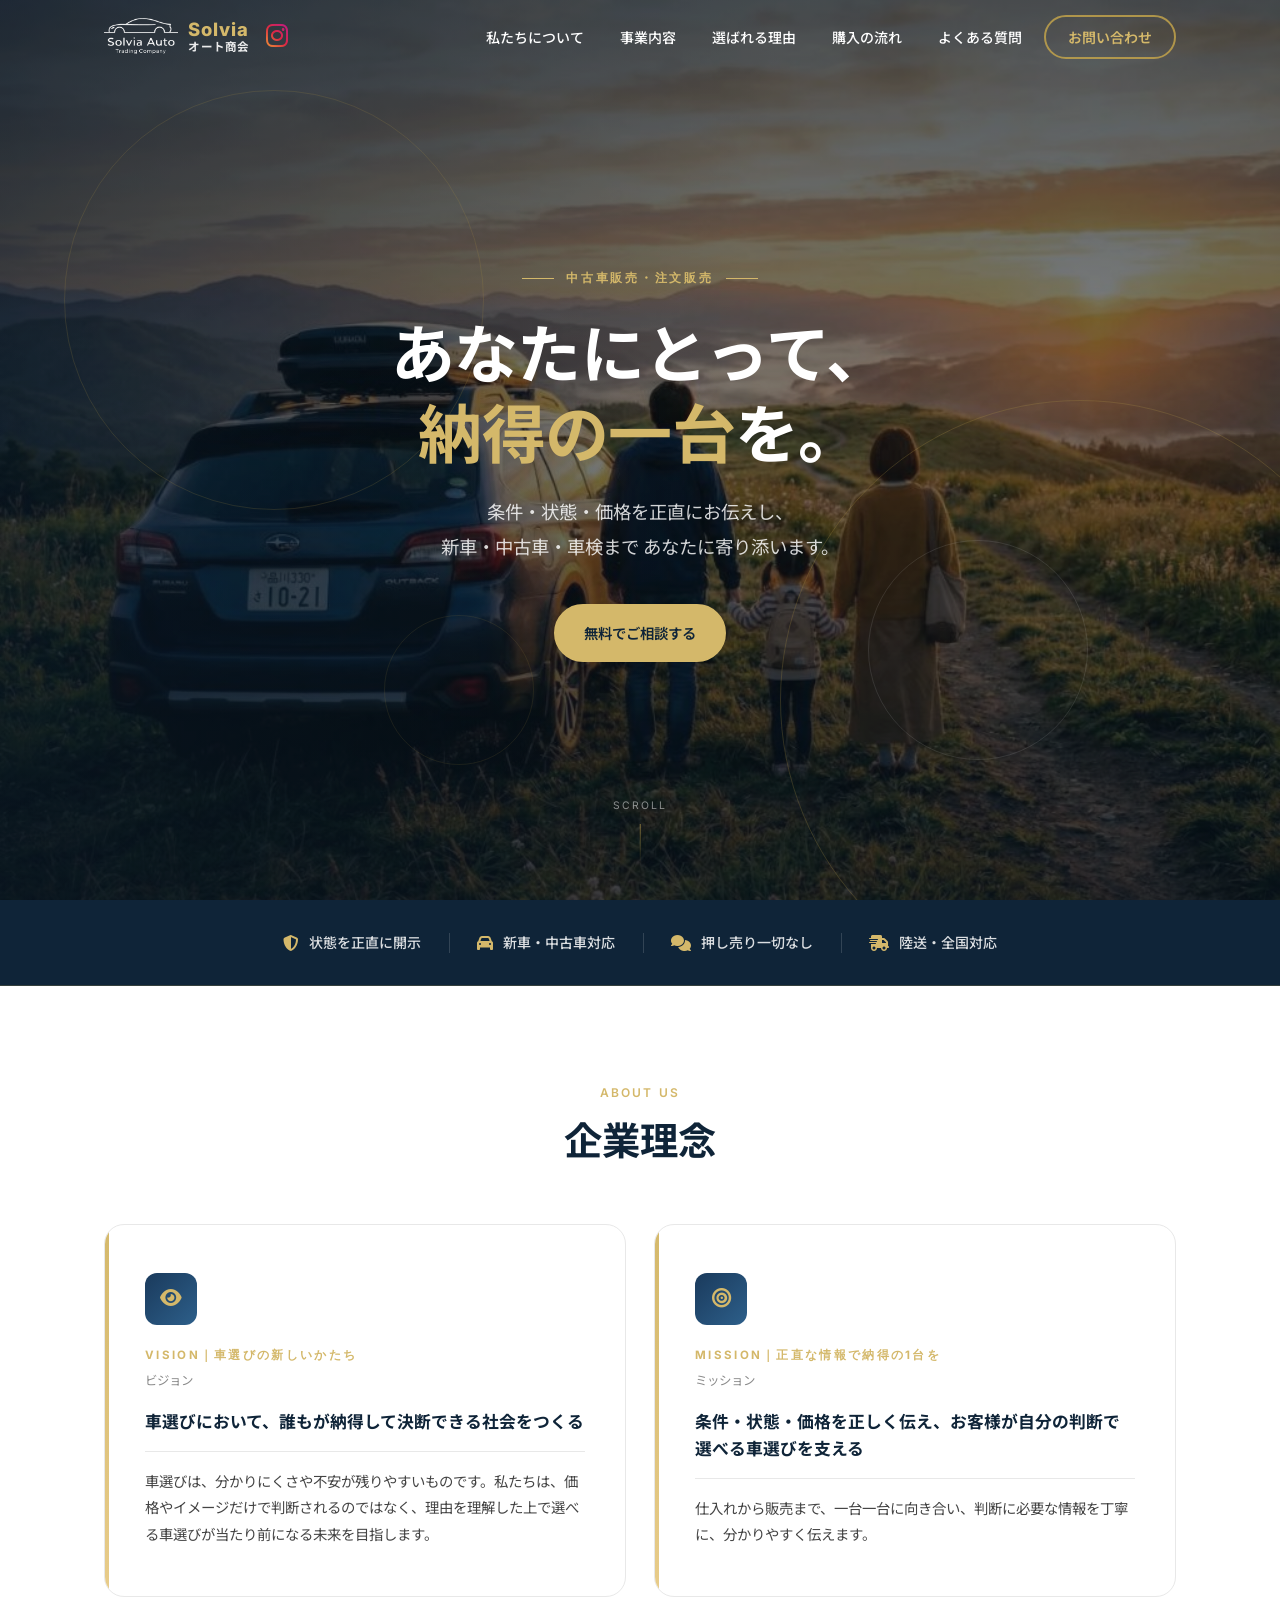
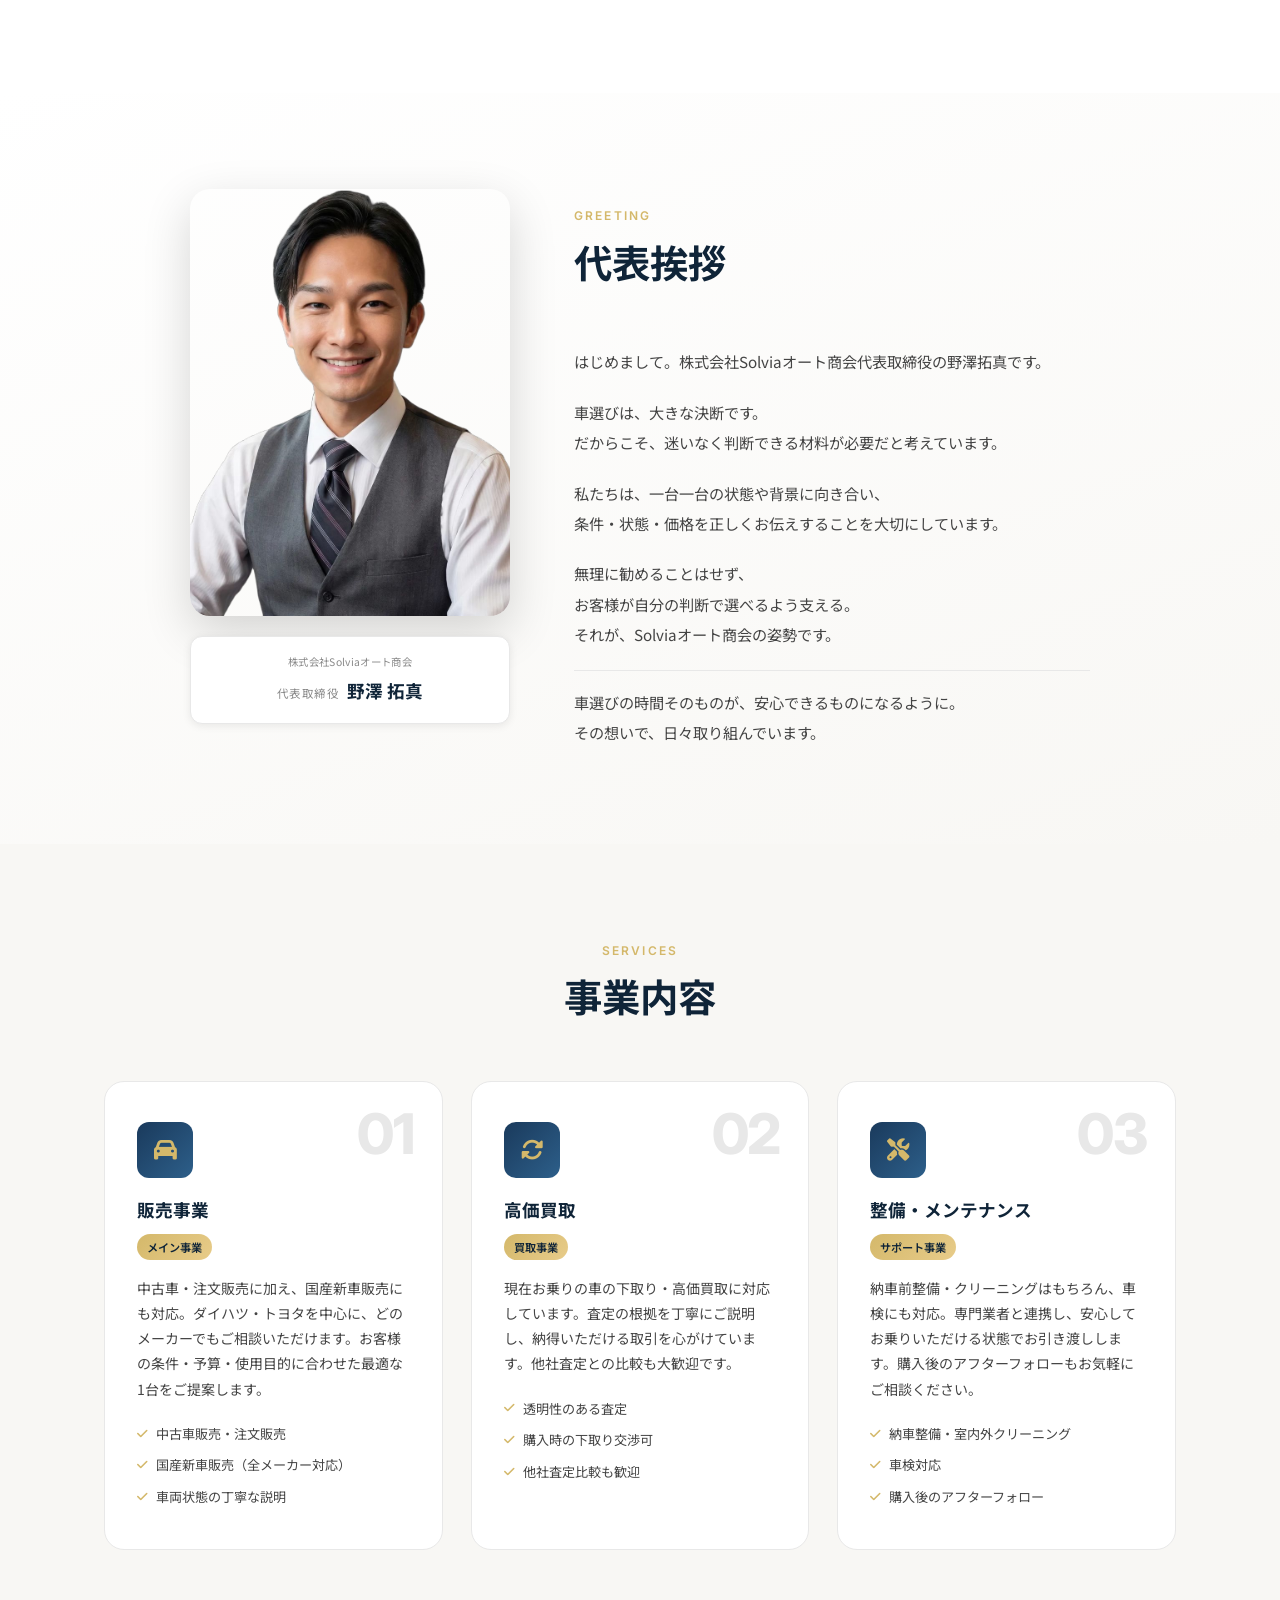
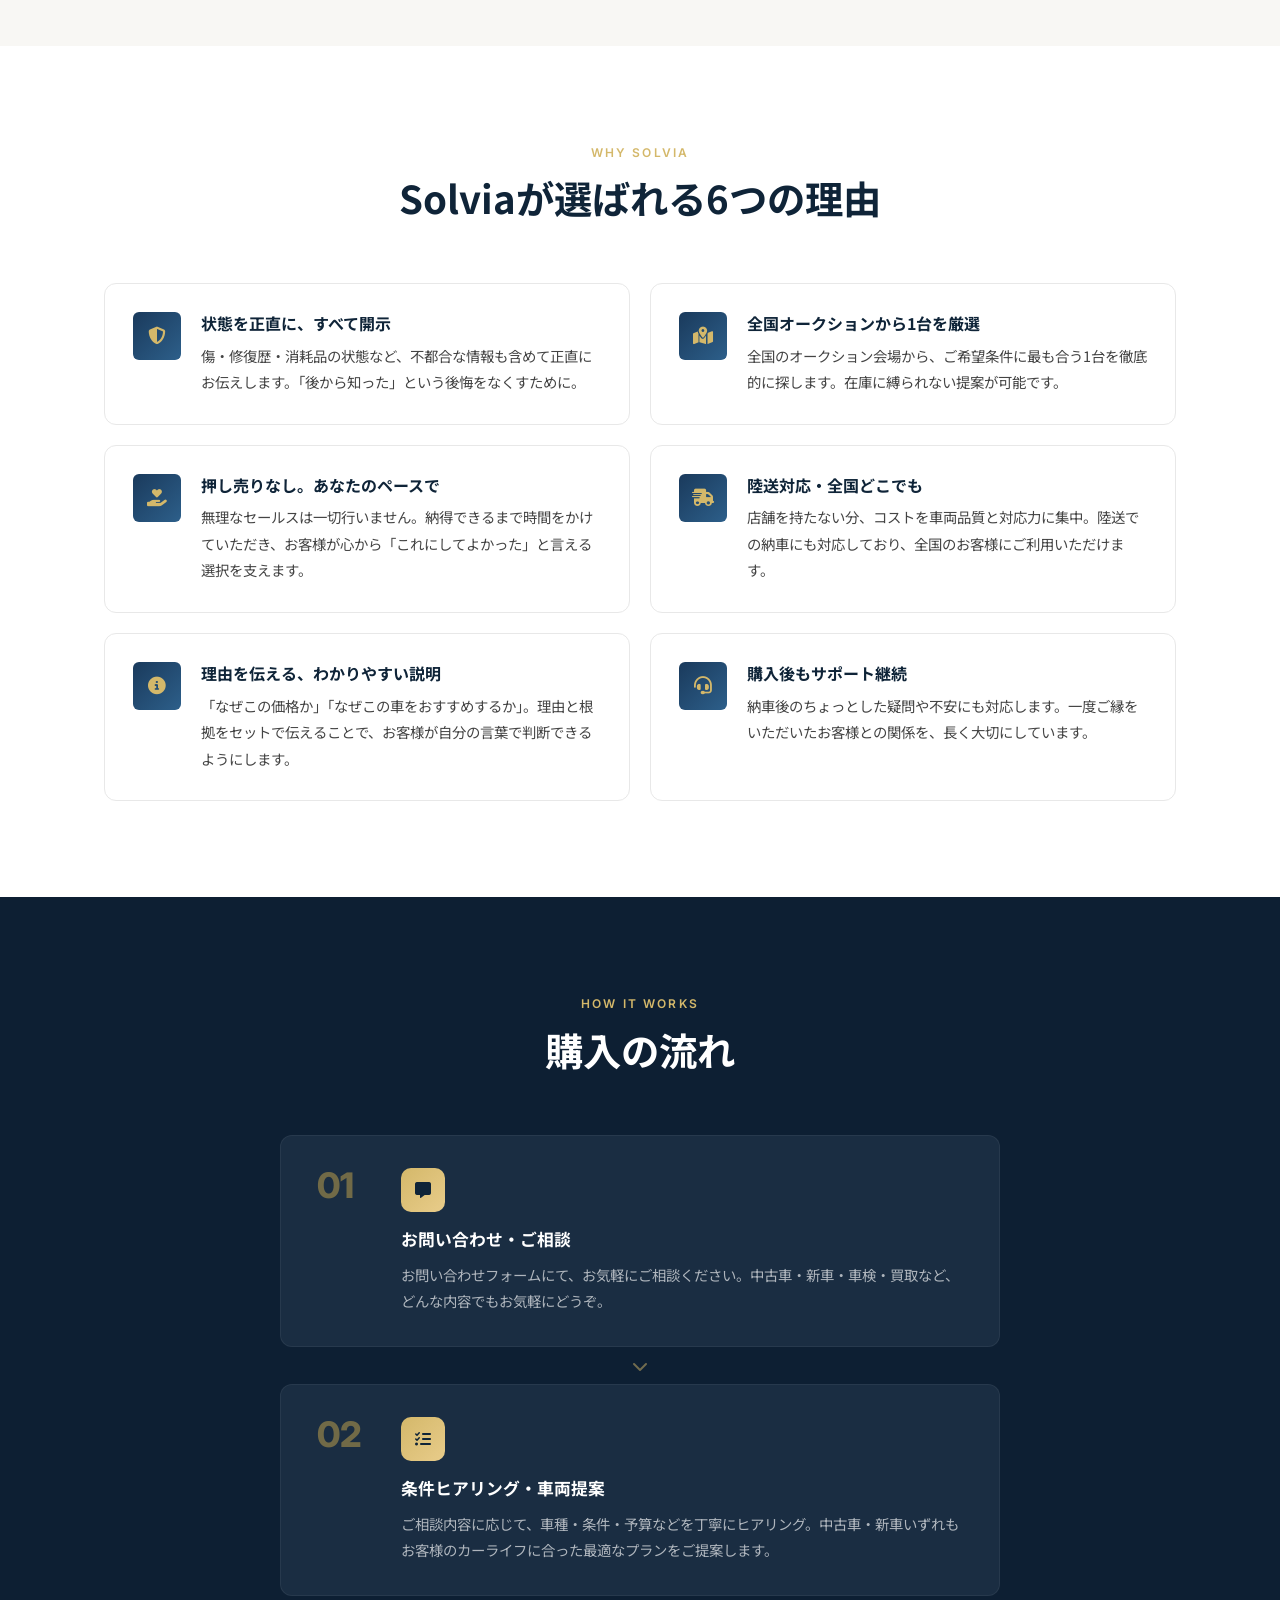
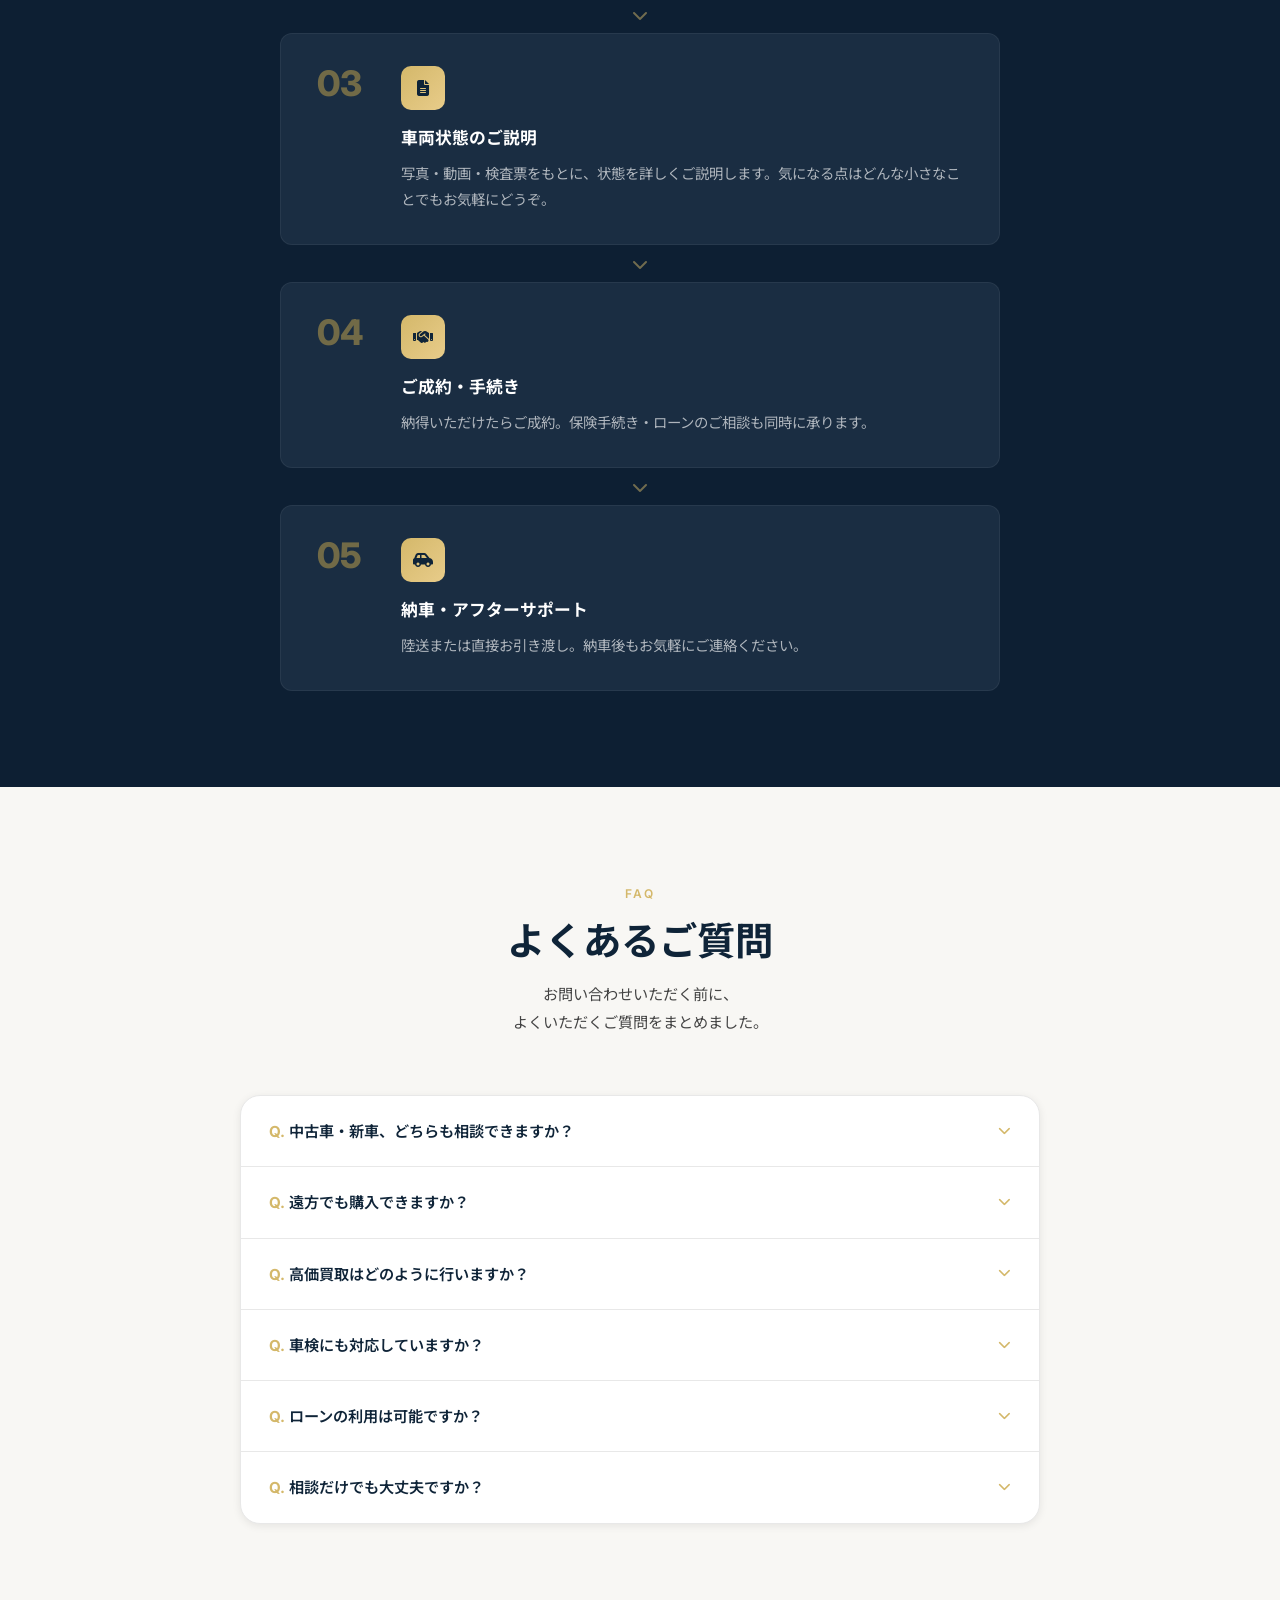
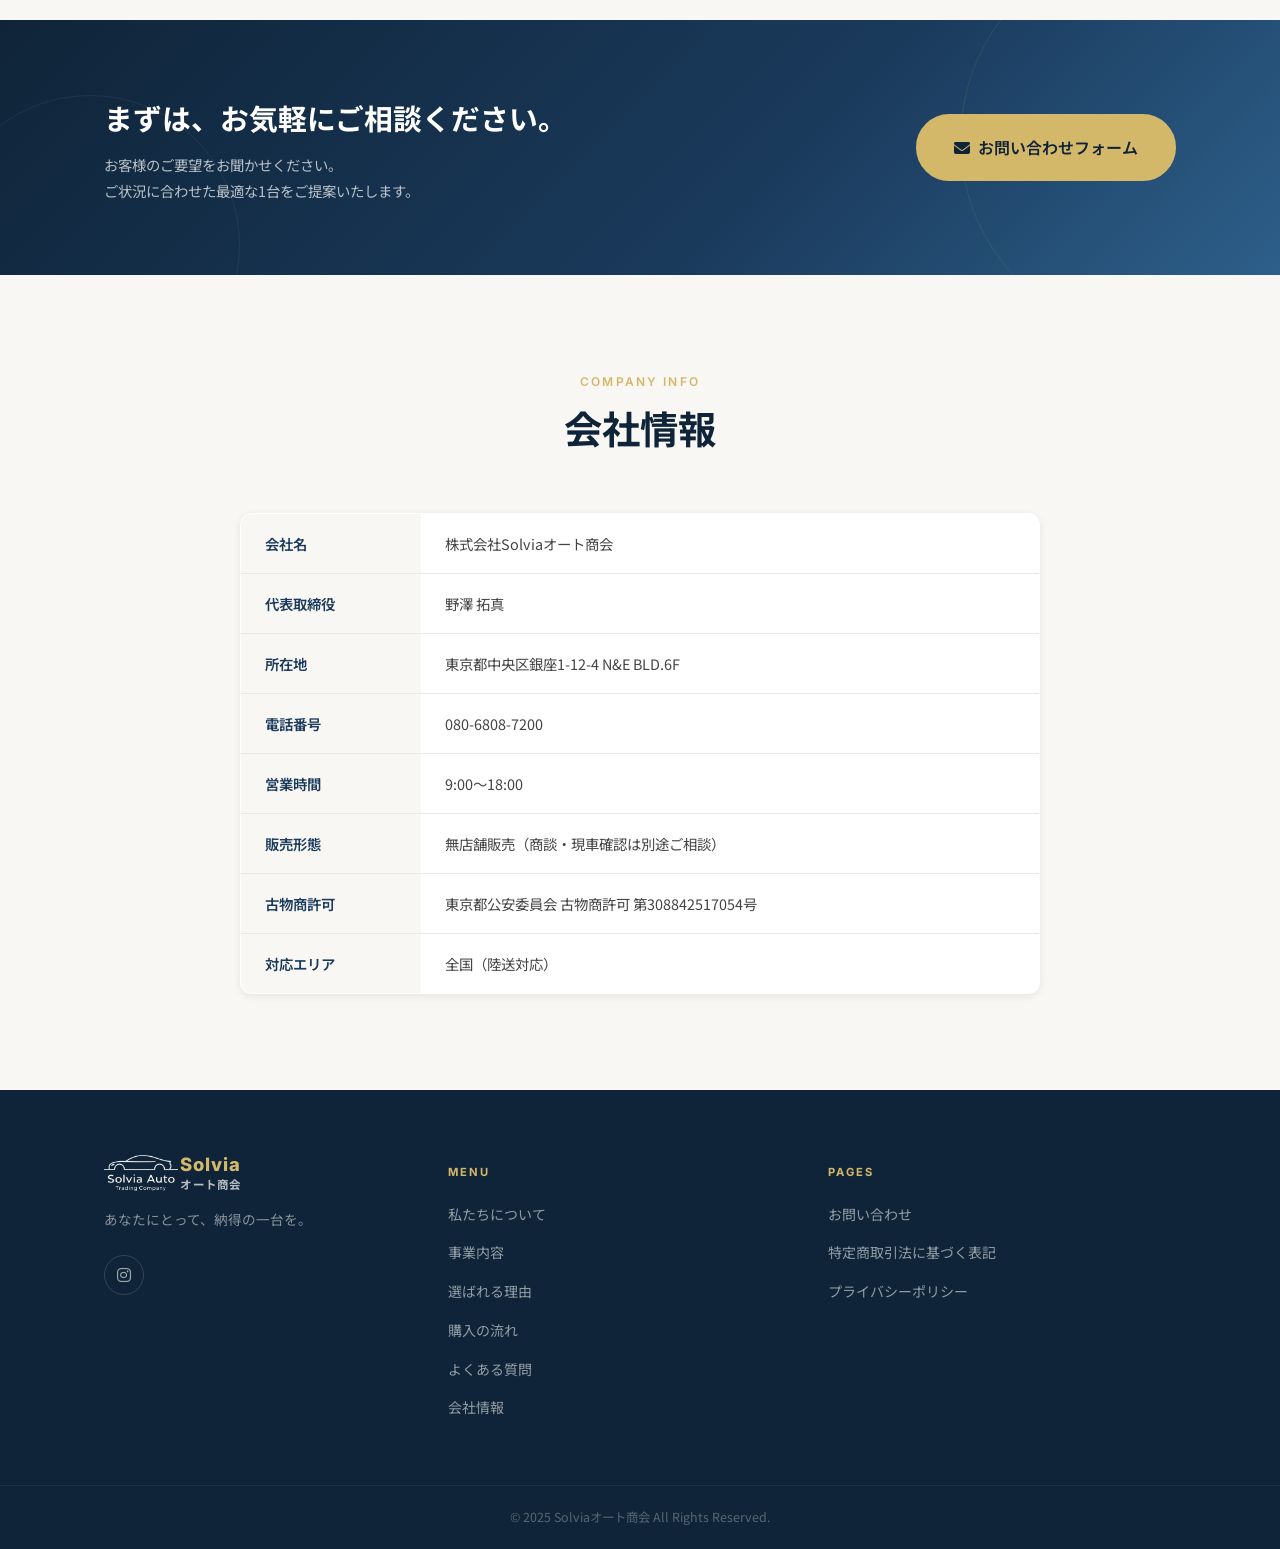
<file: index.html>
<!DOCTYPE html>
<html lang="ja">
<head>
  <meta charset="UTF-8" />
  <meta name="viewport" content="width=device-width, initial-scale=1.0" />
  <!-- Google tag (gtag.js) -->
  <script async src="https://www.googletagmanager.com/gtag/js?id=G-XW64LCCB7M"></script>
  <script>
    window.dataLayer = window.dataLayer || [];
    function gtag(){dataLayer.push(arguments);}
    gtag('js', new Date());
    gtag('config', 'G-XW64LCCB7M');
  </script>
  <title>中古車・新車販売・車検・高価買取｜株式会社Solviaオート商会【東京・全国対応】</title>
  <meta name="description" content="東京発、全国対応の自動車販売店。中古車・国産新車の販売、高価買取、車検まで幅広く対応。押し売りなし・正直な情報開示で、納得できる1台をご提案します。" />

  <!-- ▼ canonical -->
  <link rel="canonical" href="https://www.solviainfo.jp/index.html" />

  <!-- ▼ OGP（SNS・LINEシェア用） -->
  <meta property="og:type" content="website" />
  <meta property="og:site_name" content="株式会社Solviaオート商会" />
  <meta property="og:title" content="中古車・新車販売・車検・高価買取｜株式会社Solviaオート商会【東京・全国対応】" />
  <meta property="og:description" content="東京発、全国対応の自動車販売店。中古車・国産新車の販売、高価買取、車検まで幅広く対応。押し売りなし・正直な情報開示で、納得できる1台をご提案します。" />
  <meta property="og:url" content="https://www.solviainfo.jp/index.html" />
  <meta property="og:image" content="https://www.solviainfo.jp/images/ogp.png" />
  <meta property="og:locale" content="ja_JP" />

  <!-- ▼ Twitterカード -->
  <meta name="twitter:card" content="summary_large_image" />
  <meta name="twitter:title" content="中古車・新車販売・車検・高価買取｜株式会社Solviaオート商会【東京・全国対応】" />
  <meta name="twitter:description" content="東京発、全国対応の自動車販売店。中古車・国産新車の販売、高価買取、車検まで幅広く対応。押し売りなし・正直な情報開示で、納得できる1台をご提案します。" />
  <meta name="twitter:image" content="https://www.solviainfo.jp/images/ogp.png" />

  <!-- ▼ 構造化データ（JSON-LD / LocalBusiness） -->
  <script type="application/ld+json">
  {
    "@context": "https://schema.org",
    "@type": "AutoDealer",
    "name": "株式会社Solviaオート商会",
    "alternateName": "Solviaオート商会",
    "url": "https://www.solviainfo.jp/",
    "logo": "https://www.solviainfo.jp/images/logo-black.png",
    "image": "https://www.solviainfo.jp/images/hero-bg-pc.webp",
    "description": "東京発、全国対応の自動車販売店。中古車・国産新車の販売、高価買取、車検まで幅広く対応。押し売りなし・正直な情報開示で、納得できる1台をご提案します。",
    "address": {
      "@type": "PostalAddress",
      "streetAddress": "銀座1-12-4 N&E BLD.6F",
      "addressLocality": "中央区",
      "addressRegion": "東京都",
      "postalCode": "104-0061",
      "addressCountry": "JP"
    },
    "geo": {
      "@type": "GeoCoordinates",
      "latitude": 35.6716,
      "longitude": 139.7660
    },
    "sameAs": [
      "https://www.instagram.com/solviaauto.official/"
    ],
    "priceRange": "¥¥",
    "currenciesAccepted": "JPY",
    "paymentAccepted": "現金, 銀行振込",
    "areaServed": [
      { "@type": "Place", "name": "東京都" },
      { "@type": "Place", "name": "神奈川県" },
      { "@type": "Place", "name": "埼玉県" },
      { "@type": "Place", "name": "千葉県" },
      { "@type": "Place", "name": "全国（陸送対応）" }
    ],
    "hasOfferCatalog": {
      "@type": "OfferCatalog",
      "name": "サービス一覧",
      "itemListElement": [
        { "@type": "Offer", "itemOffered": { "@type": "Service", "name": "中古車販売" } },
        { "@type": "Offer", "itemOffered": { "@type": "Service", "name": "注文販売" } },
        { "@type": "Offer", "itemOffered": { "@type": "Service", "name": "国産新車販売" } },
        { "@type": "Offer", "itemOffered": { "@type": "Service", "name": "高価買取" } },
        { "@type": "Offer", "itemOffered": { "@type": "Service", "name": "車検" } }
      ]
    }
  }
  </script>

  <!-- ▼ 構造化データ（JSON-LD / FAQPage） -->
  <script type="application/ld+json">
  {
    "@context": "https://schema.org",
    "@type": "FAQPage",
    "mainEntity": [
      {
        "@type": "Question",
        "name": "中古車・新車、どちらも相談できますか？",
        "acceptedAnswer": {
          "@type": "Answer",
          "text": "はい、どちらもご相談いただけます。中古車は全国オークションから条件に合う1台をご提案し、新車はダイハツ・トヨタを中心に全メーカーに対応しています。まずはご希望の車種・予算・使用目的などをお聞かせください。"
        }
      },
      {
        "@type": "Question",
        "name": "遠方でも購入できますか？",
        "acceptedAnswer": {
          "@type": "Answer",
          "text": "はい、全国どこでも陸送での納車に対応しています。陸送費用は距離によって異なりますので、ご相談の際に別途お見積もりをご案内します。"
        }
      },
      {
        "@type": "Question",
        "name": "高価買取はどのように行いますか？",
        "acceptedAnswer": {
          "@type": "Answer",
          "text": "現在お乗りの車の状態・年式・走行距離などをお聞きし、丁寧に査定いたします。査定の根拠も明確にご説明しますので、他社との比較も大歓迎です。新しい車のご購入と合わせてご相談いただくことも可能です。"
        }
      },
      {
        "@type": "Question",
        "name": "車検にも対応していますか？",
        "acceptedAnswer": {
          "@type": "Answer",
          "text": "はい、対応しております。提携の整備業者と連携し、車検をご依頼いただけます。購入した車はもちろん、現在お乗りの車の車検もお気軽にご相談ください。費用や期間については、お問い合わせ時に詳しくご案内します。"
        }
      },
      {
        "@type": "Question",
        "name": "ローンの利用は可能ですか？",
        "acceptedAnswer": {
          "@type": "Answer",
          "text": "現在、当社でのローンのお取り扱いはございません。お支払いは現金またはお客様ご自身でご用意いただいたローンにてお願いしております。資金計画についてもお気軽にご相談ください。"
        }
      },
      {
        "@type": "Question",
        "name": "相談だけでも大丈夫ですか？",
        "acceptedAnswer": {
          "@type": "Answer",
          "text": "もちろんです。「まだ購入を決めていない」「どんな車が合うかわからない」という段階でも大歓迎です。無理な売り込みは一切しませんので、お気軽にご相談ください。"
        }
      }
    ]
  }
  </script>

  <link rel="stylesheet" href="css/style.css" />
  <link rel="preconnect" href="https://fonts.googleapis.com" />
  <link rel="preconnect" href="https://fonts.gstatic.com" crossorigin />
  <link href="https://fonts.googleapis.com/css2?family=Noto+Sans+JP:wght@300;400;500;700&family=Inter:wght@300;400;500;600;700;800&display=swap" rel="stylesheet" />
  <link rel="stylesheet" href="https://cdn.jsdelivr.net/npm/@fortawesome/fontawesome-free@6.4.0/css/all.min.css" />
</head>
<body>

  <!-- ========== HEADER / NAV ========== -->
  <header class="header" id="header">
    <div class="header__inner">
      <div class="header__left">
        <a href="index.html" class="header__logo">
          <img src="images/logo-white.png" class="logo-img logo-img--white" alt="株式会社Solviaオート商会｜中古車販売・注文販売">
          <img src="images/logo-black.png" class="logo-img logo-img--black" alt="株式会社Solviaオート商会｜中古車販売・注文販売">
          <span class="logo-text">
            <span class="logo-solvia">Solvia</span>
            <span class="logo-auto">オート商会</span>
          </span>
        </a>
        <a href="https://www.instagram.com/solviaauto.official/" class="header__sns" target="_blank" rel="noopener noreferrer" aria-label="Instagram">
          <i class="fab fa-instagram"></i>
        </a>
      </div>
      <nav class="header__nav" id="nav">
        <ul class="nav__list">
          <li><a href="#about" class="nav__link">私たちについて</a></li>
          <li><a href="#services" class="nav__link">事業内容</a></li>
          <li><a href="#features" class="nav__link">選ばれる理由</a></li>
          <li><a href="#flow" class="nav__link">購入の流れ</a></li>
          <li><a href="#faq" class="nav__link">よくある質問</a></li>
          <li><a href="contact.html" class="nav__btn">お問い合わせ</a></li>
        </ul>
      </nav>
      <button class="hamburger" id="hamburger" aria-label="メニューを開く">
        <span></span><span></span><span></span>
      </button>
    </div>
  </header>

  <!-- ========== HERO ========== -->
  <section class="hero" id="top">
    <div class="hero__bg">
      <img src="images/hero-bg-pc.webp" alt="納得の1台を家族と選ぶ｜株式会社Solviaオート商会" class="hero__bg-img" id="heroBgImg" />
      <div class="hero__overlay"></div>
    </div>
    <!-- シャボン玉リング -->
    <div class="hero__bubble hero__bubble--1"></div>
    <div class="hero__bubble hero__bubble--2"></div>
    <div class="hero__bubble hero__bubble--3"></div>
    <div class="hero__content">
      <p class="hero__eyebrow" data-aos="fade-up">中古車販売・注文販売</p>
      <h1 class="hero__title" data-aos="fade-up" data-aos-delay="100">
        あなたにとって、<br /><span class="hero__title--accent">納得の一台</span>を。
      </h1>
      <p class="hero__sub" data-aos="fade-up" data-aos-delay="200">
        条件・状態・価格を正直にお伝えし、<br class="br-sp" />
        新車・中古車・車検まで あなたに寄り添います。
      </p>
      <div class="hero__cta" data-aos="fade-up" data-aos-delay="300">
        <a href="contact.html" class="btn btn--primary">無料でご相談する</a>
      </div>
    </div>
    <div class="hero__scroll">
      <span>SCROLL</span>
      <div class="hero__scroll-line"></div>
    </div>
  </section>

  <!-- ========== TRUST BAR ========== -->
  <section class="trustbar">
    <div class="container">
      <ul class="trustbar__list">
        <li class="trustbar__item">
          <i class="fa-solid fa-shield-halved"></i>
          <span>状態を正直に開示</span>
        </li>
        <li class="trustbar__item">
          <i class="fa-solid fa-car"></i>
          <span>新車・中古車対応</span>
        </li>
        <li class="trustbar__item">
          <i class="fa-solid fa-comments"></i>
          <span>押し売り一切なし</span>
        </li>
        <li class="trustbar__item">
          <i class="fa-solid fa-truck-fast"></i>
          <span>陸送・全国対応</span>
        </li>
      </ul>
    </div>
  </section>

  <!-- ========== ABOUT / PHILOSOPHY ========== -->
  <section class="about section" id="about">
    <div class="container">
      <div class="section__header" data-aos="fade-up">
        <p class="section__label">ABOUT US</p>
        <h2 class="section__title">企業理念</h2>
      </div>
      <div class="philosophy">
        <div class="philosophy__card" data-aos="fade-up" data-aos-delay="0">
          <div class="philosophy__icon"><i class="fa-solid fa-eye"></i></div>
          <h3 class="philosophy__head">VISION｜車選びの新しいかたち</h3>
          <p class="philosophy__sub">ビジョン</p>
          <p class="philosophy__text">
            車選びにおいて、誰もが納得して決断できる社会をつくる
          </p>
          <p class="philosophy__desc">
            車選びは、分かりにくさや不安が残りやすいものです。私たちは、価格やイメージだけで判断されるのではなく、理由を理解した上で選べる車選びが当たり前になる未来を目指します。
          </p>
        </div>
        <div class="philosophy__card" data-aos="fade-up" data-aos-delay="100">
          <div class="philosophy__icon"><i class="fa-solid fa-bullseye"></i></div>
          <h3 class="philosophy__head">MISSION｜正直な情報で納得の1台を</h3>
          <p class="philosophy__sub">ミッション</p>
          <p class="philosophy__text">
            条件・状態・価格を正しく伝え、お客様が自分の判断で選べる車選びを支える
          </p>
          <p class="philosophy__desc">
            仕入れから販売まで、一台一台に向き合い、判断に必要な情報を丁寧に、分かりやすく伝えます。
          </p>
        </div>
      </div>
    </div>
  </section>

  <!-- ========== GREETING ========== -->
  <section class="greeting section" id="greeting">
    <div class="container">
      <div class="greeting__inner">
        <div class="greeting__image" data-aos="fade-right">
          <img src="images/ceo-nozawa-v2.png" alt="代表取締役 野澤拓真｜株式会社Solviaオート商会" class="greeting__photo">
          <div class="greeting__name-card">
            <p class="greeting__company">株式会社Solviaオート商会</p>
            <p class="greeting__name"><span class="greeting__role">代表取締役</span> 野澤 拓真</p>
          </div>
        </div>
        <div class="greeting__body" data-aos="fade-left" data-aos-delay="100">
          <div class="section__header section__header--left">
            <p class="section__label">GREETING</p>
            <h2 class="section__title">代表挨拶</h2>
          </div>
          <p class="greeting__text">
            はじめまして。株式会社Solviaオート商会代表取締役の野澤拓真です。
          </p>
          <p class="greeting__text">
            車選びは、大きな決断です。<br />
            だからこそ、迷いなく判断できる材料が必要だと考えています。
          </p>
          <p class="greeting__text">
            私たちは、一台一台の状態や背景に向き合い、<br />
            条件・状態・価格を正しくお伝えすることを大切にしています。
          </p>
          <p class="greeting__text">
            無理に勧めることはせず、<br />
            お客様が自分の判断で選べるよう支える。<br />
            それが、Solviaオート商会の姿勢です。
          </p>
          <p class="greeting__text greeting__text--last">
            車選びの時間そのものが、安心できるものになるように。<br />
            その想いで、日々取り組んでいます。
          </p>
        </div>
      </div>
    </div>
  </section>

  <!-- ========== SERVICES ========== -->
  <section class="services section section--gray" id="services">
    <div class="container">
      <div class="section__header" data-aos="fade-up">
        <p class="section__label">SERVICES</p>
        <h2 class="section__title">事業内容</h2>
      </div>
      <div class="services__grid">

        <div class="service-card" data-aos="fade-up" data-aos-delay="0">
          <div class="service-card__num">01</div>
          <div class="service-card__icon"><i class="fa-solid fa-car"></i></div>
          <h3 class="service-card__title">販売事業</h3>
          <p class="service-card__badge">メイン事業</p>
          <p class="service-card__text">
            中古車・注文販売に加え、国産新車販売にも対応。ダイハツ・トヨタを中心に、どのメーカーでもご相談いただけます。お客様の条件・予算・使用目的に合わせた最適な1台をご提案します。
          </p>
          <ul class="service-card__list">
            <li><i class="fa-solid fa-check"></i> 中古車販売・注文販売</li>
            <li><i class="fa-solid fa-check"></i> 国産新車販売（全メーカー対応）</li>
            <li><i class="fa-solid fa-check"></i> 車両状態の丁寧な説明</li>
          </ul>
        </div>

        <div class="service-card" data-aos="fade-up" data-aos-delay="100">
          <div class="service-card__num">02</div>
          <div class="service-card__icon"><i class="fa-solid fa-rotate"></i></div>
          <h3 class="service-card__title">高価買取</h3>
          <p class="service-card__badge">買取事業</p>
          <p class="service-card__text">
            現在お乗りの車の下取り・高価買取に対応しています。査定の根拠を丁寧にご説明し、納得いただける取引を心がけています。他社査定との比較も大歓迎です。
          </p>
          <ul class="service-card__list">
            <li><i class="fa-solid fa-check"></i> 透明性のある査定</li>
            <li><i class="fa-solid fa-check"></i> 購入時の下取り交渉可</li>
            <li><i class="fa-solid fa-check"></i> 他社査定比較も歓迎</li>
          </ul>
        </div>

        <div class="service-card" data-aos="fade-up" data-aos-delay="200">
          <div class="service-card__num">03</div>
          <div class="service-card__icon"><i class="fa-solid fa-screwdriver-wrench"></i></div>
          <h3 class="service-card__title">整備・メンテナンス</h3>
          <p class="service-card__badge">サポート事業</p>
          <p class="service-card__text">
            納車前整備・クリーニングはもちろん、車検にも対応。専門業者と連携し、安心してお乗りいただける状態でお引き渡しします。購入後のアフターフォローもお気軽にご相談ください。
          </p>
          <ul class="service-card__list">
            <li><i class="fa-solid fa-check"></i> 納車整備・室内外クリーニング</li>
            <li><i class="fa-solid fa-check"></i> 車検対応</li>
            <li><i class="fa-solid fa-check"></i> 購入後のアフターフォロー</li>
          </ul>
        </div>

      </div>
    </div>
  </section>

  <!-- ========== FEATURES / USP ========== -->
  <section class="features section" id="features">
    <div class="container">
      <div class="section__header" data-aos="fade-up">
        <p class="section__label">WHY SOLVIA</p>
        <h2 class="section__title">Solviaが選ばれる<br class="sp-only">6つの理由</h2>
      </div>
      <div class="features__grid">

        <div class="feature-item" data-aos="fade-up" data-aos-delay="0">
          <div class="feature-item__icon-wrap">
            <i class="fa-solid fa-shield-halved"></i>
          </div>
          <div class="feature-item__body">
            <h3 class="feature-item__title">状態を正直に、すべて開示</h3>
            <p class="feature-item__text">
              傷・修復歴・消耗品の状態など、不都合な情報も含めて正直にお伝えします。「後から知った」という後悔をなくすために。
            </p>
          </div>
        </div>

        <div class="feature-item" data-aos="fade-up" data-aos-delay="100">
          <div class="feature-item__icon-wrap">
            <i class="fa-solid fa-map-location-dot"></i>
          </div>
          <div class="feature-item__body">
            <h3 class="feature-item__title">全国オークションから1台を厳選</h3>
            <p class="feature-item__text">
              全国のオークション会場から、ご希望条件に最も合う1台を徹底的に探します。在庫に縛られない提案が可能です。
            </p>
          </div>
        </div>

        <div class="feature-item" data-aos="fade-up" data-aos-delay="200">
          <div class="feature-item__icon-wrap">
            <i class="fa-solid fa-hand-holding-heart"></i>
          </div>
          <div class="feature-item__body">
            <h3 class="feature-item__title">押し売りなし。あなたのペースで</h3>
            <p class="feature-item__text">
              無理なセールスは一切行いません。納得できるまで時間をかけていただき、お客様が心から「これにしてよかった」と言える選択を支えます。
            </p>
          </div>
        </div>

        <div class="feature-item" data-aos="fade-up" data-aos-delay="300">
          <div class="feature-item__icon-wrap">
            <i class="fa-solid fa-truck-fast"></i>
          </div>
          <div class="feature-item__body">
            <h3 class="feature-item__title">陸送対応・全国どこでも</h3>
            <p class="feature-item__text">
              店舗を持たない分、コストを車両品質と対応力に集中。陸送での納車にも対応しており、全国のお客様にご利用いただけます。
            </p>
          </div>
        </div>

        <div class="feature-item" data-aos="fade-up" data-aos-delay="0">
          <div class="feature-item__icon-wrap">
            <i class="fa-solid fa-circle-info"></i>
          </div>
          <div class="feature-item__body">
            <h3 class="feature-item__title">理由を伝える、わかりやすい説明</h3>
            <p class="feature-item__text">
              「なぜこの価格か」「なぜこの車をおすすめするか」。理由と根拠をセットで伝えることで、お客様が自分の言葉で判断できるようにします。
            </p>
          </div>
        </div>

        <div class="feature-item" data-aos="fade-up" data-aos-delay="100">
          <div class="feature-item__icon-wrap">
            <i class="fa-solid fa-headset"></i>
          </div>
          <div class="feature-item__body">
            <h3 class="feature-item__title">購入後もサポート継続</h3>
            <p class="feature-item__text">
              納車後のちょっとした疑問や不安にも対応します。一度ご縁をいただいたお客様との関係を、長く大切にしています。
            </p>
          </div>
        </div>

      </div>
    </div>
  </section>

  <!-- ========== FLOW ========== -->
  <section class="flow section section--dark" id="flow">
    <div class="container">
      <div class="section__header" data-aos="fade-up">
        <p class="section__label">HOW IT WORKS</p>
        <h2 class="section__title section__title--light">購入の流れ</h2>
      </div>
      <div class="flow__steps">

        <div class="flow__step" data-aos="fade-up" data-aos-delay="0">
          <div class="flow__step-num">01</div>
          <div class="flow__step-body">
            <div class="flow__step-icon"><i class="fa-solid fa-message"></i></div>
            <h3 class="flow__step-title">お問い合わせ・ご相談</h3>
            <p class="flow__step-text">お問い合わせフォームにて、お気軽にご相談ください。中古車・新車・車検・買取など、どんな内容でもお気軽にどうぞ。</p>
          </div>
        </div>

        <div class="flow__connector"><i class="fa-solid fa-chevron-down"></i></div>

        <div class="flow__step" data-aos="fade-up" data-aos-delay="100">
          <div class="flow__step-num">02</div>
          <div class="flow__step-body">
            <div class="flow__step-icon"><i class="fa-solid fa-list-check"></i></div>
            <h3 class="flow__step-title">条件ヒアリング・車両提案</h3>
            <p class="flow__step-text">ご相談内容に応じて、車種・条件・予算などを丁寧にヒアリング。中古車・新車いずれもお客様のカーライフに合った最適なプランをご提案します。</p>
          </div>
        </div>

        <div class="flow__connector"><i class="fa-solid fa-chevron-down"></i></div>

        <div class="flow__step" data-aos="fade-up" data-aos-delay="200">
          <div class="flow__step-num">03</div>
          <div class="flow__step-body">
            <div class="flow__step-icon"><i class="fa-solid fa-file-lines"></i></div>
            <h3 class="flow__step-title">車両状態のご説明</h3>
            <p class="flow__step-text">写真・動画・検査票をもとに、状態を詳しくご説明します。気になる点はどんな小さなことでもお気軽にどうぞ。</p>
          </div>
        </div>

        <div class="flow__connector"><i class="fa-solid fa-chevron-down"></i></div>

        <div class="flow__step" data-aos="fade-up" data-aos-delay="300">
          <div class="flow__step-num">04</div>
          <div class="flow__step-body">
            <div class="flow__step-icon"><i class="fa-solid fa-handshake"></i></div>
            <h3 class="flow__step-title">ご成約・手続き</h3>
            <p class="flow__step-text">納得いただけたらご成約。保険手続き・ローンのご相談も同時に承ります。</p>
          </div>
        </div>

        <div class="flow__connector"><i class="fa-solid fa-chevron-down"></i></div>

        <div class="flow__step" data-aos="fade-up" data-aos-delay="400">
          <div class="flow__step-num">05</div>
          <div class="flow__step-body">
            <div class="flow__step-icon"><i class="fa-solid fa-car-side"></i></div>
            <h3 class="flow__step-title">納車・アフターサポート</h3>
            <p class="flow__step-text">陸送または直接お引き渡し。納車後もお気軽にご連絡ください。</p>
          </div>
        </div>

      </div>
    </div>
  </section>

  <!-- ========== FAQ ========== -->
  <section class="faq section section--gray" id="faq">
    <div class="container">
      <div class="section__header" data-aos="fade-up">
        <p class="section__label">FAQ</p>
        <h2 class="section__title">よくあるご質問</h2>
        <p class="section__desc">お問い合わせいただく前に、<br>よくいただくご質問をまとめました。</p>
      </div>
      <div class="faq__list" data-aos="fade-up">

        <div class="faq__item">
          <button class="faq__question" aria-expanded="false">
            <span>中古車・新車、どちらも相談できますか？</span>
            <i class="fa-solid fa-chevron-down faq__icon"></i>
          </button>
          <div class="faq__answer">
            <p>はい、どちらもご相談いただけます。中古車は全国オークションから条件に合う1台をご提案し、新車はダイハツ・トヨタを中心に全メーカーに対応しています。まずはご希望の車種・予算・使用目的などをお聞かせください。</p>
          </div>
        </div>

        <div class="faq__item">
          <button class="faq__question" aria-expanded="false">
            <span>遠方でも購入できますか？</span>
            <i class="fa-solid fa-chevron-down faq__icon"></i>
          </button>
          <div class="faq__answer">
            <p>はい、全国どこでも陸送での納車に対応しています。陸送費用は距離によって異なりますので、ご相談の際に別途お見積もりをご案内します。</p>
          </div>
        </div>

        <div class="faq__item">
          <button class="faq__question" aria-expanded="false">
            <span>高価買取はどのように行いますか？</span>
            <i class="fa-solid fa-chevron-down faq__icon"></i>
          </button>
          <div class="faq__answer">
            <p>現在お乗りの車の状態・年式・走行距離などをお聞きし、丁寧に査定いたします。査定の根拠も明確にご説明しますので、他社との比較も大歓迎です。新しい車のご購入と合わせてご相談いただくことも可能です。</p>
          </div>
        </div>

        <div class="faq__item">
          <button class="faq__question" aria-expanded="false">
            <span>車検にも対応していますか？</span>
            <i class="fa-solid fa-chevron-down faq__icon"></i>
          </button>
          <div class="faq__answer">
            <p>はい、対応しております。提携の整備業者と連携し、車検をご依頼いただけます。購入した車はもちろん、現在お乗りの車の車検もお気軽にご相談ください。費用や期間については、お問い合わせ時に詳しくご案内します。</p>
          </div>
        </div>

        <div class="faq__item">
          <button class="faq__question" aria-expanded="false">
            <span>ローンの利用は可能ですか？</span>
            <i class="fa-solid fa-chevron-down faq__icon"></i>
          </button>
          <div class="faq__answer">
            <p>現在、当社でのローンのお取り扱いはございません。お支払いは現金またはお客様ご自身でご用意いただいたローンにてお願いしております。資金計画についてもお気軽にご相談ください。</p>
          </div>
        </div>

        <div class="faq__item">
          <button class="faq__question" aria-expanded="false">
            <span>相談だけでも大丈夫ですか？</span>
            <i class="fa-solid fa-chevron-down faq__icon"></i>
          </button>
          <div class="faq__answer">
            <p>もちろんです。「まだ購入を決めていない」「どんな車が合うかわからない」という段階でも大歓迎です。無理な売り込みは一切しませんので、お気軽にご相談ください。</p>
          </div>
        </div>

      </div>
    </div>
  </section>

  <!-- ========== CTA BANNER ========== -->
  <section class="cta-banner" data-aos="fade-up">
    <div class="container">
      <div class="cta-banner__inner">
        <div class="cta-banner__text">
          <h2 class="cta-banner__title">まずは、お気軽にご相談ください。</h2>
          <p class="cta-banner__sub">お客様のご要望をお聞かせください。<br>ご状況に合わせた最適な1台をご提案いたします。</p>
        </div>
        <div class="cta-banner__btns">
          <a href="contact.html" class="btn btn--primary btn--lg">
            <i class="fa-solid fa-envelope"></i> お問い合わせフォーム
          </a>
        </div>
      </div>
    </div>
  </section>

  <!-- ========== INFO / COMPANY ========== -->
  <section class="company section section--gray" id="company">
    <div class="container">
      <div class="section__header" data-aos="fade-up">
        <p class="section__label">COMPANY INFO</p>
        <h2 class="section__title">会社情報</h2>
      </div>
      <div class="company__inner">
        <table class="company__table" data-aos="fade-up">
          <tbody>
            <tr>
              <th>会社名</th>
              <td>株式会社Solviaオート商会</td>
            </tr>
            <tr>
              <th>代表取締役</th>
              <td>野澤 拓真</td>
            </tr>
            <tr>
              <th>所在地</th>
              <td>東京都中央区銀座1-12-4 N&amp;E BLD.6F</td>
            </tr>
            <tr>
              <th>電話番号</th>
              <td><a href="tel:08068087200" style="color:inherit;">080-6808-7200</a></td>
            </tr>
            <tr>
              <th>営業時間</th>
              <td>9:00〜18:00</td>
            </tr>
            <tr>
              <th>販売形態</th>
              <td>無店舗販売（商談・現車確認は別途ご相談）</td>
            </tr>
            <tr>
              <th>古物商許可</th>
              <td>東京都公安委員会 古物商許可 第308842517054号</td>
            </tr>
            <tr>
              <th>対応エリア</th>
              <td>全国（陸送対応）</td>
            </tr>
          </tbody>
        </table>
      </div>
    </div>
  </section>

  <!-- ========== FOOTER ========== -->
  <footer class="footer">
    <div class="footer__top">
      <div class="container">
        <div class="footer__inner">
          <div class="footer__brand">
            <a href="index.html" class="footer__logo">
              <img src="images/logo-white.png" class="logo-img" alt="株式会社Solviaオート商会｜中古車販売・注文販売">
              <span class="logo-text">
                <span class="logo-solvia">Solvia</span>
                <span class="logo-auto">オート商会</span>
              </span>
            </a>
            <p class="footer__tagline">あなたにとって、納得の一台を。</p>
            <div class="footer__sns">
              <a href="https://www.instagram.com/solviaauto.official/" class="footer__sns-link" aria-label="Instagram" target="_blank" rel="noopener"><i class="fa-brands fa-instagram"></i></a>
            </div>
          </div>
          <nav class="footer__nav">
            <div class="footer__nav-col">
              <p class="footer__nav-head">MENU</p>
              <ul>
                <li><a href="#about">私たちについて</a></li>
                <li><a href="#services">事業内容</a></li>
                <li><a href="#features">選ばれる理由</a></li>
                <li><a href="#flow">購入の流れ</a></li>
                <li><a href="#faq">よくある質問</a></li>
                <li><a href="#company">会社情報</a></li>
              </ul>
            </div>
            <div class="footer__nav-col">
              <p class="footer__nav-head">PAGES</p>
              <ul>
                <li><a href="contact.html">お問い合わせ</a></li>
                <li><a href="tokushoho.html">特定商取引法に基づく表記</a></li>
                <li><a href="privacy.html">プライバシーポリシー</a></li>
              </ul>
            </div>
          </nav>
        </div>
      </div>
    </div>
    <div class="footer__bottom">
      <div class="container">
        <p class="footer__copy">&copy; 2025 Solviaオート商会 All Rights Reserved.</p>
      </div>
    </div>
  </footer>

  <!-- ========== SCROLL TO TOP ========== -->
  <button class="scroll-top" id="scrollTop" aria-label="ページトップへ">
    <i class="fa-solid fa-chevron-up"></i>
  </button>

  <script src="js/main.js"></script>
</body>
</html>
</file>
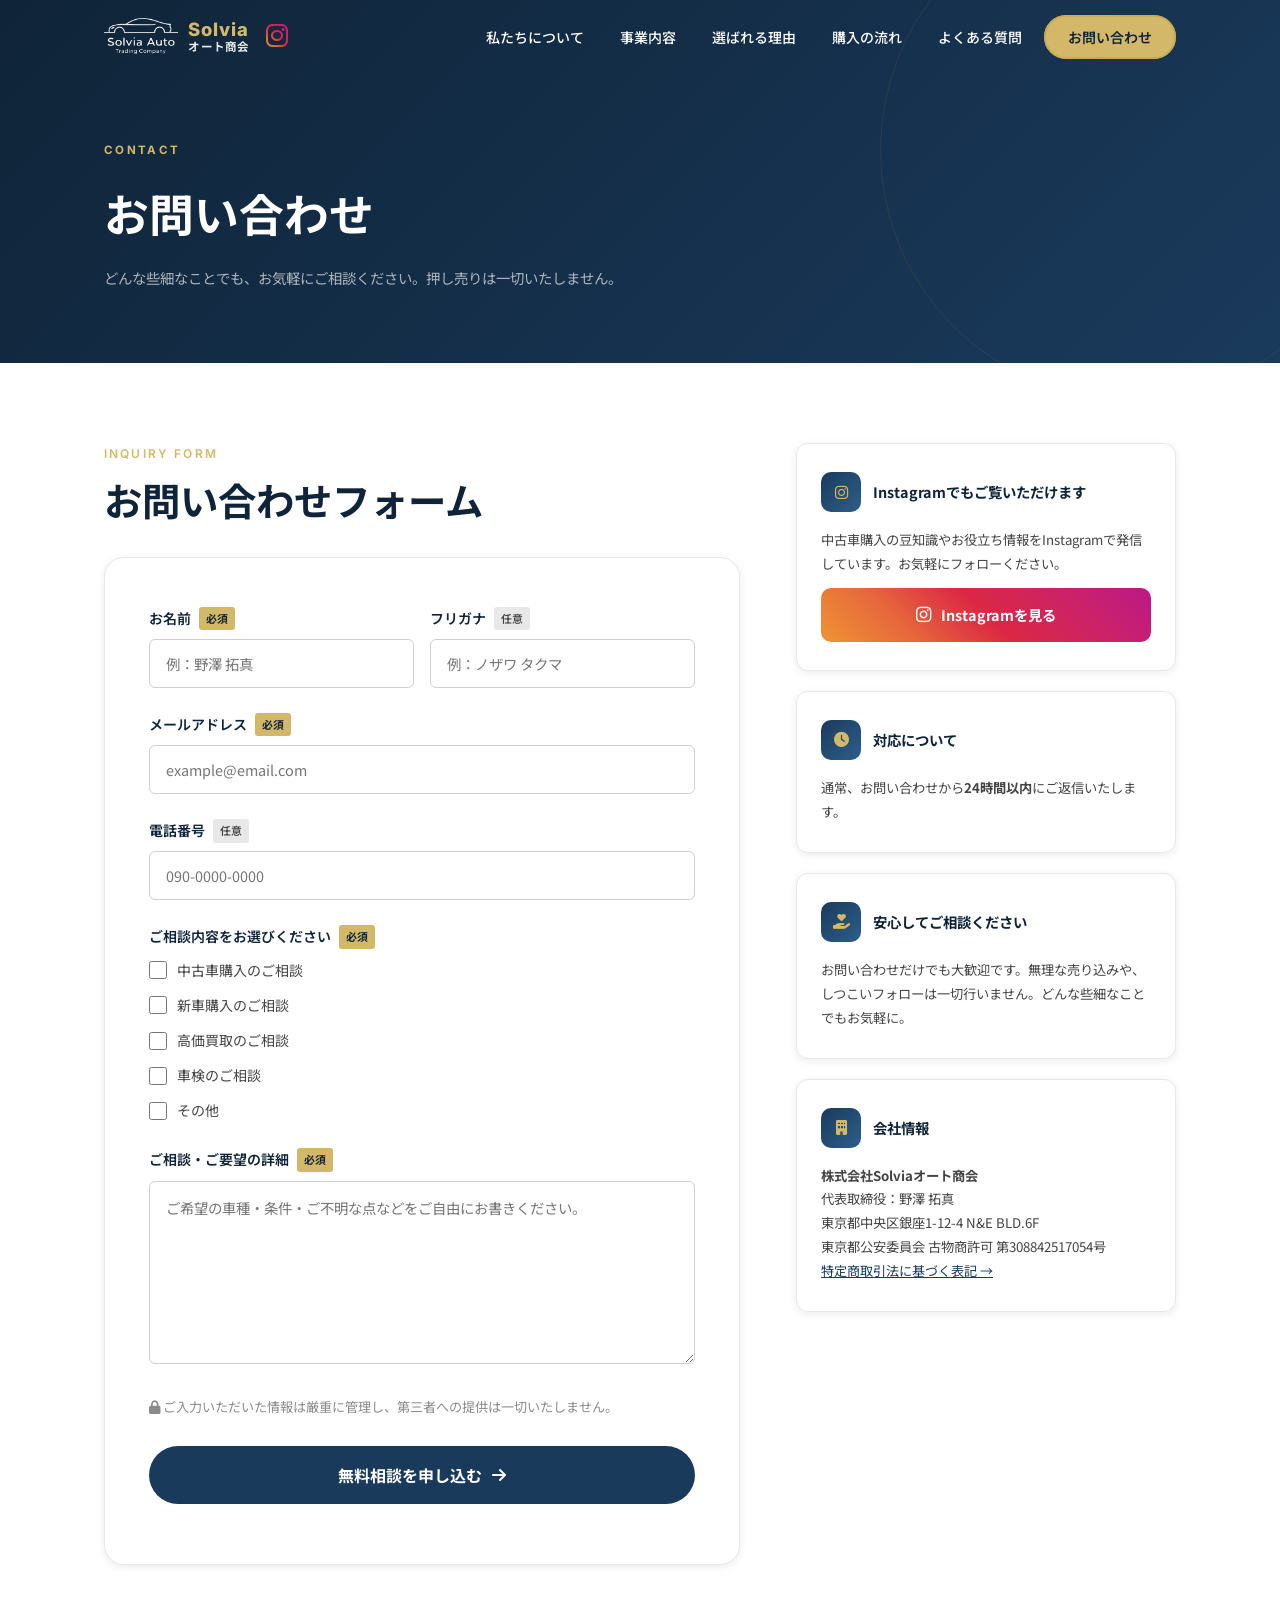
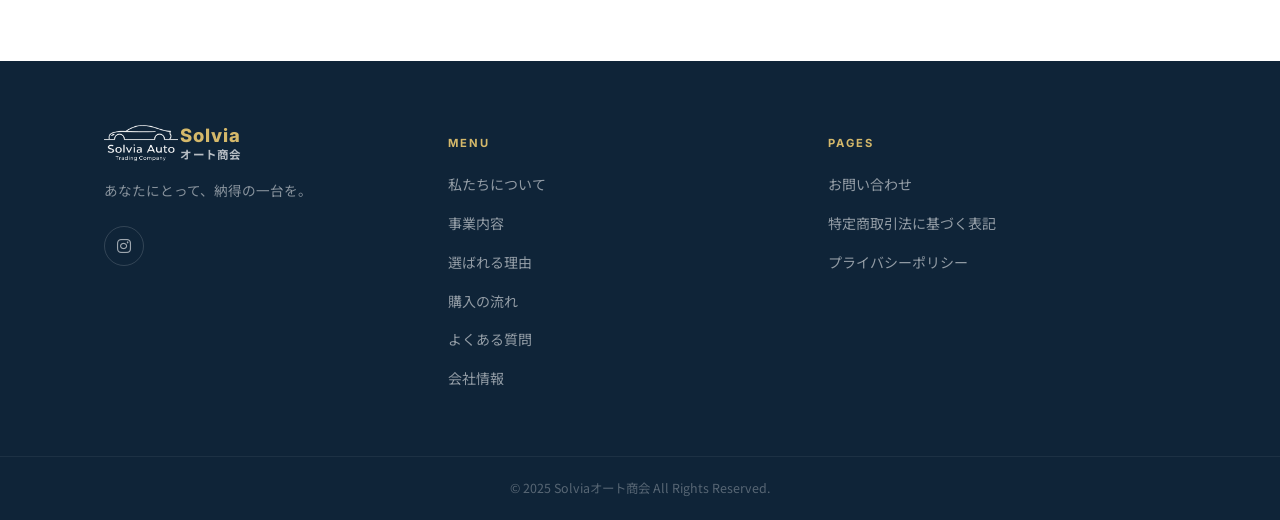
<file: contact.html>
<!DOCTYPE html>
<html lang="ja">
<head>
  <meta charset="UTF-8" />
  <meta name="viewport" content="width=device-width, initial-scale=1.0" />
  <!-- Google tag (gtag.js) -->
  <script async src="https://www.googletagmanager.com/gtag/js?id=G-XW64LCCB7M"></script>
  <script>
    window.dataLayer = window.dataLayer || [];
    function gtag(){dataLayer.push(arguments);}
    gtag('js', new Date());
    gtag('config', 'G-XW64LCCB7M');
  </script>
  <title>お問い合わせ｜株式会社Solviaオート商会【東京・銀座】</title>
  <meta name="description" content="株式会社Solviaオート商会へのお問い合わせはこちら。中古車のご相談・注文販売・下取り・買取など、お気軽にお問い合わせください。" />

  <!-- ▼ canonical -->
  <link rel="canonical" href="https://www.solviainfo.jp/contact.html" />

  <!-- ▼ OGP -->
  <meta property="og:type" content="website" />
  <meta property="og:site_name" content="株式会社Solviaオート商会" />
  <meta property="og:title" content="お問い合わせ｜株式会社Solviaオート商会【東京・銀座】" />
  <meta property="og:description" content="中古車のご相談・注文販売・下取り・買取など、お気軽にお問い合わせください。" />
  <meta property="og:url" content="https://www.solviainfo.jp/contact.html" />
  <meta property="og:image" content="https://www.solviainfo.jp/images/ogp.png" />
  <meta property="og:locale" content="ja_JP" />

  <!-- ▼ Twitterカード -->
  <meta name="twitter:card" content="summary_large_image" />
  <meta name="twitter:title" content="お問い合わせ｜株式会社Solviaオート商会【東京・銀座】" />
  <meta name="twitter:description" content="中古車のご相談・注文販売・下取り・買取など、お気軽にお問い合わせください。" />
  <meta name="twitter:image" content="https://www.solviainfo.jp/images/ogp.png" />

  <!-- ▼ 構造化データ（JSON-LD / ContactPage） -->
  <script type="application/ld+json">
  {
    "@context": "https://schema.org",
    "@type": "ContactPage",
    "name": "お問い合わせ｜株式会社Solviaオート商会",
    "url": "https://www.solviainfo.jp/contact.html",
    "description": "中古車のご相談・注文販売・下取り・買取など、お気軽にお問い合わせください。",
    "publisher": {
      "@type": "AutoDealer",
      "name": "株式会社Solviaオート商会",
      "url": "https://www.solviainfo.jp/"
    }
  }
  </script>

  <link rel="stylesheet" href="css/style.css" />
  <link rel="stylesheet" href="css/pages.css" />
  <link rel="preconnect" href="https://fonts.googleapis.com" />
  <link rel="preconnect" href="https://fonts.gstatic.com" crossorigin />
  <link href="https://fonts.googleapis.com/css2?family=Noto+Sans+JP:wght@300;400;500;700&family=Inter:wght@300;400;500;600;700;800&display=swap" rel="stylesheet" />
  <link rel="stylesheet" href="https://cdn.jsdelivr.net/npm/@fortawesome/fontawesome-free@6.4.0/css/all.min.css" />
</head>
<body>

  <!-- HEADER -->
  <header class="header scrolled" id="header">
    <div class="header__inner">
      <div class="header__left">
        <a href="index.html" class="header__logo">
          <img src="images/logo-white.png" class="logo-img logo-img--white" alt="株式会社Solviaオート商会｜中古車販売・注文販売">
          <img src="images/logo-black.png" class="logo-img logo-img--black" alt="株式会社Solviaオート商会｜中古車販売・注文販売">
          <span class="logo-text">
            <span class="logo-solvia">Solvia</span>
            <span class="logo-auto">オート商会</span>
          </span>
        </a>
        <a href="https://www.instagram.com/solviaauto.official/" class="header__sns" target="_blank" rel="noopener noreferrer" aria-label="Instagram">
          <i class="fab fa-instagram"></i>
        </a>
      </div>
      <nav class="header__nav" id="nav">
        <ul class="nav__list">
          <li><a href="index.html#about" class="nav__link">私たちについて</a></li>
          <li><a href="index.html#services" class="nav__link">事業内容</a></li>
          <li><a href="index.html#features" class="nav__link">選ばれる理由</a></li>
          <li><a href="index.html#flow" class="nav__link">購入の流れ</a></li>
          <li><a href="index.html#faq" class="nav__link">よくある質問</a></li>
          <li><a href="contact.html" class="nav__btn" style="background:var(--accent);color:var(--primary-dark);">お問い合わせ</a></li>
        </ul>
      </nav>
      <button class="hamburger" id="hamburger" aria-label="メニューを開く">
        <span></span><span></span><span></span>
      </button>
    </div>
  </header>

  <!-- PAGE HERO -->
  <section class="page-hero">
    <div class="container">
      <span class="page-hero__label">CONTACT</span>
      <h1 class="page-hero__title">お問い合わせ</h1>
      <p class="page-hero__sub">どんな些細なことでも、お気軽にご相談ください。押し売りは一切いたしません。</p>
    </div>
  </section>

  <!-- CONTACT MAIN -->
  <section class="contact-section">
    <div class="container">
      <div class="contact-grid">

        <!-- FORM -->
        <div data-aos="fade-right">
          <div class="section__header section__header--left" style="margin-bottom:32px;">
            <p class="section__label">INQUIRY FORM</p>
            <h2 class="section__title">お問い合わせフォーム</h2>
          </div>

          <form class="contact-form" id="contact-form" novalidate>

            <div class="form-row">
              <div class="form-group">
                <label class="form-label" for="name">
                  お名前 <span class="form-required">必須</span>
                </label>
                <input class="form-input" type="text" id="name" name="name" placeholder="例：野澤 拓真" required />
              </div>
              <div class="form-group">
                <label class="form-label" for="kana">
                  フリガナ <span class="form-optional">任意</span>
                </label>
                <input class="form-input" type="text" id="kana" name="kana" placeholder="例：ノザワ タクマ" />
              </div>
            </div>

            <div class="form-group">
              <label class="form-label" for="email">
                メールアドレス <span class="form-required">必須</span>
              </label>
              <input class="form-input" type="email" id="email" name="email" placeholder="example@email.com" required />
            </div>

            <div class="form-group">
              <label class="form-label" for="phone">
                電話番号 <span class="form-optional">任意</span>
              </label>
              <input class="form-input" type="tel" id="phone" name="phone" placeholder="090-0000-0000" />
            </div>

            <div class="form-group">
              <label class="form-label">ご相談内容をお選びください <span class="form-required">必須</span></label>
              <div class="form-checkbox-group form-checkbox-group--row">
                <label class="form-checkbox"><input type="checkbox" name="inquiry_type" value="中古車購入のご相談" /> 中古車購入のご相談</label>
                <label class="form-checkbox"><input type="checkbox" name="inquiry_type" value="新車購入のご相談" /> 新車購入のご相談</label>
                <label class="form-checkbox"><input type="checkbox" name="inquiry_type" value="高価買取のご相談" /> 高価買取のご相談</label>
                <label class="form-checkbox"><input type="checkbox" name="inquiry_type" value="車検のご相談" /> 車検のご相談</label>
                <label class="form-checkbox"><input type="checkbox" name="inquiry_type" value="その他" /> その他</label>
              </div>
            </div>

            <div class="form-group">
              <label class="form-label" for="message">
                ご相談・ご要望の詳細 <span class="form-required">必須</span>
              </label>
              <textarea class="form-textarea" id="message" name="message"
                placeholder="ご希望の車種・条件・ご不明な点などをご自由にお書きください。"
                rows="6" required></textarea>
            </div>

            <p class="form-privacy"><i class="fa-solid fa-lock"></i> ご入力いただいた情報は厳重に管理し、第三者への提供は一切いたしません。</p>

            <button type="submit" class="form-submit form-submit--accent">
              無料相談を申し込む <i class="fa-solid fa-arrow-right"></i>
            </button>

          </form>
        </div>

        <!-- SIDEBAR INFO -->
        <div class="contact-info" data-aos="fade-left" data-aos-delay="100">

          <div class="contact-info-card">
            <div class="contact-info-card__head">
              <div class="contact-info-card__icon"><i class="fa-brands fa-instagram"></i></div>
              <p class="contact-info-card__title">Instagramでもご覧いただけます</p>
            </div>
            <p class="contact-info-card__text">
              中古車購入の豆知識やお役立ち情報をInstagramで発信しています。お気軽にフォローください。
            </p>
            <a href="https://www.instagram.com/solviaauto.official/" class="contact-line-btn" target="_blank" rel="noopener" style="background:linear-gradient(45deg,#f09433,#e6683c,#dc2743,#cc2366,#bc1888);">
              <i class="fa-brands fa-instagram"></i> Instagramを見る
            </a>
          </div>

          <div class="contact-info-card">
            <div class="contact-info-card__head">
              <div class="contact-info-card__icon"><i class="fa-solid fa-clock"></i></div>
              <p class="contact-info-card__title">対応について</p>
            </div>
            <p class="contact-info-card__text">
              通常、お問い合わせから<strong>24時間以内</strong>にご返信いたします。
            </p>
          </div>

          <div class="contact-info-card">
            <div class="contact-info-card__head">
              <div class="contact-info-card__icon"><i class="fa-solid fa-hand-holding-heart"></i></div>
              <p class="contact-info-card__title">安心してご相談ください</p>
            </div>
            <p class="contact-info-card__text">
              お問い合わせだけでも大歓迎です。無理な売り込みや、しつこいフォローは一切行いません。どんな些細なことでもお気軽に。
            </p>
          </div>

          <div class="contact-info-card">
            <div class="contact-info-card__head">
              <div class="contact-info-card__icon"><i class="fa-solid fa-building"></i></div>
              <p class="contact-info-card__title">会社情報</p>
            </div>
            <p class="contact-info-card__text">
              <strong>株式会社Solviaオート商会</strong><br />
              代表取締役：野澤 拓真<br />
              東京都中央区銀座1-12-4 N&amp;E BLD.6F<br />
              東京都公安委員会 古物商許可 第308842517054号<br />
              <a href="tokushoho.html" style="color:var(--primary);text-decoration:underline;font-size:0.82rem;">特定商取引法に基づく表記 →</a>
            </p>
          </div>

        </div>
      </div>
    </div>
  </section>

  <!-- FOOTER -->
  <footer class="footer">
    <div class="footer__top">
      <div class="container">
        <div class="footer__inner">
          <div class="footer__brand">
            <a href="index.html" class="footer__logo">
              <img src="images/logo-white.png" class="logo-img" alt="株式会社Solviaオート商会｜中古車販売・注文販売">
              <span class="logo-text">
                <span class="logo-solvia">Solvia</span>
                <span class="logo-auto">オート商会</span>
              </span>
            </a>
            <p class="footer__tagline">あなたにとって、納得の一台を。</p>
            <div class="footer__sns">
              <a href="https://www.instagram.com/solviaauto.official/" class="footer__sns-link" aria-label="Instagram" target="_blank" rel="noopener"><i class="fa-brands fa-instagram"></i></a>
            </div>
          </div>
          <nav class="footer__nav">
            <div class="footer__nav-col">
              <p class="footer__nav-head">MENU</p>
              <ul>
                <li><a href="index.html#about">私たちについて</a></li>
                <li><a href="index.html#services">事業内容</a></li>
                <li><a href="index.html#features">選ばれる理由</a></li>
                <li><a href="index.html#flow">購入の流れ</a></li>
                <li><a href="index.html#faq">よくある質問</a></li>
                <li><a href="index.html#company">会社情報</a></li>
              </ul>
            </div>
            <div class="footer__nav-col">
              <p class="footer__nav-head">PAGES</p>
              <ul>
                <li><a href="contact.html">お問い合わせ</a></li>
                <li><a href="tokushoho.html">特定商取引法に基づく表記</a></li>
                <li><a href="privacy.html">プライバシーポリシー</a></li>
              </ul>
            </div>
          </nav>
        </div>
      </div>
    </div>
    <div class="footer__bottom">
      <div class="container">
        <p class="footer__copy">&copy; 2025 Solviaオート商会 All Rights Reserved.</p>
      </div>
    </div>
  </footer>

  <button class="scroll-top" id="scrollTop" aria-label="ページトップへ">
    <i class="fa-solid fa-chevron-up"></i>
  </button>

  <script src="js/main.js"></script>
</body>
</html>
</file>
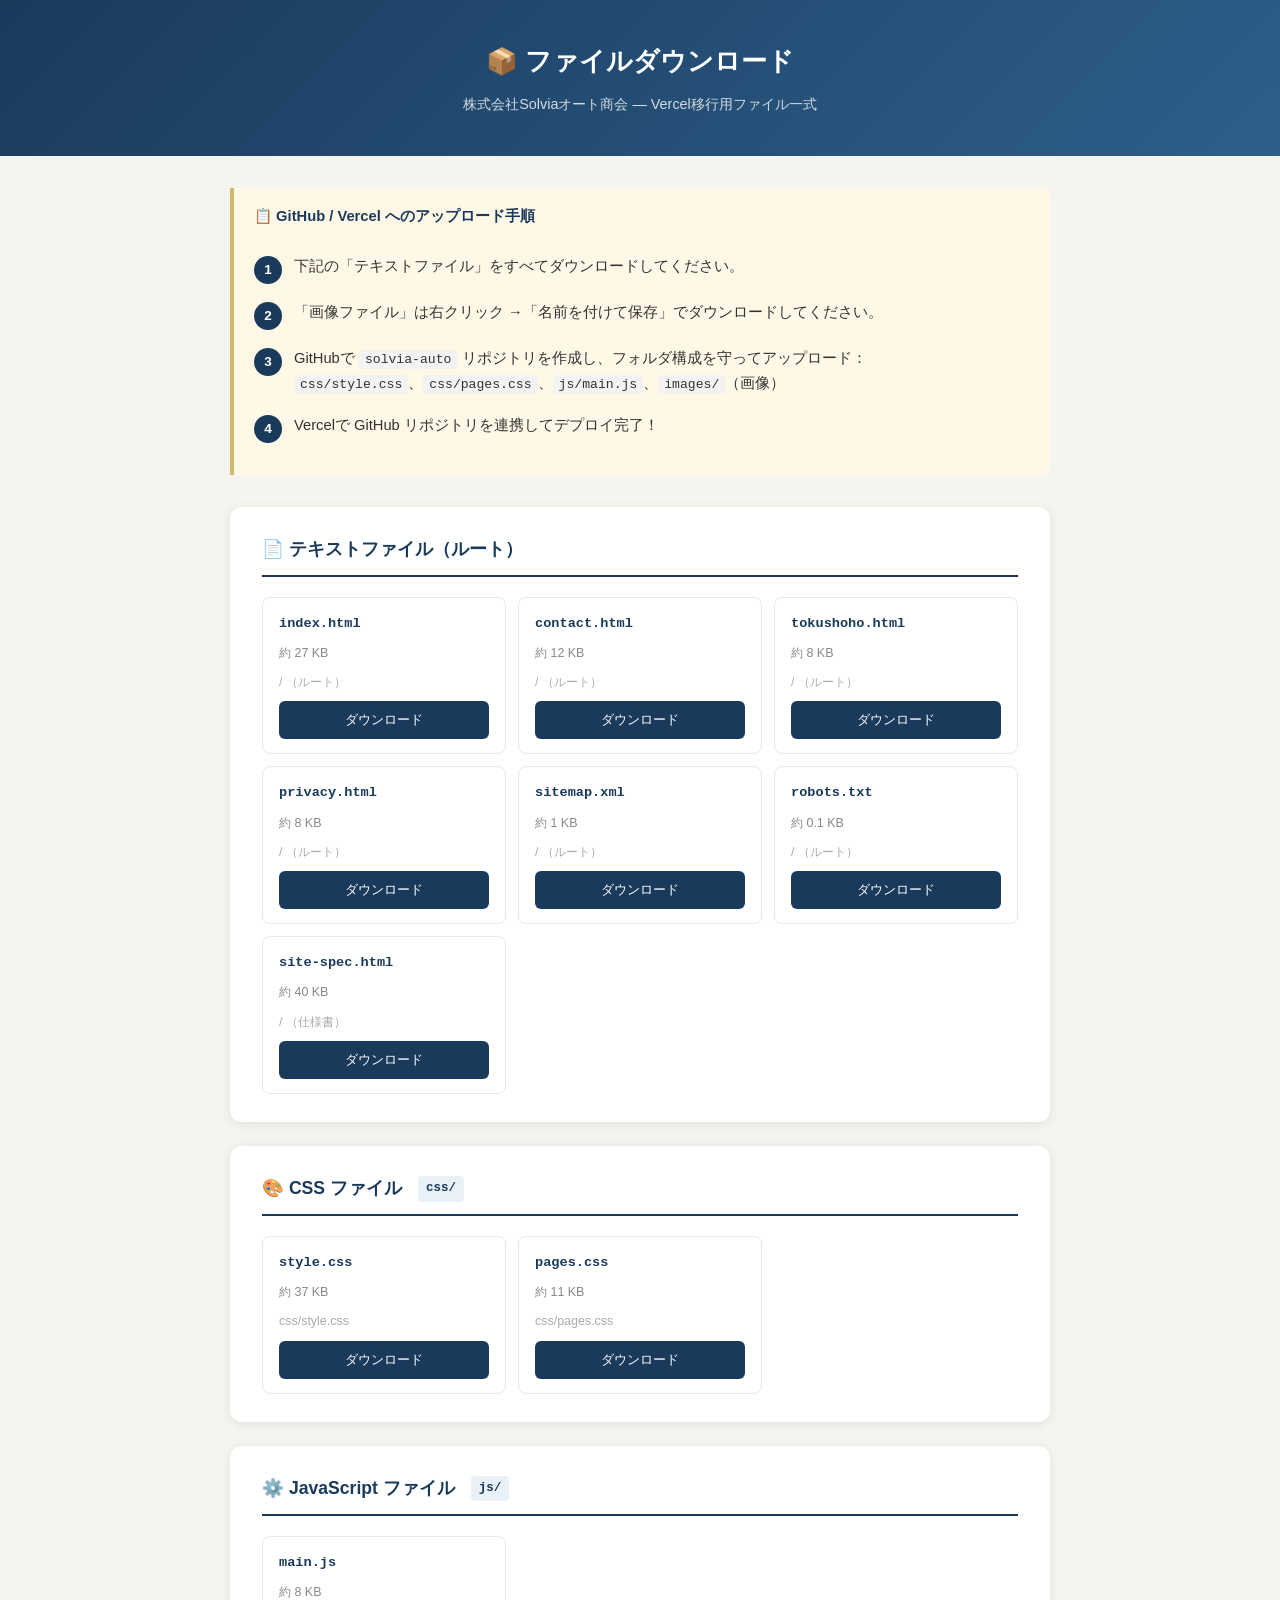
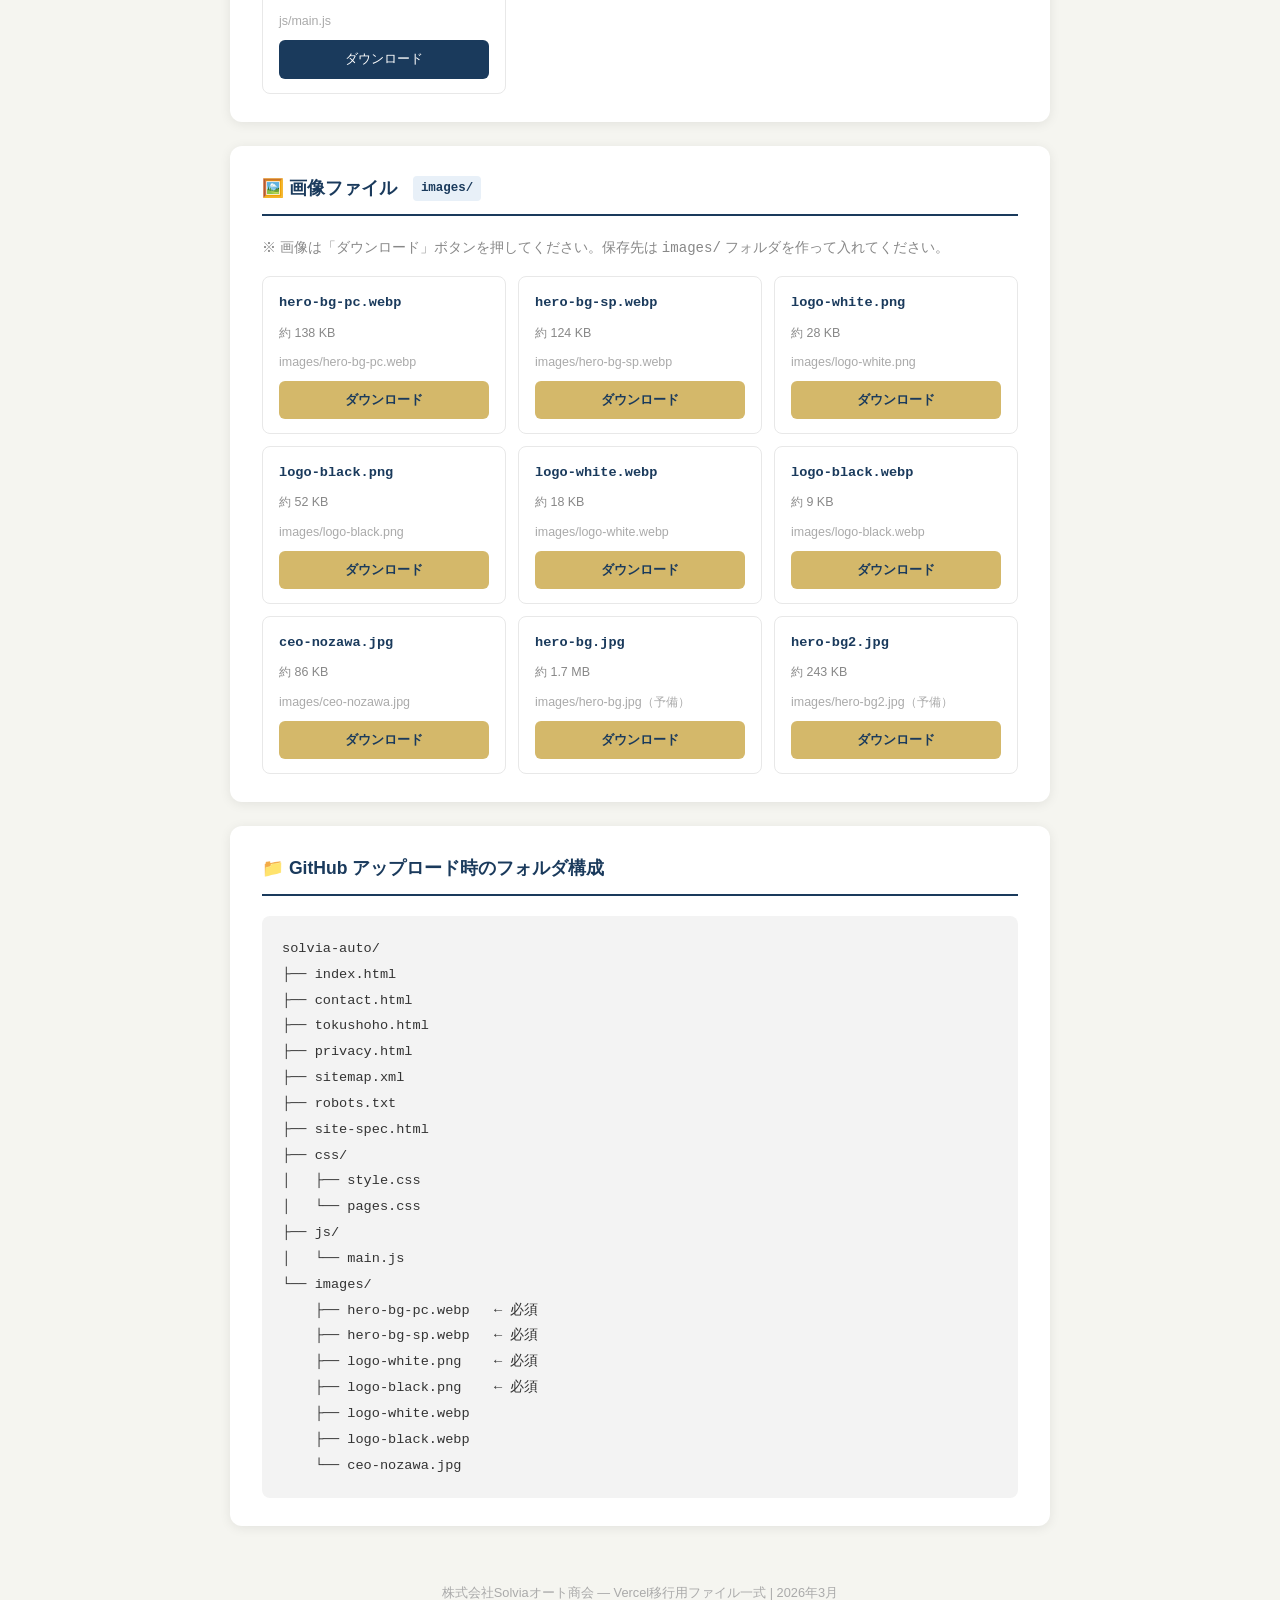
<file: download.html>
<!DOCTYPE html>
<html lang="ja">
<head>
  <meta charset="UTF-8">
  <meta name="viewport" content="width=device-width, initial-scale=1.0">
  <title>ファイルダウンロード｜Solviaオート商会</title>
  <style>
    *, *::before, *::after { box-sizing: border-box; margin: 0; padding: 0; }
    body { font-family: 'Helvetica Neue', Arial, sans-serif; background: #f5f5f0; color: #333; font-size: 15px; line-height: 1.7; }
    .header { background: linear-gradient(135deg, #1a3a5c, #2d5f8a); color: white; padding: 40px; text-align: center; }
    .header h1 { font-size: 1.6rem; margin-bottom: 8px; }
    .header p { opacity: 0.8; font-size: 0.9rem; }
    .container { max-width: 860px; margin: 32px auto; padding: 0 20px; }
    .alert { background: #fff8e6; border-left: 4px solid #D4B86A; padding: 16px 20px; border-radius: 0 8px 8px 0; margin-bottom: 32px; font-size: 0.92rem; }
    .alert strong { color: #1a3a5c; }
    .section { background: white; border-radius: 12px; padding: 28px 32px; margin-bottom: 24px; box-shadow: 0 2px 12px rgba(0,0,0,0.08); }
    .section h2 { font-size: 1.1rem; color: #1a3a5c; margin-bottom: 20px; padding-bottom: 10px; border-bottom: 2px solid #1a3a5c; display: flex; align-items: center; gap: 8px; }
    .file-grid { display: grid; grid-template-columns: repeat(auto-fill, minmax(200px, 1fr)); gap: 12px; }
    .file-card { border: 1px solid #e8e8e8; border-radius: 8px; padding: 14px 16px; display: flex; flex-direction: column; gap: 8px; }
    .file-card .name { font-size: 0.85rem; font-weight: 700; color: #1a3a5c; font-family: monospace; word-break: break-all; }
    .file-card .size { font-size: 0.78rem; color: #888; }
    .file-card .path { font-size: 0.78rem; color: #aaa; }
    .btn { display: inline-block; background: #1a3a5c; color: white; padding: 8px 16px; border-radius: 6px; font-size: 0.82rem; text-decoration: none; text-align: center; cursor: pointer; border: none; width: 100%; transition: background 0.2s; }
    .btn:hover { background: #2d5f8a; }
    .btn-img { background: #D4B86A; color: #1a3a5c; font-weight: 700; }
    .btn-img:hover { background: #c8a84b; }
    .step { display: flex; gap: 12px; margin-bottom: 16px; align-items: flex-start; }
    .step-num { background: #1a3a5c; color: white; width: 28px; height: 28px; border-radius: 50%; display: flex; align-items: center; justify-content: center; font-size: 0.85rem; font-weight: 700; flex-shrink: 0; margin-top: 2px; }
    .step p { font-size: 0.92rem; }
    .step code { background: #f3f3f3; padding: 2px 6px; border-radius: 4px; font-size: 0.82rem; }
    .folder-badge { display: inline-block; background: #e8f0f8; color: #1a3a5c; padding: 2px 8px; border-radius: 4px; font-size: 0.78rem; margin-left: 8px; font-family: monospace; }
    footer { text-align: center; padding: 24px; color: #aaa; font-size: 0.8rem; }
  </style>
</head>
<body>

<div class="header">
  <h1>📦 ファイルダウンロード</h1>
  <p>株式会社Solviaオート商会 — Vercel移行用ファイル一式</p>
</div>

<div class="container">

  <div class="alert">
    <strong>📋 GitHub / Vercel へのアップロード手順</strong><br><br>
    <div class="step">
      <div class="step-num">1</div>
      <p>下記の「テキストファイル」をすべてダウンロードしてください。</p>
    </div>
    <div class="step">
      <div class="step-num">2</div>
      <p>「画像ファイル」は右クリック →「名前を付けて保存」でダウンロードしてください。</p>
    </div>
    <div class="step">
      <div class="step-num">3</div>
      <p>GitHubで <code>solvia-auto</code> リポジトリを作成し、フォルダ構成を守ってアップロード：<br>
        <code>css/style.css</code>、<code>css/pages.css</code>、<code>js/main.js</code>、<code>images/</code>（画像）
      </p>
    </div>
    <div class="step">
      <div class="step-num">4</div>
      <p>Vercelで GitHub リポジトリを連携してデプロイ完了！</p>
    </div>
  </div>

  <!-- テキストファイル：ルート -->
  <div class="section">
    <h2>📄 テキストファイル（ルート）</h2>
    <div class="file-grid">

      <div class="file-card">
        <div class="name">index.html</div>
        <div class="size">約 27 KB</div>
        <div class="path">/ （ルート）</div>
        <a class="btn" href="index.html" download="index.html">ダウンロード</a>
      </div>

      <div class="file-card">
        <div class="name">contact.html</div>
        <div class="size">約 12 KB</div>
        <div class="path">/ （ルート）</div>
        <a class="btn" href="contact.html" download="contact.html">ダウンロード</a>
      </div>

      <div class="file-card">
        <div class="name">tokushoho.html</div>
        <div class="size">約 8 KB</div>
        <div class="path">/ （ルート）</div>
        <a class="btn" href="tokushoho.html" download="tokushoho.html">ダウンロード</a>
      </div>

      <div class="file-card">
        <div class="name">privacy.html</div>
        <div class="size">約 8 KB</div>
        <div class="path">/ （ルート）</div>
        <a class="btn" href="privacy.html" download="privacy.html">ダウンロード</a>
      </div>

      <div class="file-card">
        <div class="name">sitemap.xml</div>
        <div class="size">約 1 KB</div>
        <div class="path">/ （ルート）</div>
        <a class="btn" href="sitemap.xml" download="sitemap.xml">ダウンロード</a>
      </div>

      <div class="file-card">
        <div class="name">robots.txt</div>
        <div class="size">約 0.1 KB</div>
        <div class="path">/ （ルート）</div>
        <a class="btn" href="robots.txt" download="robots.txt">ダウンロード</a>
      </div>

      <div class="file-card">
        <div class="name">site-spec.html</div>
        <div class="size">約 40 KB</div>
        <div class="path">/ （仕様書）</div>
        <a class="btn" href="site-spec.html" download="site-spec.html">ダウンロード</a>
      </div>

    </div>
  </div>

  <!-- テキストファイル：css/ -->
  <div class="section">
    <h2>🎨 CSS ファイル <span class="folder-badge">css/</span></h2>
    <div class="file-grid">

      <div class="file-card">
        <div class="name">style.css</div>
        <div class="size">約 37 KB</div>
        <div class="path">css/style.css</div>
        <a class="btn" href="css/style.css" download="style.css">ダウンロード</a>
      </div>

      <div class="file-card">
        <div class="name">pages.css</div>
        <div class="size">約 11 KB</div>
        <div class="path">css/pages.css</div>
        <a class="btn" href="css/pages.css" download="pages.css">ダウンロード</a>
      </div>

    </div>
  </div>

  <!-- テキストファイル：js/ -->
  <div class="section">
    <h2>⚙️ JavaScript ファイル <span class="folder-badge">js/</span></h2>
    <div class="file-grid">

      <div class="file-card">
        <div class="name">main.js</div>
        <div class="size">約 8 KB</div>
        <div class="path">js/main.js</div>
        <a class="btn" href="js/main.js" download="main.js">ダウンロード</a>
      </div>

    </div>
  </div>

  <!-- 画像ファイル -->
  <div class="section">
    <h2>🖼️ 画像ファイル <span class="folder-badge">images/</span></h2>
    <p style="font-size:0.88rem;color:#888;margin-bottom:16px;">※ 画像は「ダウンロード」ボタンを押してください。保存先は <code>images/</code> フォルダを作って入れてください。</p>
    <div class="file-grid">

      <div class="file-card">
        <div class="name">hero-bg-pc.webp</div>
        <div class="size">約 138 KB</div>
        <div class="path">images/hero-bg-pc.webp</div>
        <a class="btn btn-img" href="images/hero-bg-pc.webp" download="hero-bg-pc.webp">ダウンロード</a>
      </div>

      <div class="file-card">
        <div class="name">hero-bg-sp.webp</div>
        <div class="size">約 124 KB</div>
        <div class="path">images/hero-bg-sp.webp</div>
        <a class="btn btn-img" href="images/hero-bg-sp.webp" download="hero-bg-sp.webp">ダウンロード</a>
      </div>

      <div class="file-card">
        <div class="name">logo-white.png</div>
        <div class="size">約 28 KB</div>
        <div class="path">images/logo-white.png</div>
        <a class="btn btn-img" href="images/logo-white.png" download="logo-white.png">ダウンロード</a>
      </div>

      <div class="file-card">
        <div class="name">logo-black.png</div>
        <div class="size">約 52 KB</div>
        <div class="path">images/logo-black.png</div>
        <a class="btn btn-img" href="images/logo-black.png" download="logo-black.png">ダウンロード</a>
      </div>

      <div class="file-card">
        <div class="name">logo-white.webp</div>
        <div class="size">約 18 KB</div>
        <div class="path">images/logo-white.webp</div>
        <a class="btn btn-img" href="images/logo-white.webp" download="logo-white.webp">ダウンロード</a>
      </div>

      <div class="file-card">
        <div class="name">logo-black.webp</div>
        <div class="size">約 9 KB</div>
        <div class="path">images/logo-black.webp</div>
        <a class="btn btn-img" href="images/logo-black.webp" download="logo-black.webp">ダウンロード</a>
      </div>

      <div class="file-card">
        <div class="name">ceo-nozawa.jpg</div>
        <div class="size">約 86 KB</div>
        <div class="path">images/ceo-nozawa.jpg</div>
        <a class="btn btn-img" href="images/ceo-nozawa.jpg" download="ceo-nozawa.jpg">ダウンロード</a>
      </div>

      <div class="file-card">
        <div class="name">hero-bg.jpg</div>
        <div class="size">約 1.7 MB</div>
        <div class="path">images/hero-bg.jpg（予備）</div>
        <a class="btn btn-img" href="images/hero-bg.jpg" download="hero-bg.jpg">ダウンロード</a>
      </div>

      <div class="file-card">
        <div class="name">hero-bg2.jpg</div>
        <div class="size">約 243 KB</div>
        <div class="path">images/hero-bg2.jpg（予備）</div>
        <a class="btn btn-img" href="images/hero-bg2.jpg" download="hero-bg2.jpg">ダウンロード</a>
      </div>

    </div>
  </div>

  <!-- フォルダ構成 -->
  <div class="section">
    <h2>📁 GitHub アップロード時のフォルダ構成</h2>
    <pre style="background:#f3f3f3;padding:20px;border-radius:8px;font-size:0.85rem;line-height:1.9;overflow-x:auto;">solvia-auto/
├── index.html
├── contact.html
├── tokushoho.html
├── privacy.html
├── sitemap.xml
├── robots.txt
├── site-spec.html
├── css/
│   ├── style.css
│   └── pages.css
├── js/
│   └── main.js
└── images/
    ├── hero-bg-pc.webp   ← 必須
    ├── hero-bg-sp.webp   ← 必須
    ├── logo-white.png    ← 必須
    ├── logo-black.png    ← 必須
    ├── logo-white.webp
    ├── logo-black.webp
    └── ceo-nozawa.jpg</pre>
  </div>

</div>

<footer>
  株式会社Solviaオート商会 — Vercel移行用ファイル一式 | 2026年3月
</footer>

</body>
</html>
</file>
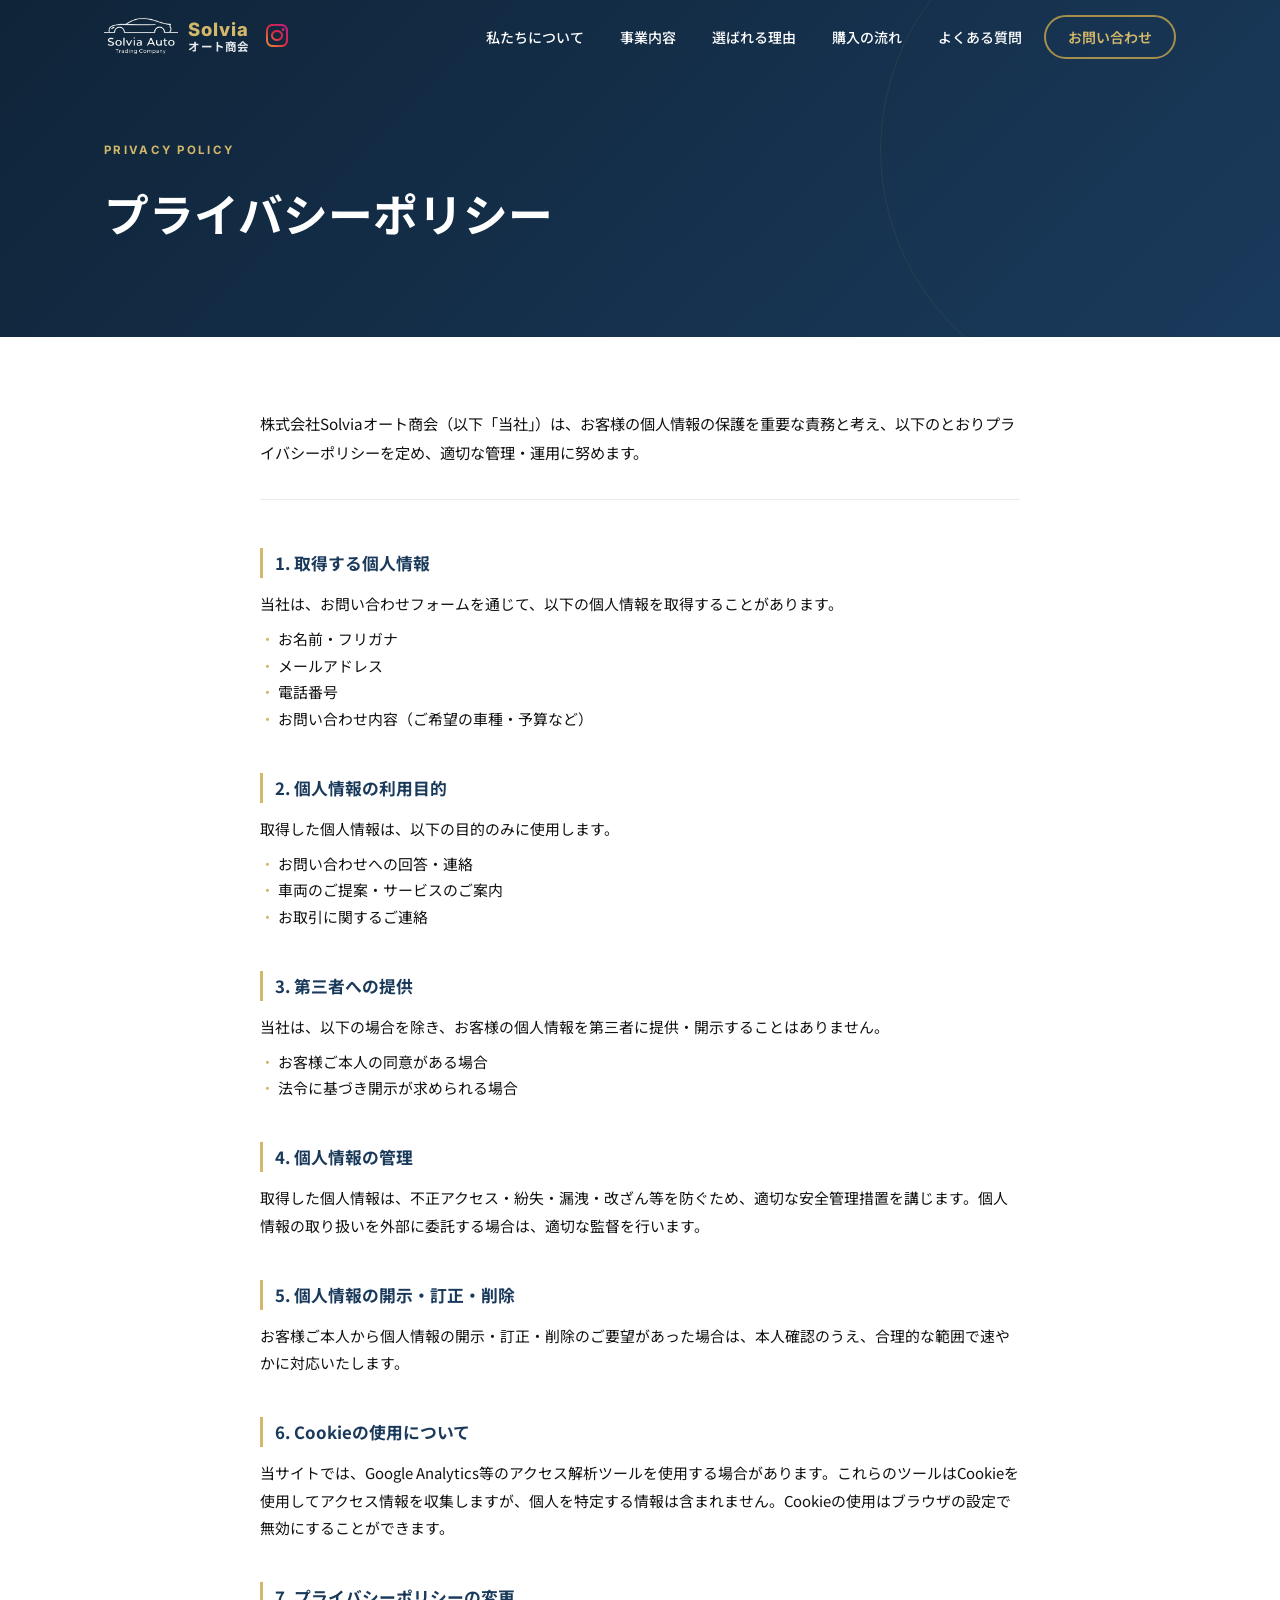
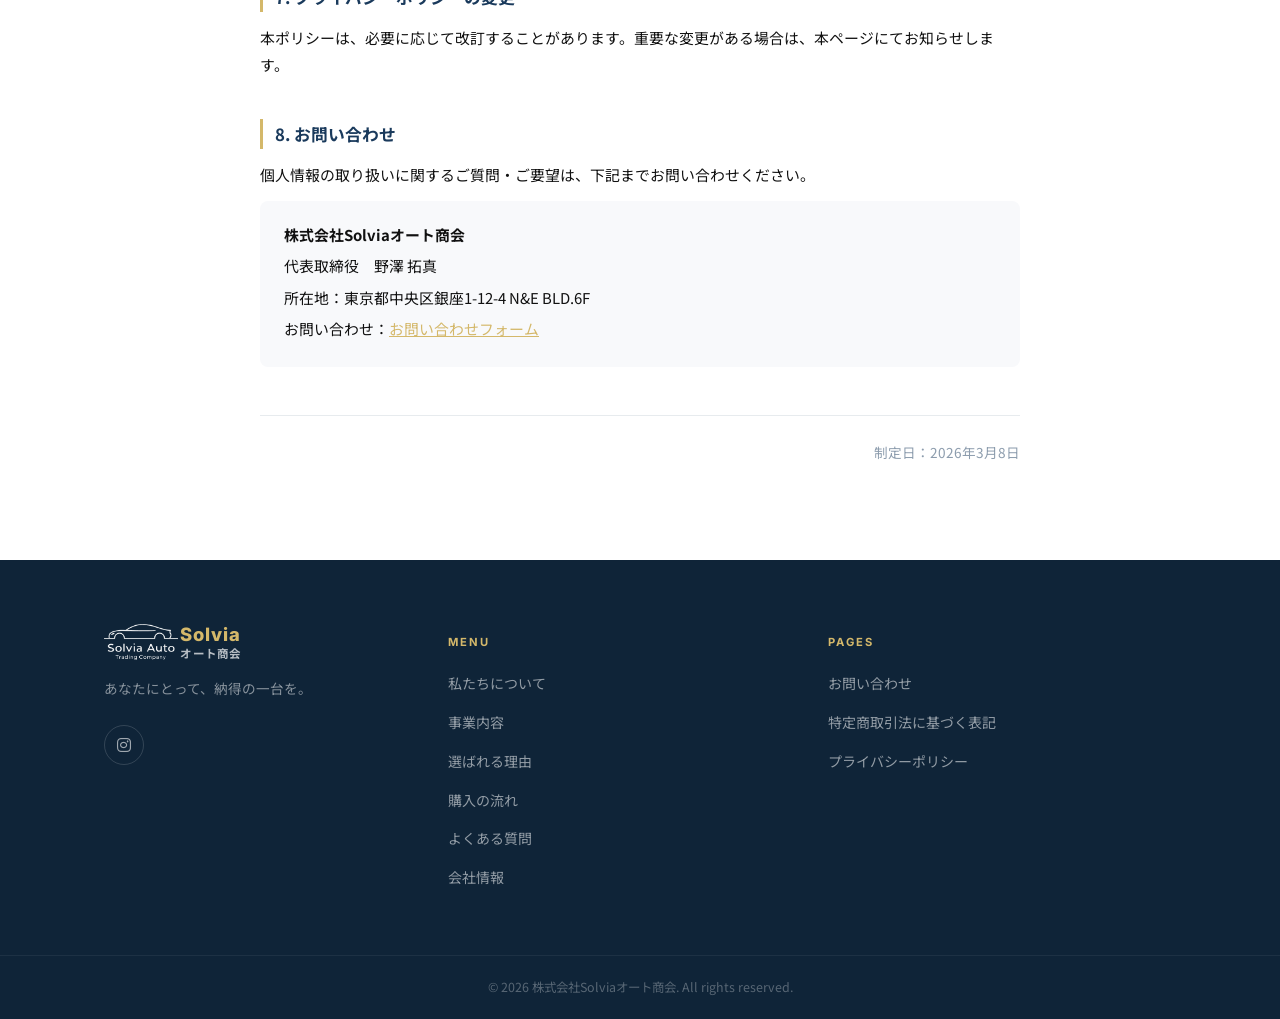
<file: privacy.html>
<!DOCTYPE html>
<html lang="ja">
<head>
  <meta charset="UTF-8" />
  <meta name="viewport" content="width=device-width, initial-scale=1.0" />
  <!-- Google tag (gtag.js) -->
  <script async src="https://www.googletagmanager.com/gtag/js?id=G-XW64LCCB7M"></script>
  <script>
    window.dataLayer = window.dataLayer || [];
    function gtag(){dataLayer.push(arguments);}
    gtag('js', new Date());
    gtag('config', 'G-XW64LCCB7M');
  </script>
  <title>プライバシーポリシー｜株式会社Solviaオート商会</title>
  <meta name="description" content="株式会社Solviaオート商会のプライバシーポリシー。お客様の個人情報の取り扱いについて説明しています。" />

  <!-- ▼ canonical -->
  <link rel="canonical" href="https://www.solviainfo.jp/privacy.html" />

  <!-- ▼ OGP -->
  <meta property="og:type" content="website" />
  <meta property="og:site_name" content="株式会社Solviaオート商会" />
  <meta property="og:title" content="プライバシーポリシー｜株式会社Solviaオート商会" />
  <meta property="og:description" content="株式会社Solviaオート商会のプライバシーポリシーページです。" />
  <meta property="og:url" content="https://www.solviainfo.jp/privacy.html" />
  <meta property="og:image" content="https://www.solviainfo.jp/images/ogp.png" />
  <meta property="og:locale" content="ja_JP" />

  <!-- ▼ Twitterカード -->
  <meta name="twitter:card" content="summary" />
  <meta name="twitter:title" content="プライバシーポリシー｜株式会社Solviaオート商会" />
  <meta name="twitter:description" content="株式会社Solviaオート商会のプライバシーポリシーページです。" />
  <meta name="twitter:image" content="https://www.solviainfo.jp/images/ogp.png" />

  <link rel="stylesheet" href="css/style.css" />
  <link rel="stylesheet" href="css/pages.css" />
  <link rel="preconnect" href="https://fonts.googleapis.com" />
  <link rel="preconnect" href="https://fonts.gstatic.com" crossorigin />
  <link href="https://fonts.googleapis.com/css2?family=Noto+Sans+JP:wght@300;400;500;700&family=Inter:wght@300;400;500;600;700;800&display=swap" rel="stylesheet" />
  <link rel="stylesheet" href="https://cdn.jsdelivr.net/npm/@fortawesome/fontawesome-free@6.4.0/css/all.min.css" />
</head>
<body>

  <header class="header scrolled" id="header">
    <div class="header__inner">
      <div class="header__left">
        <a href="index.html" class="header__logo">
          <img src="images/logo-white.png" class="logo-img logo-img--white" alt="株式会社Solviaオート商会｜中古車販売・注文販売">
          <img src="images/logo-black.png" class="logo-img logo-img--black" alt="株式会社Solviaオート商会｜中古車販売・注文販売">
          <span class="logo-text">
            <span class="logo-solvia">Solvia</span>
            <span class="logo-auto">オート商会</span>
          </span>
        </a>
        <a href="https://www.instagram.com/solviaauto.official/" class="header__sns" target="_blank" rel="noopener noreferrer" aria-label="Instagram">
          <i class="fab fa-instagram"></i>
        </a>
      </div>
      <nav class="header__nav" id="nav">
        <ul class="nav__list">
          <li><a href="index.html#about" class="nav__link">私たちについて</a></li>
          <li><a href="index.html#services" class="nav__link">事業内容</a></li>
          <li><a href="index.html#features" class="nav__link">選ばれる理由</a></li>
          <li><a href="index.html#flow" class="nav__link">購入の流れ</a></li>
          <li><a href="index.html#faq" class="nav__link">よくある質問</a></li>
          <li><a href="contact.html" class="nav__btn">お問い合わせ</a></li>
        </ul>
      </nav>
      <button class="hamburger" id="hamburger" aria-label="メニューを開く">
        <span></span><span></span><span></span>
      </button>
    </div>
  </header>

  <!-- ========== PAGE HERO ========== -->
  <section class="page-hero">
    <div class="container">
      <p class="page-hero__label">PRIVACY POLICY</p>
      <h1 class="page-hero__title">プライバシーポリシー</h1>
    </div>
  </section>

  <!-- ========== PRIVACY CONTENT ========== -->
  <section class="legal-section">
    <div class="container">
      <div class="legal-content">

        <p class="legal-intro">株式会社Solviaオート商会（以下「当社」）は、お客様の個人情報の保護を重要な責務と考え、以下のとおりプライバシーポリシーを定め、適切な管理・運用に努めます。</p>

        <div class="legal-block">
          <h2 class="legal-block__title">1. 取得する個人情報</h2>
          <p>当社は、お問い合わせフォームを通じて、以下の個人情報を取得することがあります。</p>
          <ul class="legal-list">
            <li>お名前・フリガナ</li>
            <li>メールアドレス</li>
            <li>電話番号</li>
            <li>お問い合わせ内容（ご希望の車種・予算など）</li>
          </ul>
        </div>

        <div class="legal-block">
          <h2 class="legal-block__title">2. 個人情報の利用目的</h2>
          <p>取得した個人情報は、以下の目的のみに使用します。</p>
          <ul class="legal-list">
            <li>お問い合わせへの回答・連絡</li>
            <li>車両のご提案・サービスのご案内</li>
            <li>お取引に関するご連絡</li>
          </ul>
        </div>

        <div class="legal-block">
          <h2 class="legal-block__title">3. 第三者への提供</h2>
          <p>当社は、以下の場合を除き、お客様の個人情報を第三者に提供・開示することはありません。</p>
          <ul class="legal-list">
            <li>お客様ご本人の同意がある場合</li>
            <li>法令に基づき開示が求められる場合</li>
          </ul>
        </div>

        <div class="legal-block">
          <h2 class="legal-block__title">4. 個人情報の管理</h2>
          <p>取得した個人情報は、不正アクセス・紛失・漏洩・改ざん等を防ぐため、適切な安全管理措置を講じます。個人情報の取り扱いを外部に委託する場合は、適切な監督を行います。</p>
        </div>

        <div class="legal-block">
          <h2 class="legal-block__title">5. 個人情報の開示・訂正・削除</h2>
          <p>お客様ご本人から個人情報の開示・訂正・削除のご要望があった場合は、本人確認のうえ、合理的な範囲で速やかに対応いたします。</p>
        </div>

        <div class="legal-block">
          <h2 class="legal-block__title">6. Cookieの使用について</h2>
          <p>当サイトでは、Google Analytics等のアクセス解析ツールを使用する場合があります。これらのツールはCookieを使用してアクセス情報を収集しますが、個人を特定する情報は含まれません。Cookieの使用はブラウザの設定で無効にすることができます。</p>
        </div>

        <div class="legal-block">
          <h2 class="legal-block__title">7. プライバシーポリシーの変更</h2>
          <p>本ポリシーは、必要に応じて改訂することがあります。重要な変更がある場合は、本ページにてお知らせします。</p>
        </div>

        <div class="legal-block">
          <h2 class="legal-block__title">8. お問い合わせ</h2>
          <p>個人情報の取り扱いに関するご質問・ご要望は、下記までお問い合わせください。</p>
          <div class="legal-contact">
            <p><strong>株式会社Solviaオート商会</strong></p>
            <p>代表取締役　野澤 拓真</p>
            <p>所在地：東京都中央区銀座1-12-4 N&amp;E BLD.6F</p>
            <p>お問い合わせ：<a href="contact.html">お問い合わせフォーム</a></p>
          </div>
        </div>

        <p class="legal-date">制定日：2026年3月8日</p>

      </div>
    </div>
  </section>

  <!-- ========== FOOTER ========== -->
  <footer class="footer">
    <div class="footer__top">
      <div class="container">
        <div class="footer__inner">
          <div class="footer__brand">
            <a href="index.html" class="footer__logo">
              <img src="images/logo-white.png" class="logo-img" alt="株式会社Solviaオート商会｜中古車販売・注文販売">
              <span class="logo-text">
                <span class="logo-solvia">Solvia</span>
                <span class="logo-auto">オート商会</span>
              </span>
            </a>
            <p class="footer__tagline">あなたにとって、納得の一台を。</p>
            <div class="footer__sns">
              <a href="https://www.instagram.com/solviaauto.official/" class="footer__sns-link" aria-label="Instagram" target="_blank" rel="noopener"><i class="fa-brands fa-instagram"></i></a>
            </div>
          </div>
          <nav class="footer__nav">
            <div class="footer__nav-col">
              <p class="footer__nav-head">MENU</p>
              <ul>
                <li><a href="index.html#about">私たちについて</a></li>
                <li><a href="index.html#services">事業内容</a></li>
                <li><a href="index.html#features">選ばれる理由</a></li>
                <li><a href="index.html#flow">購入の流れ</a></li>
                <li><a href="index.html#faq">よくある質問</a></li>
                <li><a href="index.html#company">会社情報</a></li>
              </ul>
            </div>
            <div class="footer__nav-col">
              <p class="footer__nav-head">PAGES</p>
              <ul>
                <li><a href="contact.html">お問い合わせ</a></li>
                <li><a href="tokushoho.html">特定商取引法に基づく表記</a></li>
                <li><a href="privacy.html">プライバシーポリシー</a></li>
              </ul>
            </div>
          </nav>
        </div>
      </div>
    </div>
    <div class="footer__bottom">
      <div class="container">
        <p class="footer__copy">&copy; 2026 株式会社Solviaオート商会. All rights reserved.</p>
      </div>
    </div>
  </footer>

  <script src="js/main.js"></script>
</body>
</html>
</file>
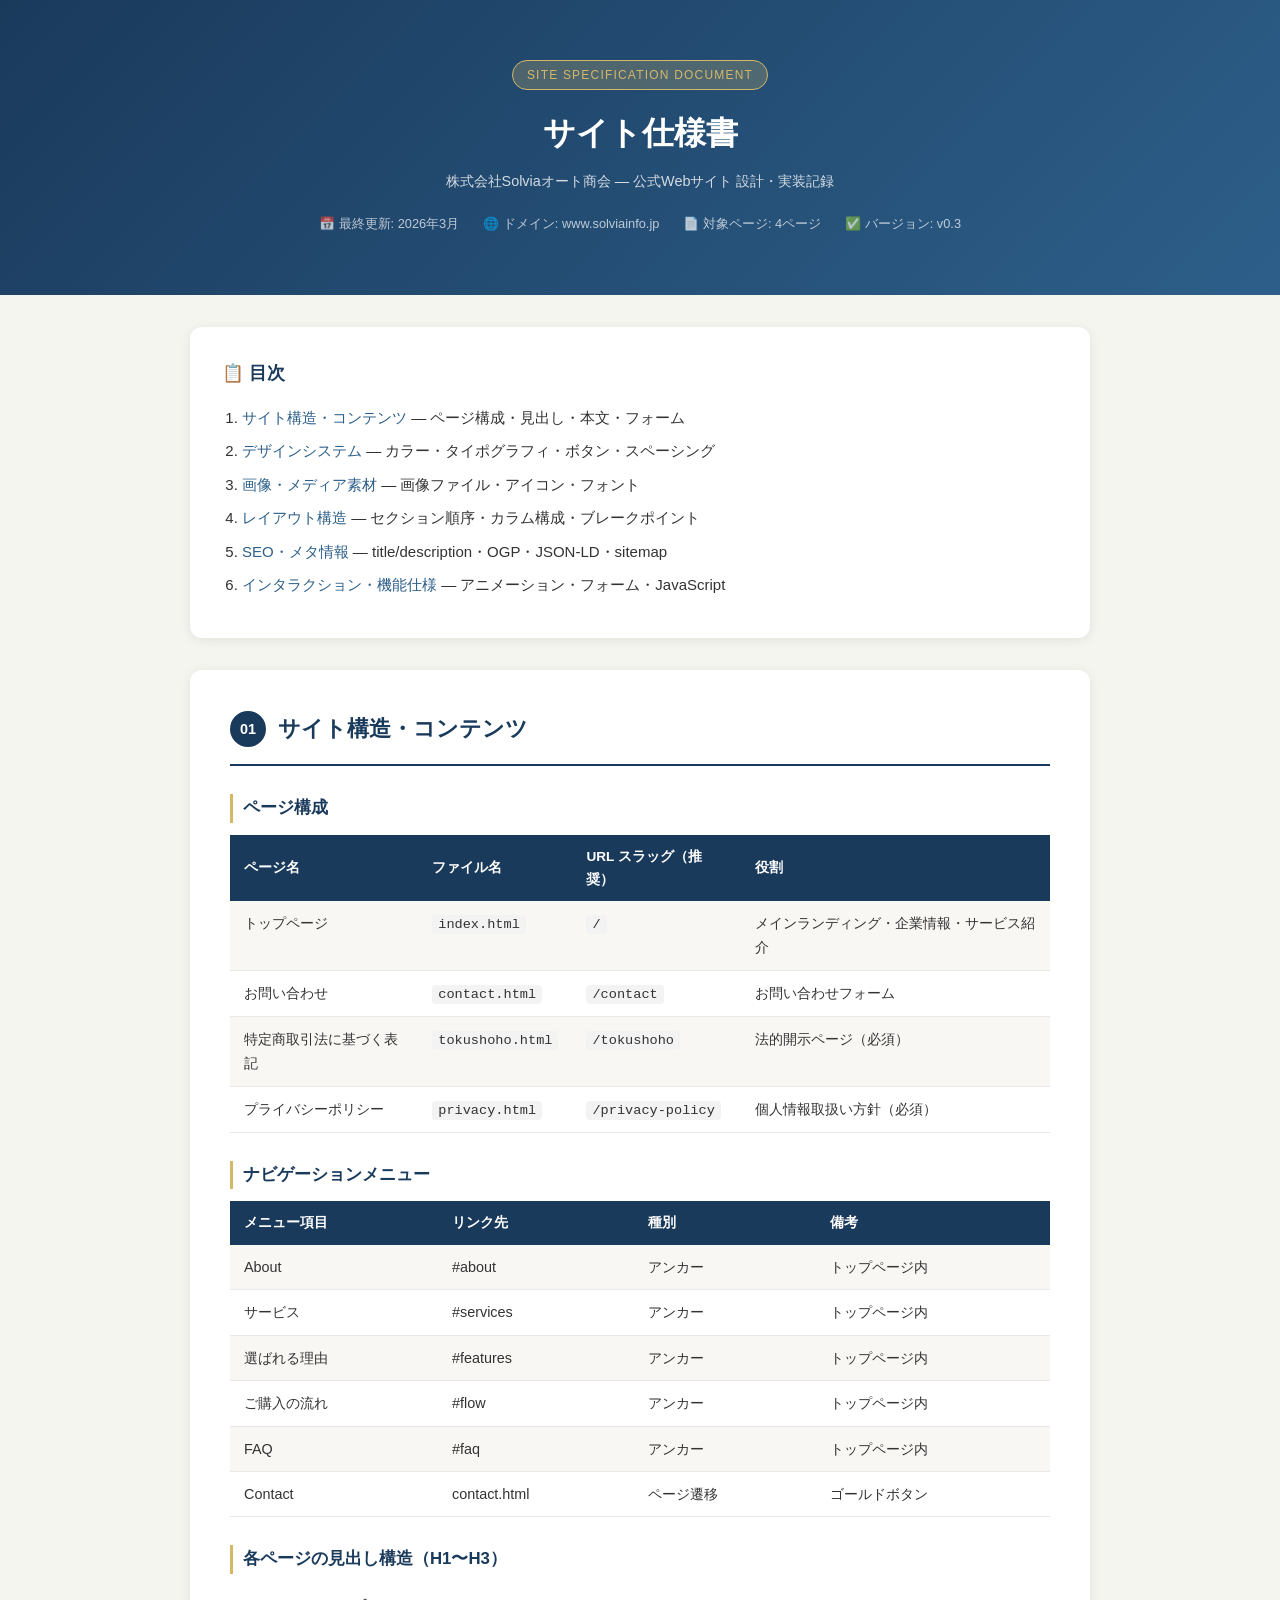
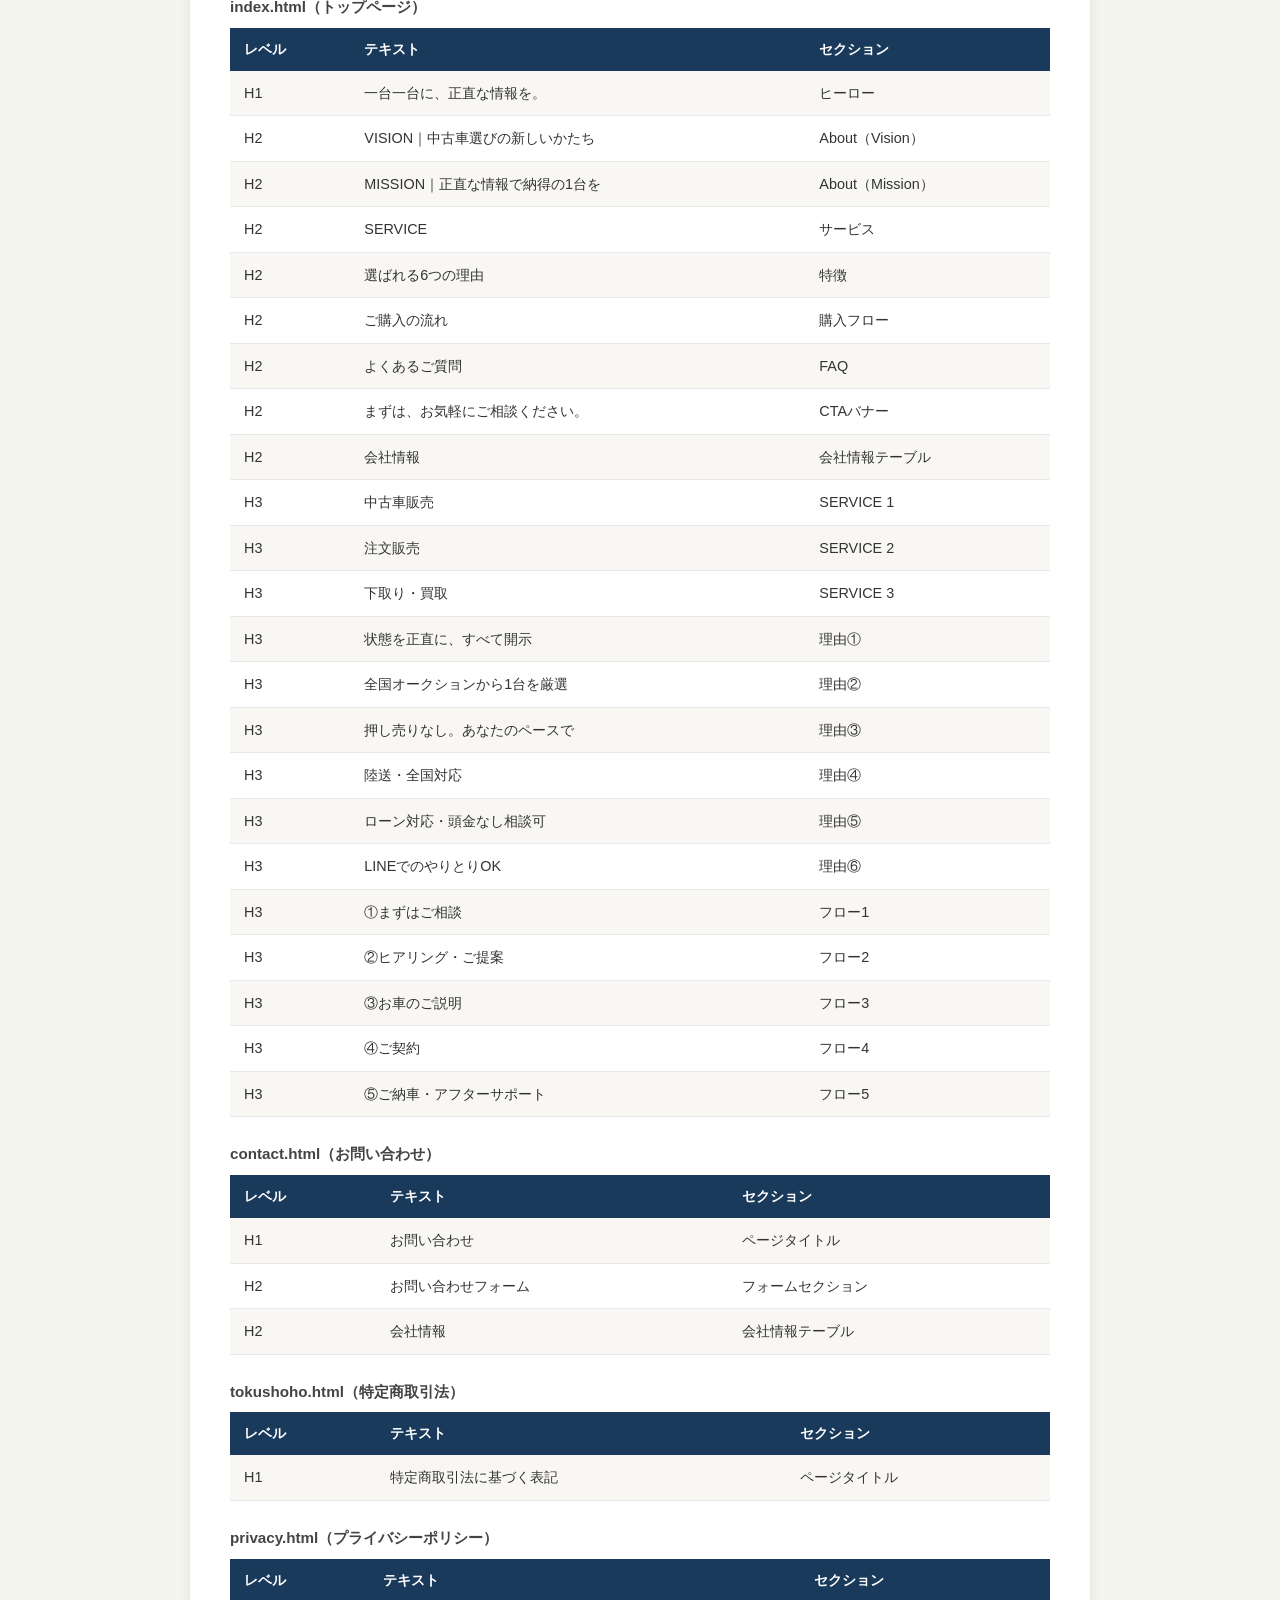
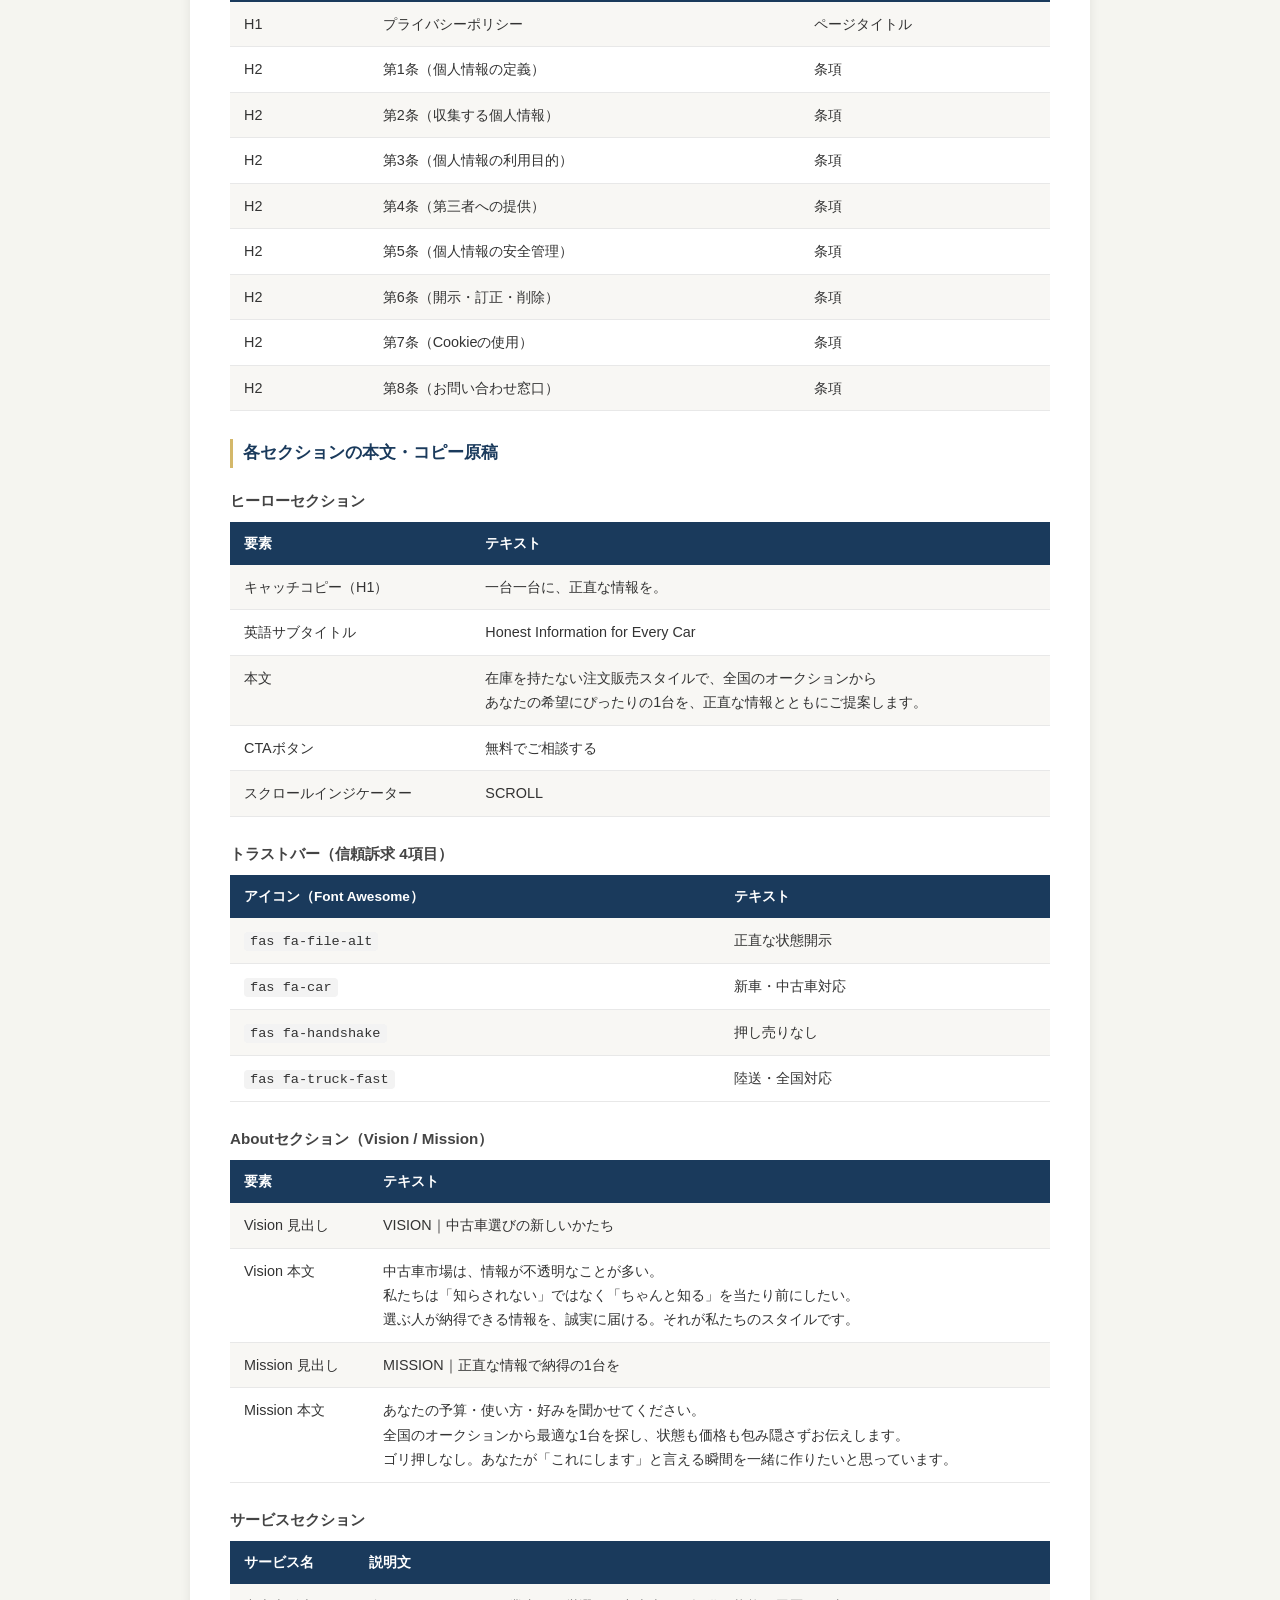
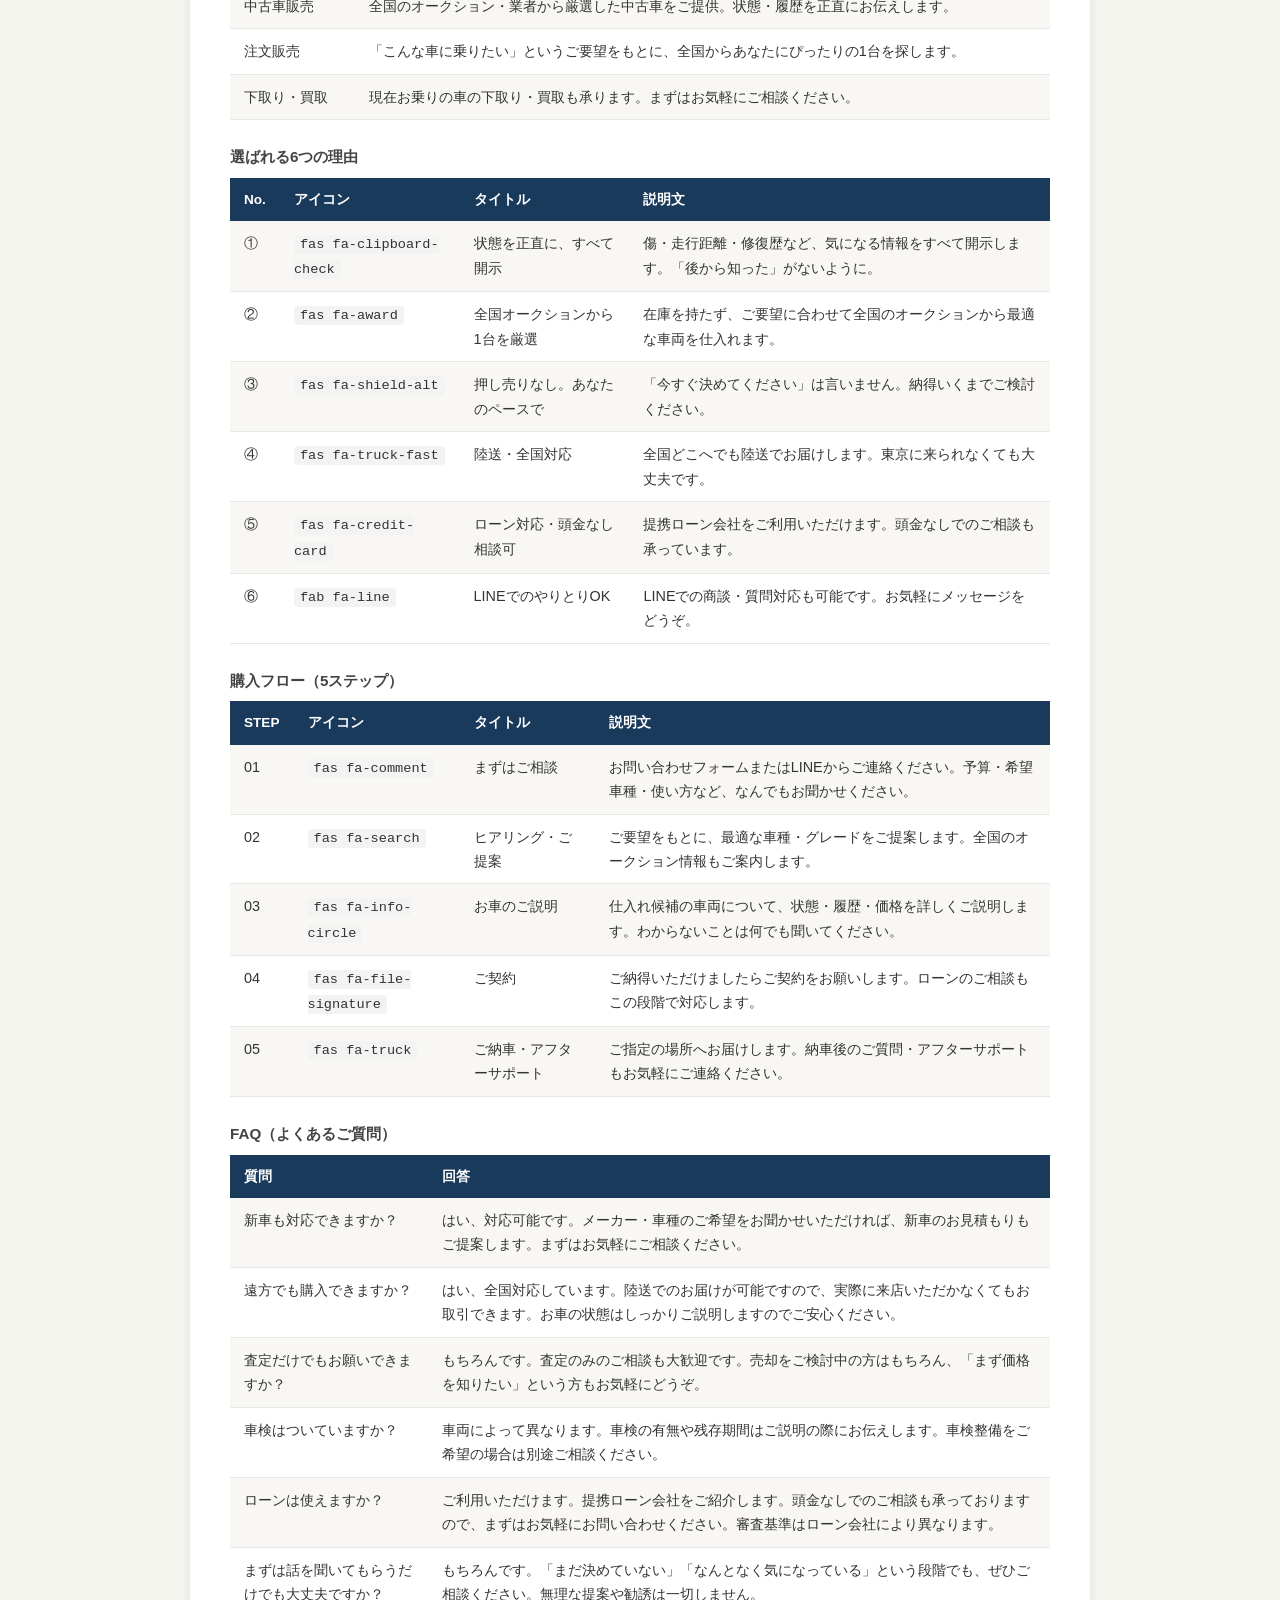
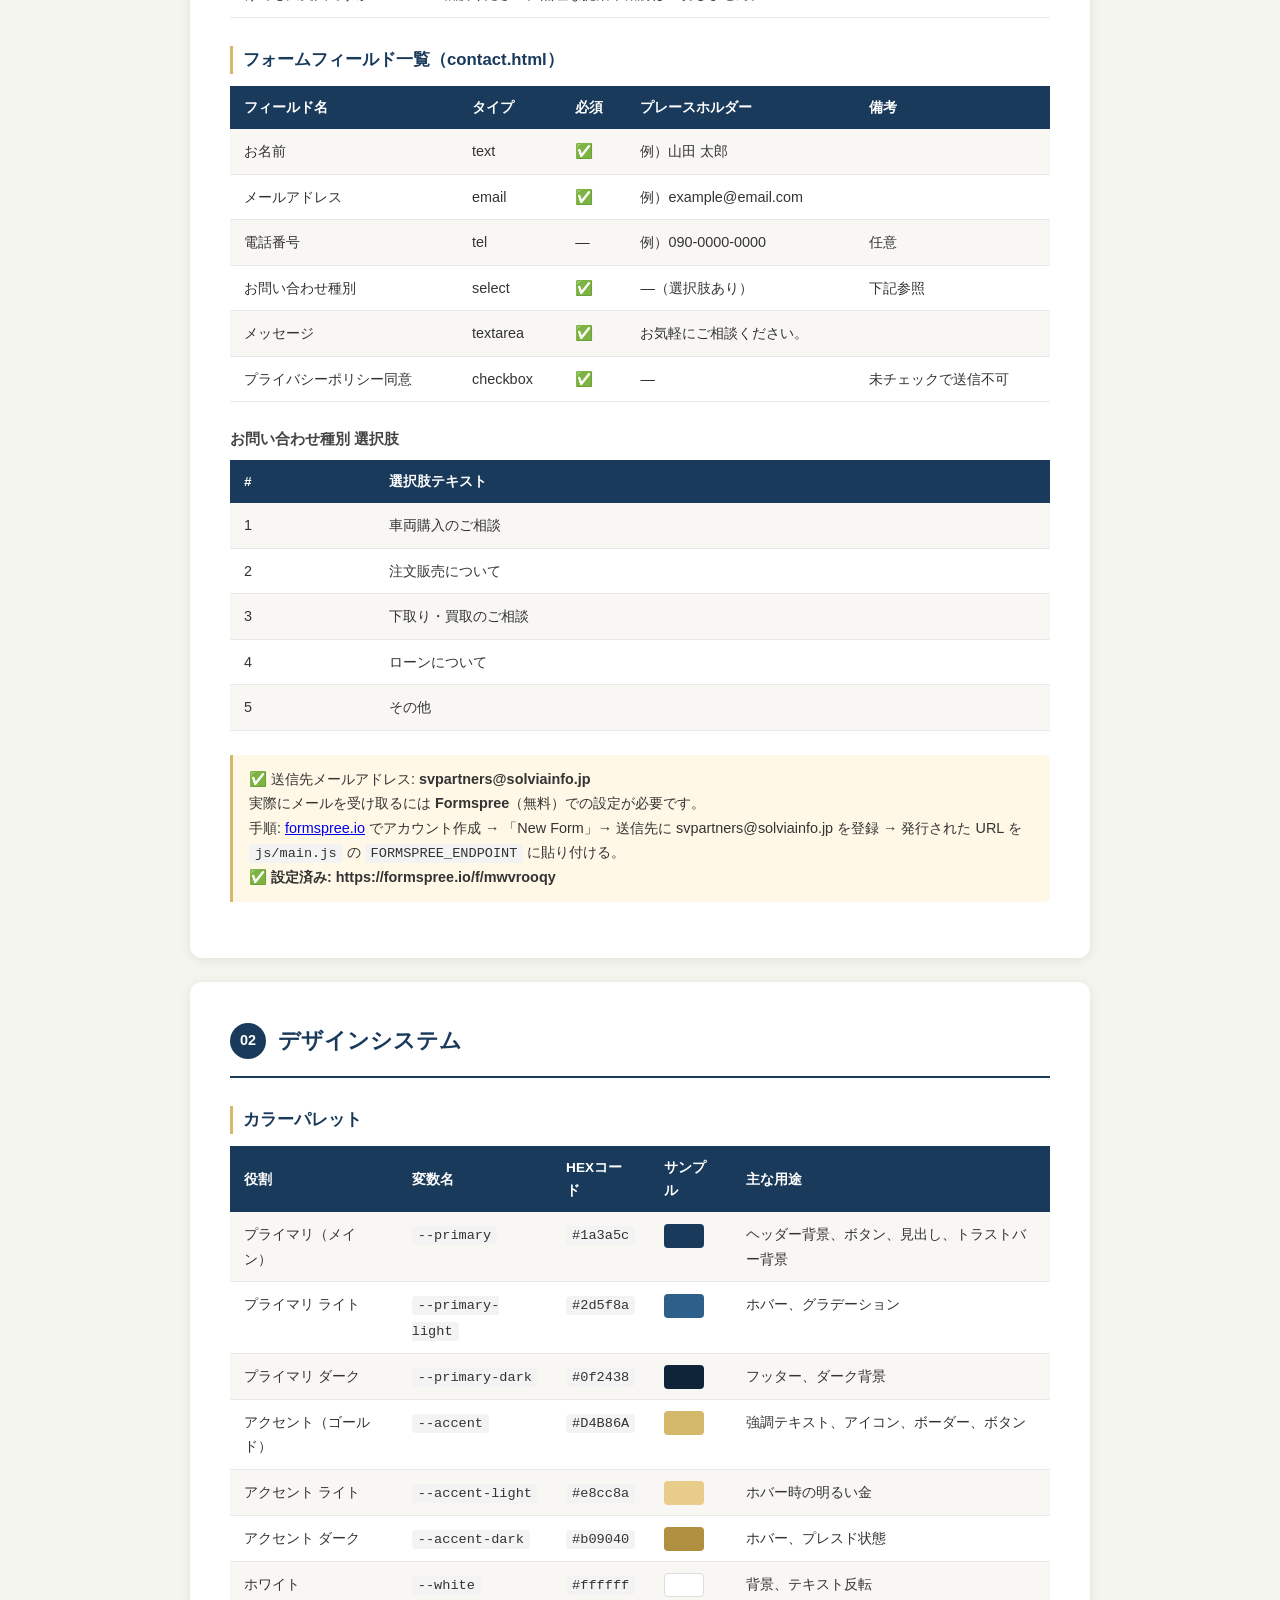
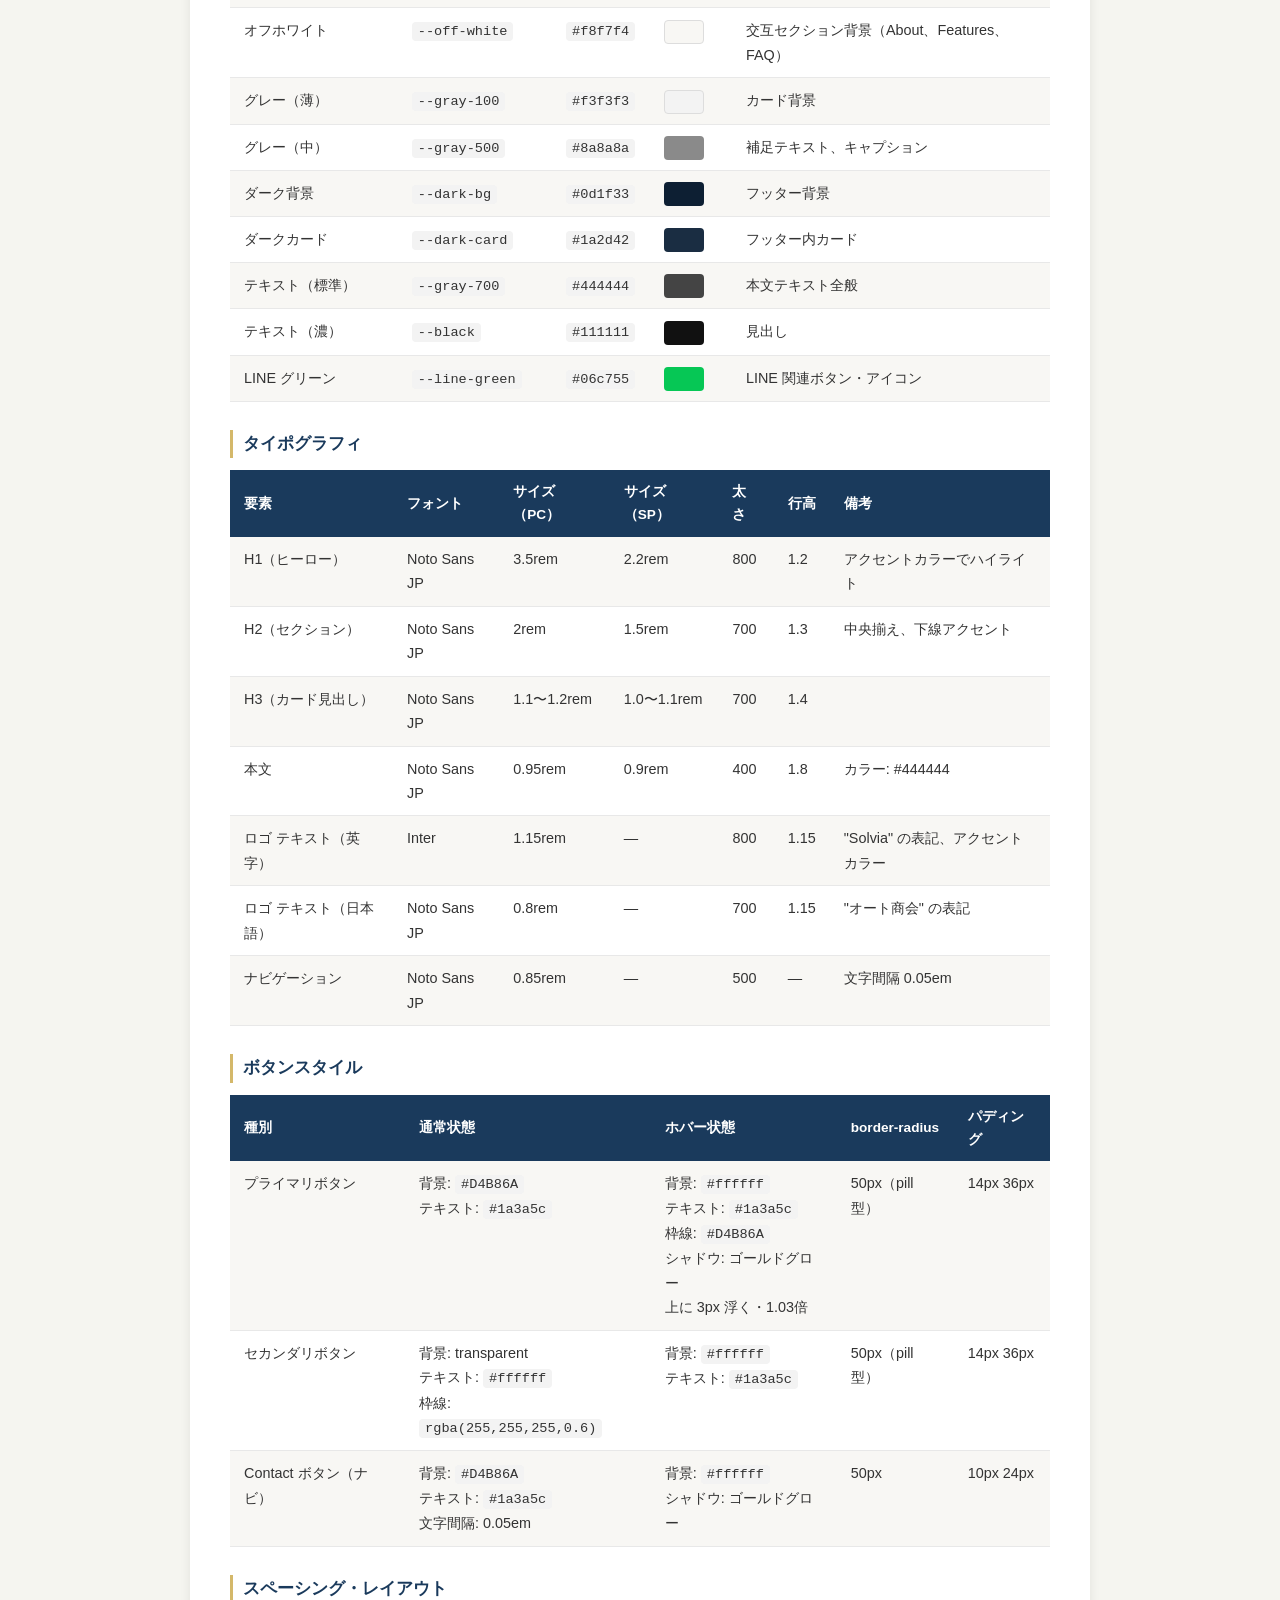
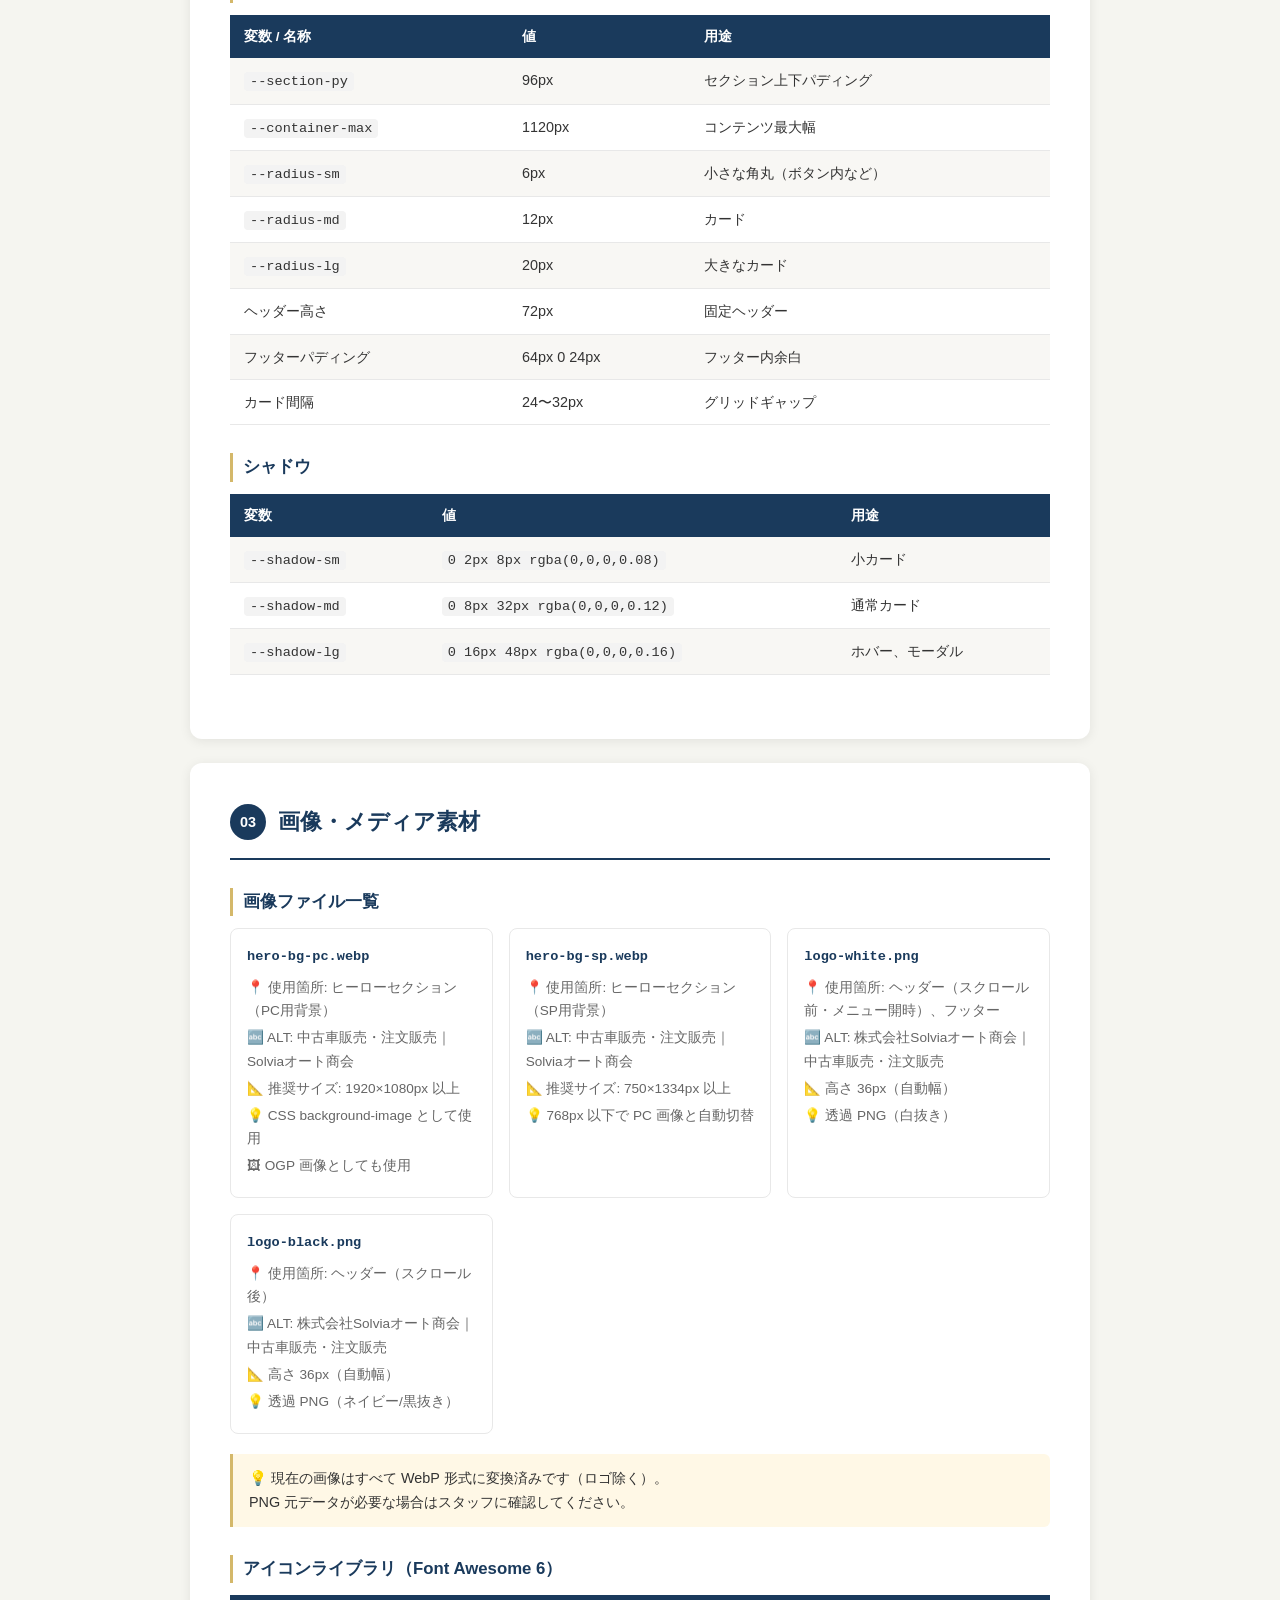
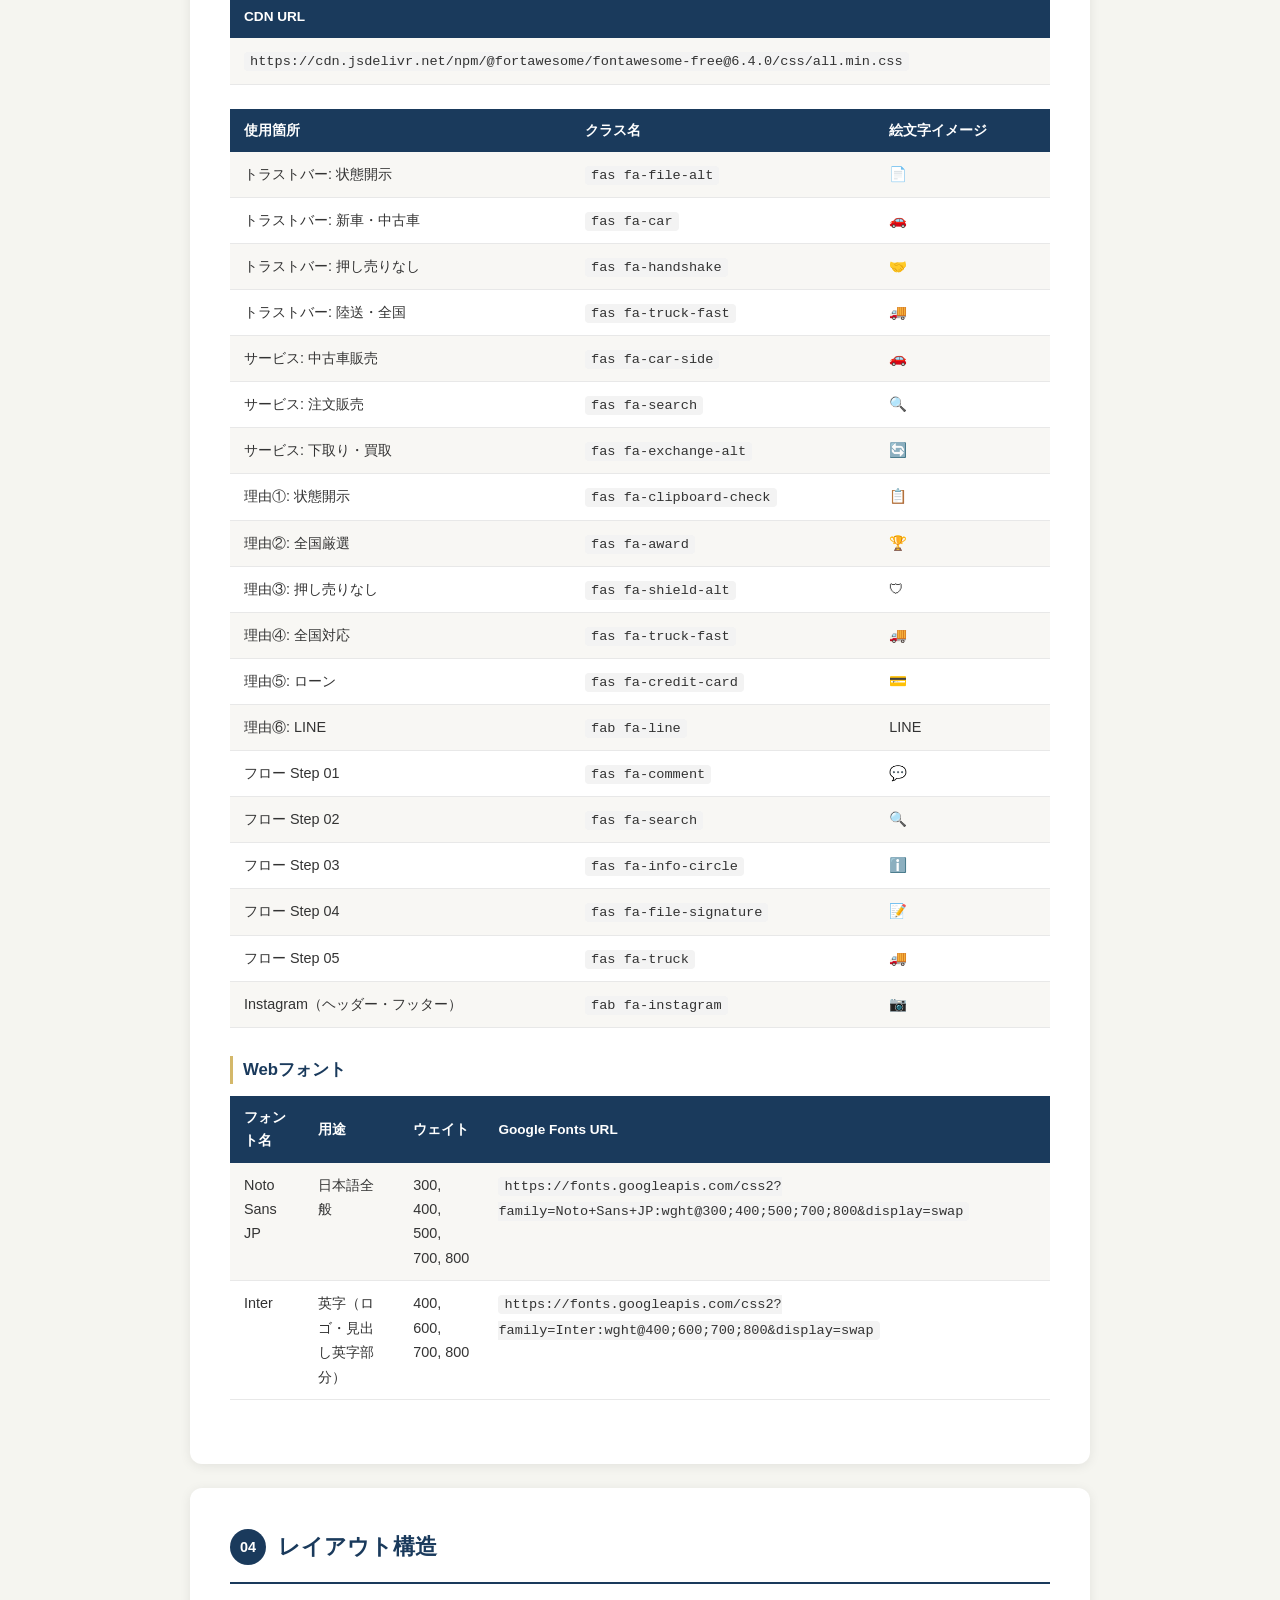
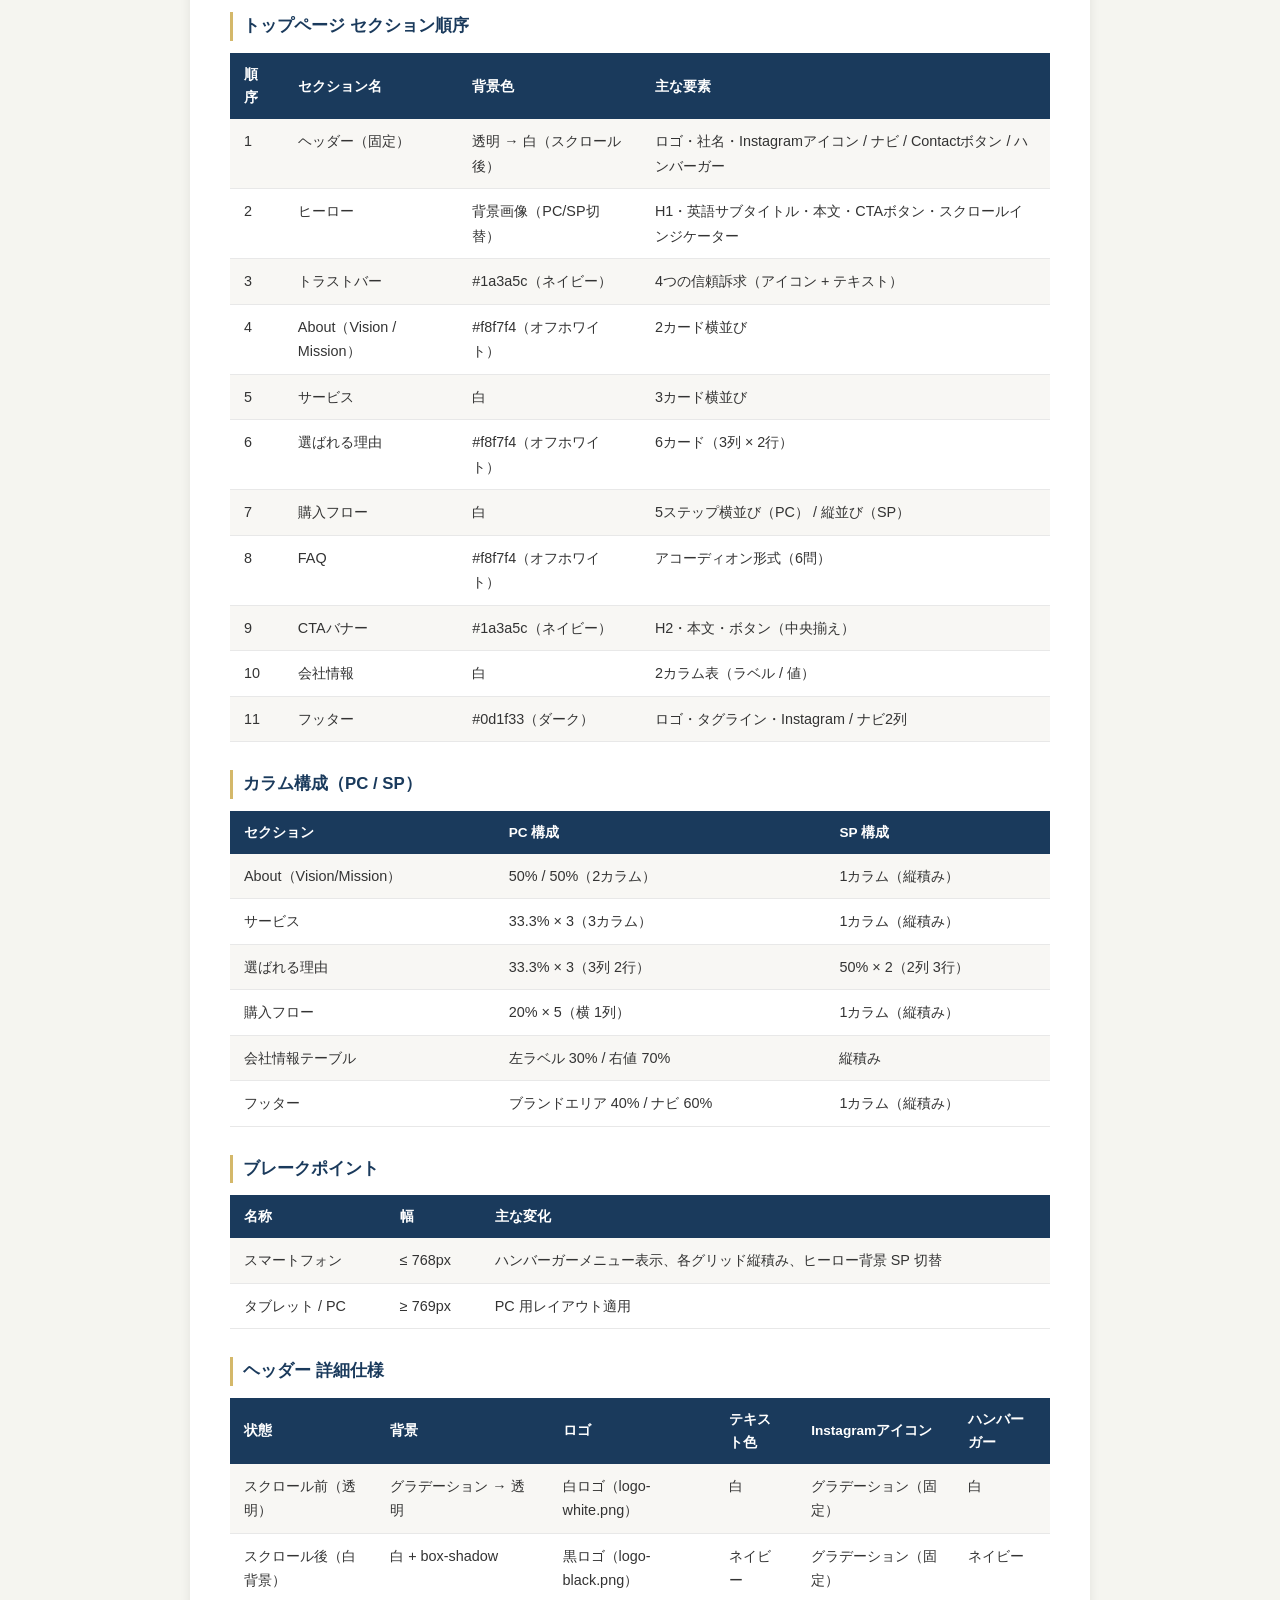
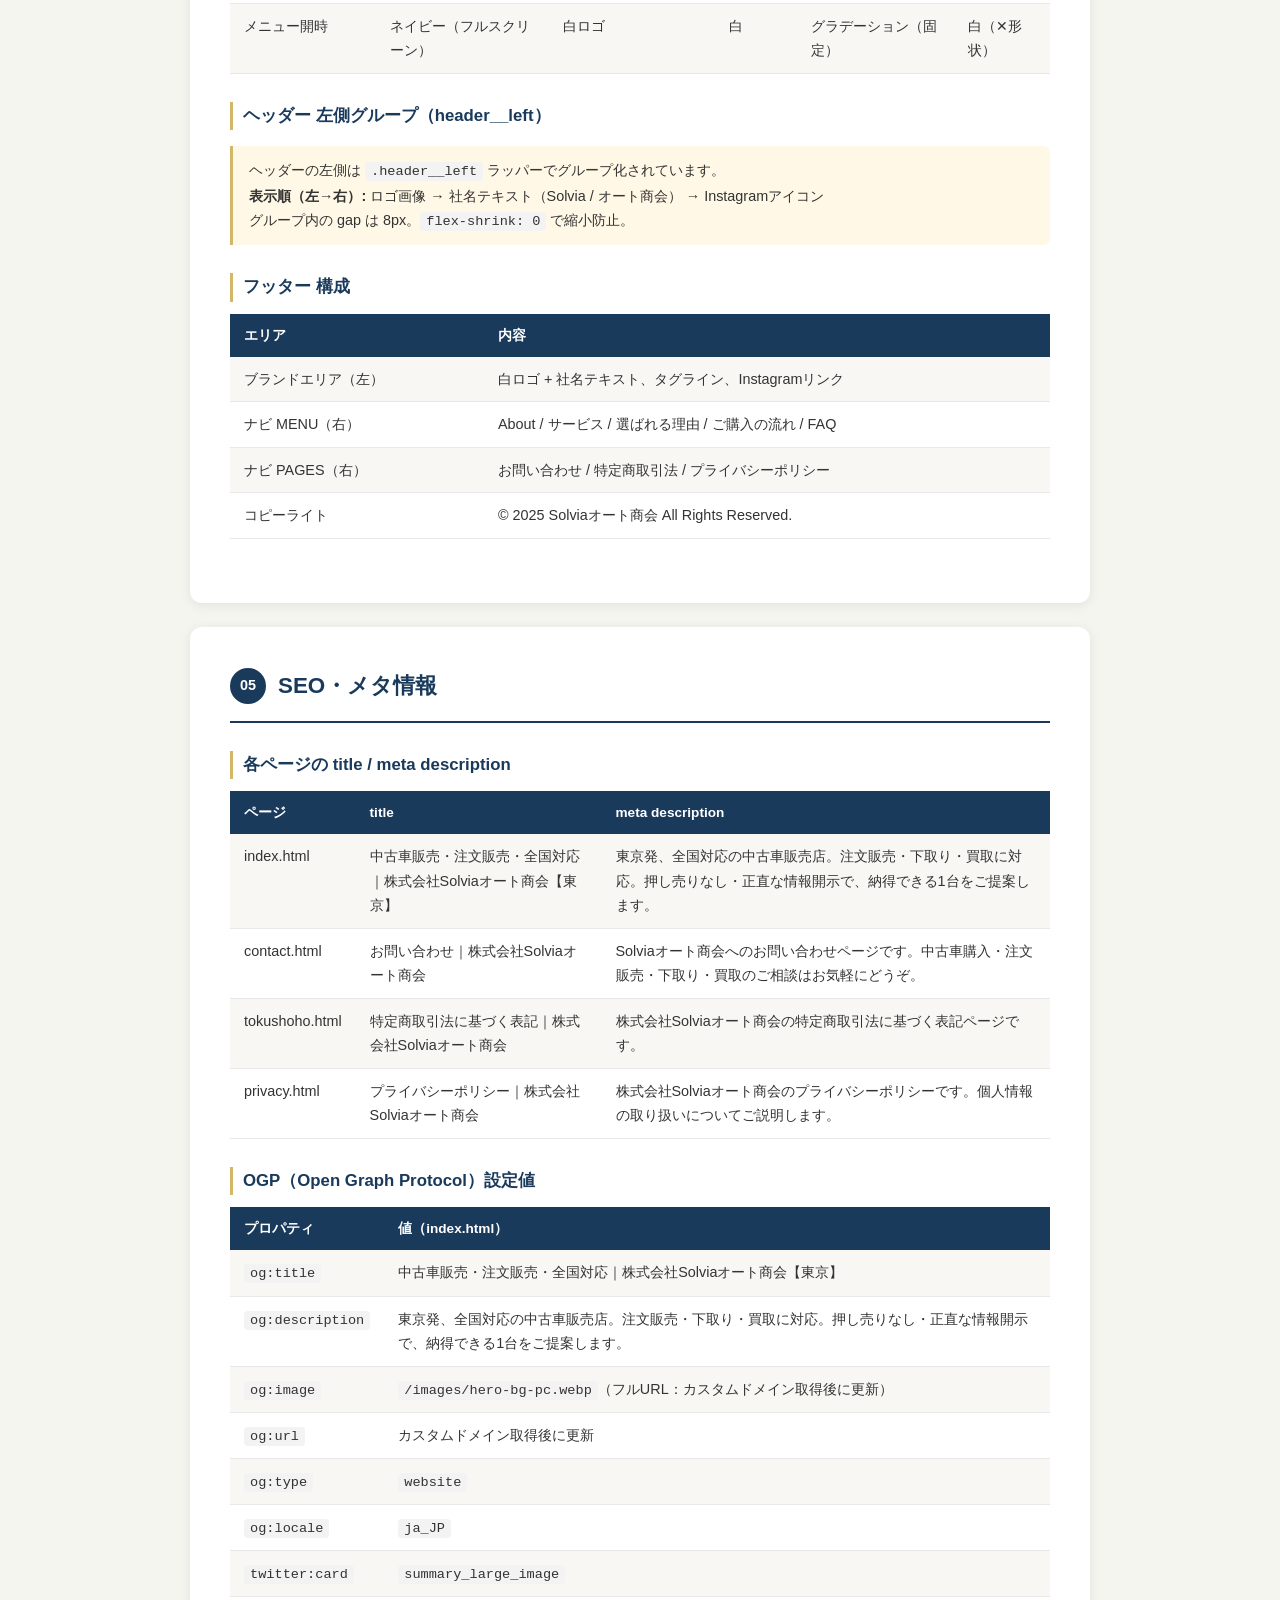
<file: site-spec.html>
<!DOCTYPE html>
<html lang="ja">
<head>
  <meta charset="UTF-8">
  <meta name="viewport" content="width=device-width, initial-scale=1.0">
  <title>サイト仕様書｜株式会社Solviaオート商会</title>
  <style>
    *, *::before, *::after { box-sizing: border-box; margin: 0; padding: 0; }
    body { font-family: 'Noto Sans JP', 'Helvetica Neue', Arial, sans-serif; font-size: 15px; line-height: 1.7; color: #333; background: #f5f5f0; }

    /* ── ページヘッダー ── */
    .page-header {
      background: linear-gradient(135deg, #1a3a5c 0%, #2d5f8a 100%);
      color: white; padding: 60px 40px; text-align: center;
    }
    .page-header .badge {
      display: inline-block; background: rgba(212,184,106,0.25); border: 1px solid #D4B86A;
      color: #D4B86A; font-size: 0.75rem; letter-spacing: 0.1em; padding: 4px 14px;
      border-radius: 50px; margin-bottom: 16px; text-transform: uppercase;
    }
    .page-header h1 { font-size: 2rem; font-weight: 700; margin-bottom: 8px; }
    .page-header .subtitle { opacity: 0.8; font-size: 0.9rem; margin-bottom: 20px; }
    .page-header .meta { display: flex; justify-content: center; gap: 24px; font-size: 0.8rem; opacity: 0.7; flex-wrap: wrap; }
    .page-header .meta span::before { margin-right: 4px; }

    /* ── 目次 ── */
    .toc {
      background: white; max-width: 900px; margin: 32px auto;
      border-radius: 12px; padding: 32px; box-shadow: 0 2px 12px rgba(0,0,0,0.08);
    }
    .toc h2 { font-size: 1.1rem; color: #1a3a5c; margin-bottom: 16px; }
    .toc ol { padding-left: 20px; }
    .toc li { margin-bottom: 8px; }
    .toc a { color: #2d5f8a; text-decoration: none; }
    .toc a:hover { text-decoration: underline; }

    /* ── セクション共通 ── */
    .section {
      background: white; max-width: 900px; margin: 24px auto;
      border-radius: 12px; padding: 40px; box-shadow: 0 2px 12px rgba(0,0,0,0.08);
    }
    .section-header {
      display: flex; align-items: center; gap: 12px;
      margin-bottom: 28px; padding-bottom: 16px; border-bottom: 2px solid #1a3a5c;
    }
    .section-num {
      background: #1a3a5c; color: white; width: 36px; height: 36px;
      border-radius: 50%; display: flex; align-items: center; justify-content: center;
      font-weight: 700; font-size: 0.9rem; flex-shrink: 0;
    }
    .section-header h2 { font-size: 1.4rem; color: #1a3a5c; }

    /* ── 小見出し ── */
    .section h3 {
      font-size: 1.05rem; color: #1a3a5c; margin: 28px 0 12px;
      padding-left: 10px; border-left: 3px solid #D4B86A;
    }
    .section h4 {
      font-size: 0.95rem; color: #444; margin: 20px 0 8px; font-weight: 700;
    }

    /* ── テーブル ── */
    table { width: 100%; border-collapse: collapse; margin-bottom: 24px; }
    th {
      background: #1a3a5c; color: white; padding: 10px 14px;
      text-align: left; font-size: 0.85rem;
    }
    td { padding: 10px 14px; border-bottom: 1px solid #e8e8e8; font-size: 0.9rem; vertical-align: top; }
    tr:nth-child(even) td { background: #f8f7f4; }

    /* ── インライン要素 ── */
    code {
      background: #f3f3f3; padding: 2px 6px;
      border-radius: 4px; font-family: monospace; font-size: 0.85rem;
    }
    .tag {
      display: inline-block; background: #e8f0f8; color: #1a3a5c;
      padding: 2px 8px; border-radius: 4px; font-size: 0.8rem; margin: 2px;
    }
    .tip {
      background: #fff8e6; border-left: 3px solid #D4B86A;
      padding: 12px 16px; margin: 16px 0; border-radius: 0 6px 6px 0; font-size: 0.9rem;
    }
    .alert {
      background: #fff3f3; border-left: 3px solid #e05555;
      padding: 12px 16px; margin: 16px 0; border-radius: 0 6px 6px 0; font-size: 0.9rem;
    }

    /* ── 画像カード ── */
    .image-list { display: grid; grid-template-columns: repeat(auto-fill, minmax(240px, 1fr)); gap: 16px; }
    .image-card { border: 1px solid #e8e8e8; border-radius: 8px; padding: 16px; }
    .image-card .filename { font-weight: 700; font-size: 0.85rem; color: #1a3a5c; margin-bottom: 8px; font-family: monospace; }
    .image-card p { font-size: 0.85rem; color: #666; margin-bottom: 4px; }

    /* ── カラースウォッチ ── */
    .swatch { width: 40px; height: 24px; border-radius: 4px; display: inline-block; vertical-align: middle; }

    /* ── ステータスバッジ ── */
    .status-ok   { display: inline-block; background: #e6f4ea; color: #2a7a3b; padding: 2px 8px; border-radius: 4px; font-size: 0.8rem; }
    .status-warn { display: inline-block; background: #fff3e0; color: #b45309; padding: 2px 8px; border-radius: 4px; font-size: 0.8rem; }
    .status-todo { display: inline-block; background: #e8f0f8; color: #1a3a5c; padding: 2px 8px; border-radius: 4px; font-size: 0.8rem; }

    /* ── 印刷用 ── */
    @media print {
      body { background: white; }
      .section { box-shadow: none; border: 1px solid #ddd; }
    }

    /* ── フッター ── */
    .page-footer {
      text-align: center; padding: 32px; color: #888;
      font-size: 0.8rem; background: #f5f5f0; margin-top: 8px;
    }
  </style>
</head>
<body>

<!-- ======================================
     ページヘッダー
     ====================================== -->
<div class="page-header">
  <div class="badge">Site Specification Document</div>
  <h1>サイト仕様書</h1>
  <p class="subtitle">株式会社Solviaオート商会 — 公式Webサイト 設計・実装記録</p>
  <div class="meta">
    <span>📅 最終更新: 2026年3月</span>
    <span>🌐 ドメイン: www.solviainfo.jp</span>
    <span>📄 対象ページ: 4ページ</span>
    <span>✅ バージョン: v0.3</span>
  </div>
</div>

<!-- ======================================
     目次
     ====================================== -->
<nav class="toc">
  <h2>📋 目次</h2>
  <ol>
    <li><a href="#section1">サイト構造・コンテンツ</a> — ページ構成・見出し・本文・フォーム</li>
    <li><a href="#section2">デザインシステム</a> — カラー・タイポグラフィ・ボタン・スペーシング</li>
    <li><a href="#section3">画像・メディア素材</a> — 画像ファイル・アイコン・フォント</li>
    <li><a href="#section4">レイアウト構造</a> — セクション順序・カラム構成・ブレークポイント</li>
    <li><a href="#section5">SEO・メタ情報</a> — title/description・OGP・JSON-LD・sitemap</li>
    <li><a href="#section6">インタラクション・機能仕様</a> — アニメーション・フォーム・JavaScript</li>
  </ol>
</nav>

<!-- ======================================
     01 サイト構造・コンテンツ
     ====================================== -->
<section class="section" id="section1">
  <div class="section-header">
    <div class="section-num">01</div>
    <h2>サイト構造・コンテンツ</h2>
  </div>

  <h3>ページ構成</h3>
  <table>
    <tr><th>ページ名</th><th>ファイル名</th><th>URL スラッグ（推奨）</th><th>役割</th></tr>
    <tr>
      <td>トップページ</td>
      <td><code>index.html</code></td>
      <td><code>/</code></td>
      <td>メインランディング・企業情報・サービス紹介</td>
    </tr>
    <tr>
      <td>お問い合わせ</td>
      <td><code>contact.html</code></td>
      <td><code>/contact</code></td>
      <td>お問い合わせフォーム</td>
    </tr>
    <tr>
      <td>特定商取引法に基づく表記</td>
      <td><code>tokushoho.html</code></td>
      <td><code>/tokushoho</code></td>
      <td>法的開示ページ（必須）</td>
    </tr>
    <tr>
      <td>プライバシーポリシー</td>
      <td><code>privacy.html</code></td>
      <td><code>/privacy-policy</code></td>
      <td>個人情報取扱い方針（必須）</td>
    </tr>
  </table>

  <h3>ナビゲーションメニュー</h3>
  <table>
    <tr><th>メニュー項目</th><th>リンク先</th><th>種別</th><th>備考</th></tr>
    <tr><td>About</td><td>#about</td><td>アンカー</td><td>トップページ内</td></tr>
    <tr><td>サービス</td><td>#services</td><td>アンカー</td><td>トップページ内</td></tr>
    <tr><td>選ばれる理由</td><td>#features</td><td>アンカー</td><td>トップページ内</td></tr>
    <tr><td>ご購入の流れ</td><td>#flow</td><td>アンカー</td><td>トップページ内</td></tr>
    <tr><td>FAQ</td><td>#faq</td><td>アンカー</td><td>トップページ内</td></tr>
    <tr><td>Contact</td><td>contact.html</td><td>ページ遷移</td><td>ゴールドボタン</td></tr>
  </table>

  <h3>各ページの見出し構造（H1〜H3）</h3>

  <h4>index.html（トップページ）</h4>
  <table>
    <tr><th>レベル</th><th>テキスト</th><th>セクション</th></tr>
    <tr><td>H1</td><td>一台一台に、正直な情報を。</td><td>ヒーロー</td></tr>
    <tr><td>H2</td><td>VISION｜中古車選びの新しいかたち</td><td>About（Vision）</td></tr>
    <tr><td>H2</td><td>MISSION｜正直な情報で納得の1台を</td><td>About（Mission）</td></tr>
    <tr><td>H2</td><td>SERVICE</td><td>サービス</td></tr>
    <tr><td>H2</td><td>選ばれる6つの理由</td><td>特徴</td></tr>
    <tr><td>H2</td><td>ご購入の流れ</td><td>購入フロー</td></tr>
    <tr><td>H2</td><td>よくあるご質問</td><td>FAQ</td></tr>
    <tr><td>H2</td><td>まずは、お気軽にご相談ください。</td><td>CTAバナー</td></tr>
    <tr><td>H2</td><td>会社情報</td><td>会社情報テーブル</td></tr>
    <tr><td>H3</td><td>中古車販売</td><td>SERVICE 1</td></tr>
    <tr><td>H3</td><td>注文販売</td><td>SERVICE 2</td></tr>
    <tr><td>H3</td><td>下取り・買取</td><td>SERVICE 3</td></tr>
    <tr><td>H3</td><td>状態を正直に、すべて開示</td><td>理由①</td></tr>
    <tr><td>H3</td><td>全国オークションから1台を厳選</td><td>理由②</td></tr>
    <tr><td>H3</td><td>押し売りなし。あなたのペースで</td><td>理由③</td></tr>
    <tr><td>H3</td><td>陸送・全国対応</td><td>理由④</td></tr>
    <tr><td>H3</td><td>ローン対応・頭金なし相談可</td><td>理由⑤</td></tr>
    <tr><td>H3</td><td>LINEでのやりとりOK</td><td>理由⑥</td></tr>
    <tr><td>H3</td><td>①まずはご相談</td><td>フロー1</td></tr>
    <tr><td>H3</td><td>②ヒアリング・ご提案</td><td>フロー2</td></tr>
    <tr><td>H3</td><td>③お車のご説明</td><td>フロー3</td></tr>
    <tr><td>H3</td><td>④ご契約</td><td>フロー4</td></tr>
    <tr><td>H3</td><td>⑤ご納車・アフターサポート</td><td>フロー5</td></tr>
  </table>

  <h4>contact.html（お問い合わせ）</h4>
  <table>
    <tr><th>レベル</th><th>テキスト</th><th>セクション</th></tr>
    <tr><td>H1</td><td>お問い合わせ</td><td>ページタイトル</td></tr>
    <tr><td>H2</td><td>お問い合わせフォーム</td><td>フォームセクション</td></tr>
    <tr><td>H2</td><td>会社情報</td><td>会社情報テーブル</td></tr>
  </table>

  <h4>tokushoho.html（特定商取引法）</h4>
  <table>
    <tr><th>レベル</th><th>テキスト</th><th>セクション</th></tr>
    <tr><td>H1</td><td>特定商取引法に基づく表記</td><td>ページタイトル</td></tr>
  </table>

  <h4>privacy.html（プライバシーポリシー）</h4>
  <table>
    <tr><th>レベル</th><th>テキスト</th><th>セクション</th></tr>
    <tr><td>H1</td><td>プライバシーポリシー</td><td>ページタイトル</td></tr>
    <tr><td>H2</td><td>第1条（個人情報の定義）</td><td>条項</td></tr>
    <tr><td>H2</td><td>第2条（収集する個人情報）</td><td>条項</td></tr>
    <tr><td>H2</td><td>第3条（個人情報の利用目的）</td><td>条項</td></tr>
    <tr><td>H2</td><td>第4条（第三者への提供）</td><td>条項</td></tr>
    <tr><td>H2</td><td>第5条（個人情報の安全管理）</td><td>条項</td></tr>
    <tr><td>H2</td><td>第6条（開示・訂正・削除）</td><td>条項</td></tr>
    <tr><td>H2</td><td>第7条（Cookieの使用）</td><td>条項</td></tr>
    <tr><td>H2</td><td>第8条（お問い合わせ窓口）</td><td>条項</td></tr>
  </table>

  <h3>各セクションの本文・コピー原稿</h3>

  <h4>ヒーローセクション</h4>
  <table>
    <tr><th>要素</th><th>テキスト</th></tr>
    <tr><td>キャッチコピー（H1）</td><td>一台一台に、正直な情報を。</td></tr>
    <tr><td>英語サブタイトル</td><td>Honest Information for Every Car</td></tr>
    <tr><td>本文</td><td>在庫を持たない注文販売スタイルで、全国のオークションから<br>あなたの希望にぴったりの1台を、正直な情報とともにご提案します。</td></tr>
    <tr><td>CTAボタン</td><td>無料でご相談する</td></tr>
    <tr><td>スクロールインジケーター</td><td>SCROLL</td></tr>
  </table>

  <h4>トラストバー（信頼訴求 4項目）</h4>
  <table>
    <tr><th>アイコン（Font Awesome）</th><th>テキスト</th></tr>
    <tr><td><code>fas fa-file-alt</code></td><td>正直な状態開示</td></tr>
    <tr><td><code>fas fa-car</code></td><td>新車・中古車対応</td></tr>
    <tr><td><code>fas fa-handshake</code></td><td>押し売りなし</td></tr>
    <tr><td><code>fas fa-truck-fast</code></td><td>陸送・全国対応</td></tr>
  </table>

  <h4>Aboutセクション（Vision / Mission）</h4>
  <table>
    <tr><th>要素</th><th>テキスト</th></tr>
    <tr><td>Vision 見出し</td><td>VISION｜中古車選びの新しいかたち</td></tr>
    <tr><td>Vision 本文</td><td>中古車市場は、情報が不透明なことが多い。<br>私たちは「知らされない」ではなく「ちゃんと知る」を当たり前にしたい。<br>選ぶ人が納得できる情報を、誠実に届ける。それが私たちのスタイルです。</td></tr>
    <tr><td>Mission 見出し</td><td>MISSION｜正直な情報で納得の1台を</td></tr>
    <tr><td>Mission 本文</td><td>あなたの予算・使い方・好みを聞かせてください。<br>全国のオークションから最適な1台を探し、状態も価格も包み隠さずお伝えします。<br>ゴリ押しなし。あなたが「これにします」と言える瞬間を一緒に作りたいと思っています。</td></tr>
  </table>

  <h4>サービスセクション</h4>
  <table>
    <tr><th>サービス名</th><th>説明文</th></tr>
    <tr><td>中古車販売</td><td>全国のオークション・業者から厳選した中古車をご提供。状態・履歴を正直にお伝えします。</td></tr>
    <tr><td>注文販売</td><td>「こんな車に乗りたい」というご要望をもとに、全国からあなたにぴったりの1台を探します。</td></tr>
    <tr><td>下取り・買取</td><td>現在お乗りの車の下取り・買取も承ります。まずはお気軽にご相談ください。</td></tr>
  </table>

  <h4>選ばれる6つの理由</h4>
  <table>
    <tr><th>No.</th><th>アイコン</th><th>タイトル</th><th>説明文</th></tr>
    <tr><td>①</td><td><code>fas fa-clipboard-check</code></td><td>状態を正直に、すべて開示</td><td>傷・走行距離・修復歴など、気になる情報をすべて開示します。「後から知った」がないように。</td></tr>
    <tr><td>②</td><td><code>fas fa-award</code></td><td>全国オークションから1台を厳選</td><td>在庫を持たず、ご要望に合わせて全国のオークションから最適な車両を仕入れます。</td></tr>
    <tr><td>③</td><td><code>fas fa-shield-alt</code></td><td>押し売りなし。あなたのペースで</td><td>「今すぐ決めてください」は言いません。納得いくまでご検討ください。</td></tr>
    <tr><td>④</td><td><code>fas fa-truck-fast</code></td><td>陸送・全国対応</td><td>全国どこへでも陸送でお届けします。東京に来られなくても大丈夫です。</td></tr>
    <tr><td>⑤</td><td><code>fas fa-credit-card</code></td><td>ローン対応・頭金なし相談可</td><td>提携ローン会社をご利用いただけます。頭金なしでのご相談も承っています。</td></tr>
    <tr><td>⑥</td><td><code>fab fa-line</code></td><td>LINEでのやりとりOK</td><td>LINEでの商談・質問対応も可能です。お気軽にメッセージをどうぞ。</td></tr>
  </table>

  <h4>購入フロー（5ステップ）</h4>
  <table>
    <tr><th>STEP</th><th>アイコン</th><th>タイトル</th><th>説明文</th></tr>
    <tr><td>01</td><td><code>fas fa-comment</code></td><td>まずはご相談</td><td>お問い合わせフォームまたはLINEからご連絡ください。予算・希望車種・使い方など、なんでもお聞かせください。</td></tr>
    <tr><td>02</td><td><code>fas fa-search</code></td><td>ヒアリング・ご提案</td><td>ご要望をもとに、最適な車種・グレードをご提案します。全国のオークション情報もご案内します。</td></tr>
    <tr><td>03</td><td><code>fas fa-info-circle</code></td><td>お車のご説明</td><td>仕入れ候補の車両について、状態・履歴・価格を詳しくご説明します。わからないことは何でも聞いてください。</td></tr>
    <tr><td>04</td><td><code>fas fa-file-signature</code></td><td>ご契約</td><td>ご納得いただけましたらご契約をお願いします。ローンのご相談もこの段階で対応します。</td></tr>
    <tr><td>05</td><td><code>fas fa-truck</code></td><td>ご納車・アフターサポート</td><td>ご指定の場所へお届けします。納車後のご質問・アフターサポートもお気軽にご連絡ください。</td></tr>
  </table>

  <h4>FAQ（よくあるご質問）</h4>
  <table>
    <tr><th>質問</th><th>回答</th></tr>
    <tr>
      <td>新車も対応できますか？</td>
      <td>はい、対応可能です。メーカー・車種のご希望をお聞かせいただければ、新車のお見積もりもご提案します。まずはお気軽にご相談ください。</td>
    </tr>
    <tr>
      <td>遠方でも購入できますか？</td>
      <td>はい、全国対応しています。陸送でのお届けが可能ですので、実際に来店いただかなくてもお取引できます。お車の状態はしっかりご説明しますのでご安心ください。</td>
    </tr>
    <tr>
      <td>査定だけでもお願いできますか？</td>
      <td>もちろんです。査定のみのご相談も大歓迎です。売却をご検討中の方はもちろん、「まず価格を知りたい」という方もお気軽にどうぞ。</td>
    </tr>
    <tr>
      <td>車検はついていますか？</td>
      <td>車両によって異なります。車検の有無や残存期間はご説明の際にお伝えします。車検整備をご希望の場合は別途ご相談ください。</td>
    </tr>
    <tr>
      <td>ローンは使えますか？</td>
      <td>ご利用いただけます。提携ローン会社をご紹介します。頭金なしでのご相談も承っておりますので、まずはお気軽にお問い合わせください。審査基準はローン会社により異なります。</td>
    </tr>
    <tr>
      <td>まずは話を聞いてもらうだけでも大丈夫ですか？</td>
      <td>もちろんです。「まだ決めていない」「なんとなく気になっている」という段階でも、ぜひご相談ください。無理な提案や勧誘は一切しません。</td>
    </tr>
  </table>

  <h3>フォームフィールド一覧（contact.html）</h3>
  <table>
    <tr><th>フィールド名</th><th>タイプ</th><th>必須</th><th>プレースホルダー</th><th>備考</th></tr>
    <tr><td>お名前</td><td>text</td><td>✅</td><td>例）山田 太郎</td><td></td></tr>
    <tr><td>メールアドレス</td><td>email</td><td>✅</td><td>例）example@email.com</td><td></td></tr>
    <tr><td>電話番号</td><td>tel</td><td>—</td><td>例）090-0000-0000</td><td>任意</td></tr>
    <tr><td>お問い合わせ種別</td><td>select</td><td>✅</td><td>—（選択肢あり）</td><td>下記参照</td></tr>
    <tr><td>メッセージ</td><td>textarea</td><td>✅</td><td>お気軽にご相談ください。</td><td></td></tr>
    <tr><td>プライバシーポリシー同意</td><td>checkbox</td><td>✅</td><td>—</td><td>未チェックで送信不可</td></tr>
  </table>

  <h4>お問い合わせ種別 選択肢</h4>
  <table>
    <tr><th>#</th><th>選択肢テキスト</th></tr>
    <tr><td>1</td><td>車両購入のご相談</td></tr>
    <tr><td>2</td><td>注文販売について</td></tr>
    <tr><td>3</td><td>下取り・買取のご相談</td></tr>
    <tr><td>4</td><td>ローンについて</td></tr>
    <tr><td>5</td><td>その他</td></tr>
  </table>

  <div class="tip">
    ✅ 送信先メールアドレス: <strong>svpartners@solviainfo.jp</strong><br>
    実際にメールを受け取るには <strong>Formspree</strong>（無料）での設定が必要です。<br>
    手順: <a href="https://formspree.io/" target="_blank">formspree.io</a> でアカウント作成 → 「New Form」→ 送信先に svpartners@solviainfo.jp を登録 → 発行された URL を <code>js/main.js</code> の <code>FORMSPREE_ENDPOINT</code> に貼り付ける。<br>
    ✅ <strong>設定済み: https://formspree.io/f/mwvrooqy</strong>
  </div>
</section>

<!-- ======================================
     02 デザインシステム
     ====================================== -->
<section class="section" id="section2">
  <div class="section-header">
    <div class="section-num">02</div>
    <h2>デザインシステム</h2>
  </div>

  <h3>カラーパレット</h3>
  <table>
    <tr><th>役割</th><th>変数名</th><th>HEXコード</th><th>サンプル</th><th>主な用途</th></tr>
    <tr>
      <td>プライマリ（メイン）</td>
      <td><code>--primary</code></td>
      <td><code>#1a3a5c</code></td>
      <td><span class="swatch" style="background:#1a3a5c;"></span></td>
      <td>ヘッダー背景、ボタン、見出し、トラストバー背景</td>
    </tr>
    <tr>
      <td>プライマリ ライト</td>
      <td><code>--primary-light</code></td>
      <td><code>#2d5f8a</code></td>
      <td><span class="swatch" style="background:#2d5f8a;"></span></td>
      <td>ホバー、グラデーション</td>
    </tr>
    <tr>
      <td>プライマリ ダーク</td>
      <td><code>--primary-dark</code></td>
      <td><code>#0f2438</code></td>
      <td><span class="swatch" style="background:#0f2438;"></span></td>
      <td>フッター、ダーク背景</td>
    </tr>
    <tr>
      <td>アクセント（ゴールド）</td>
      <td><code>--accent</code></td>
      <td><code>#D4B86A</code></td>
      <td><span class="swatch" style="background:#D4B86A;"></span></td>
      <td>強調テキスト、アイコン、ボーダー、ボタン</td>
    </tr>
    <tr>
      <td>アクセント ライト</td>
      <td><code>--accent-light</code></td>
      <td><code>#e8cc8a</code></td>
      <td><span class="swatch" style="background:#e8cc8a;"></span></td>
      <td>ホバー時の明るい金</td>
    </tr>
    <tr>
      <td>アクセント ダーク</td>
      <td><code>--accent-dark</code></td>
      <td><code>#b09040</code></td>
      <td><span class="swatch" style="background:#b09040;"></span></td>
      <td>ホバー、プレスド状態</td>
    </tr>
    <tr>
      <td>ホワイト</td>
      <td><code>--white</code></td>
      <td><code>#ffffff</code></td>
      <td><span class="swatch" style="background:#ffffff;border:1px solid #ddd;"></span></td>
      <td>背景、テキスト反転</td>
    </tr>
    <tr>
      <td>オフホワイト</td>
      <td><code>--off-white</code></td>
      <td><code>#f8f7f4</code></td>
      <td><span class="swatch" style="background:#f8f7f4;border:1px solid #ddd;"></span></td>
      <td>交互セクション背景（About、Features、FAQ）</td>
    </tr>
    <tr>
      <td>グレー（薄）</td>
      <td><code>--gray-100</code></td>
      <td><code>#f3f3f3</code></td>
      <td><span class="swatch" style="background:#f3f3f3;border:1px solid #ddd;"></span></td>
      <td>カード背景</td>
    </tr>
    <tr>
      <td>グレー（中）</td>
      <td><code>--gray-500</code></td>
      <td><code>#8a8a8a</code></td>
      <td><span class="swatch" style="background:#8a8a8a;"></span></td>
      <td>補足テキスト、キャプション</td>
    </tr>
    <tr>
      <td>ダーク背景</td>
      <td><code>--dark-bg</code></td>
      <td><code>#0d1f33</code></td>
      <td><span class="swatch" style="background:#0d1f33;"></span></td>
      <td>フッター背景</td>
    </tr>
    <tr>
      <td>ダークカード</td>
      <td><code>--dark-card</code></td>
      <td><code>#1a2d42</code></td>
      <td><span class="swatch" style="background:#1a2d42;"></span></td>
      <td>フッター内カード</td>
    </tr>
    <tr>
      <td>テキスト（標準）</td>
      <td><code>--gray-700</code></td>
      <td><code>#444444</code></td>
      <td><span class="swatch" style="background:#444444;"></span></td>
      <td>本文テキスト全般</td>
    </tr>
    <tr>
      <td>テキスト（濃）</td>
      <td><code>--black</code></td>
      <td><code>#111111</code></td>
      <td><span class="swatch" style="background:#111111;"></span></td>
      <td>見出し</td>
    </tr>
    <tr>
      <td>LINE グリーン</td>
      <td><code>--line-green</code></td>
      <td><code>#06c755</code></td>
      <td><span class="swatch" style="background:#06c755;"></span></td>
      <td>LINE 関連ボタン・アイコン</td>
    </tr>
  </table>

  <h3>タイポグラフィ</h3>
  <table>
    <tr><th>要素</th><th>フォント</th><th>サイズ（PC）</th><th>サイズ（SP）</th><th>太さ</th><th>行高</th><th>備考</th></tr>
    <tr>
      <td>H1（ヒーロー）</td>
      <td>Noto Sans JP</td>
      <td>3.5rem</td>
      <td>2.2rem</td>
      <td>800</td>
      <td>1.2</td>
      <td>アクセントカラーでハイライト</td>
    </tr>
    <tr>
      <td>H2（セクション）</td>
      <td>Noto Sans JP</td>
      <td>2rem</td>
      <td>1.5rem</td>
      <td>700</td>
      <td>1.3</td>
      <td>中央揃え、下線アクセント</td>
    </tr>
    <tr>
      <td>H3（カード見出し）</td>
      <td>Noto Sans JP</td>
      <td>1.1〜1.2rem</td>
      <td>1.0〜1.1rem</td>
      <td>700</td>
      <td>1.4</td>
      <td></td>
    </tr>
    <tr>
      <td>本文</td>
      <td>Noto Sans JP</td>
      <td>0.95rem</td>
      <td>0.9rem</td>
      <td>400</td>
      <td>1.8</td>
      <td>カラー: #444444</td>
    </tr>
    <tr>
      <td>ロゴ テキスト（英字）</td>
      <td>Inter</td>
      <td>1.15rem</td>
      <td>—</td>
      <td>800</td>
      <td>1.15</td>
      <td>"Solvia" の表記、アクセントカラー</td>
    </tr>
    <tr>
      <td>ロゴ テキスト（日本語）</td>
      <td>Noto Sans JP</td>
      <td>0.8rem</td>
      <td>—</td>
      <td>700</td>
      <td>1.15</td>
      <td>"オート商会" の表記</td>
    </tr>
    <tr>
      <td>ナビゲーション</td>
      <td>Noto Sans JP</td>
      <td>0.85rem</td>
      <td>—</td>
      <td>500</td>
      <td>—</td>
      <td>文字間隔 0.05em</td>
    </tr>
  </table>

  <h3>ボタンスタイル</h3>
  <table>
    <tr><th>種別</th><th>通常状態</th><th>ホバー状態</th><th>border-radius</th><th>パディング</th></tr>
    <tr>
      <td>プライマリボタン</td>
      <td>背景: <code>#D4B86A</code><br>テキスト: <code>#1a3a5c</code></td>
      <td>背景: <code>#ffffff</code><br>テキスト: <code>#1a3a5c</code><br>枠線: <code>#D4B86A</code><br>シャドウ: ゴールドグロー<br>上に 3px 浮く・1.03倍</td>
      <td>50px（pill型）</td>
      <td>14px 36px</td>
    </tr>
    <tr>
      <td>セカンダリボタン</td>
      <td>背景: transparent<br>テキスト: <code>#ffffff</code><br>枠線: <code>rgba(255,255,255,0.6)</code></td>
      <td>背景: <code>#ffffff</code><br>テキスト: <code>#1a3a5c</code></td>
      <td>50px（pill型）</td>
      <td>14px 36px</td>
    </tr>
    <tr>
      <td>Contact ボタン（ナビ）</td>
      <td>背景: <code>#D4B86A</code><br>テキスト: <code>#1a3a5c</code><br>文字間隔: 0.05em</td>
      <td>背景: <code>#ffffff</code><br>シャドウ: ゴールドグロー</td>
      <td>50px</td>
      <td>10px 24px</td>
    </tr>
  </table>

  <h3>スペーシング・レイアウト</h3>
  <table>
    <tr><th>変数 / 名称</th><th>値</th><th>用途</th></tr>
    <tr><td><code>--section-py</code></td><td>96px</td><td>セクション上下パディング</td></tr>
    <tr><td><code>--container-max</code></td><td>1120px</td><td>コンテンツ最大幅</td></tr>
    <tr><td><code>--radius-sm</code></td><td>6px</td><td>小さな角丸（ボタン内など）</td></tr>
    <tr><td><code>--radius-md</code></td><td>12px</td><td>カード</td></tr>
    <tr><td><code>--radius-lg</code></td><td>20px</td><td>大きなカード</td></tr>
    <tr><td>ヘッダー高さ</td><td>72px</td><td>固定ヘッダー</td></tr>
    <tr><td>フッターパディング</td><td>64px 0 24px</td><td>フッター内余白</td></tr>
    <tr><td>カード間隔</td><td>24〜32px</td><td>グリッドギャップ</td></tr>
  </table>

  <h3>シャドウ</h3>
  <table>
    <tr><th>変数</th><th>値</th><th>用途</th></tr>
    <tr><td><code>--shadow-sm</code></td><td><code>0 2px 8px rgba(0,0,0,0.08)</code></td><td>小カード</td></tr>
    <tr><td><code>--shadow-md</code></td><td><code>0 8px 32px rgba(0,0,0,0.12)</code></td><td>通常カード</td></tr>
    <tr><td><code>--shadow-lg</code></td><td><code>0 16px 48px rgba(0,0,0,0.16)</code></td><td>ホバー、モーダル</td></tr>
  </table>
</section>

<!-- ======================================
     03 画像・メディア素材
     ====================================== -->
<section class="section" id="section3">
  <div class="section-header">
    <div class="section-num">03</div>
    <h2>画像・メディア素材</h2>
  </div>

  <h3>画像ファイル一覧</h3>
  <div class="image-list">
    <div class="image-card">
      <div class="filename">hero-bg-pc.webp</div>
      <p>📍 使用箇所: ヒーローセクション（PC用背景）</p>
      <p>🔤 ALT: 中古車販売・注文販売｜Solviaオート商会</p>
      <p>📐 推奨サイズ: 1920×1080px 以上</p>
      <p>💡 CSS background-image として使用</p>
      <p>🖼 OGP 画像としても使用</p>
    </div>
    <div class="image-card">
      <div class="filename">hero-bg-sp.webp</div>
      <p>📍 使用箇所: ヒーローセクション（SP用背景）</p>
      <p>🔤 ALT: 中古車販売・注文販売｜Solviaオート商会</p>
      <p>📐 推奨サイズ: 750×1334px 以上</p>
      <p>💡 768px 以下で PC 画像と自動切替</p>
    </div>
    <div class="image-card">
      <div class="filename">logo-white.png</div>
      <p>📍 使用箇所: ヘッダー（スクロール前・メニュー開時）、フッター</p>
      <p>🔤 ALT: 株式会社Solviaオート商会｜中古車販売・注文販売</p>
      <p>📐 高さ 36px（自動幅）</p>
      <p>💡 透過 PNG（白抜き）</p>
    </div>
    <div class="image-card">
      <div class="filename">logo-black.png</div>
      <p>📍 使用箇所: ヘッダー（スクロール後）</p>
      <p>🔤 ALT: 株式会社Solviaオート商会｜中古車販売・注文販売</p>
      <p>📐 高さ 36px（自動幅）</p>
      <p>💡 透過 PNG（ネイビー/黒抜き）</p>
    </div>
  </div>

  <div class="tip" style="margin-top:20px;">
    💡 現在の画像はすべて WebP 形式に変換済みです（ロゴ除く）。<br>
    PNG 元データが必要な場合はスタッフに確認してください。
  </div>

  <h3>アイコンライブラリ（Font Awesome 6）</h3>
  <table>
    <tr><th>CDN URL</th></tr>
    <tr><td><code>https://cdn.jsdelivr.net/npm/@fortawesome/fontawesome-free@6.4.0/css/all.min.css</code></td></tr>
  </table>

  <table>
    <tr><th>使用箇所</th><th>クラス名</th><th>絵文字イメージ</th></tr>
    <tr><td>トラストバー: 状態開示</td><td><code>fas fa-file-alt</code></td><td>📄</td></tr>
    <tr><td>トラストバー: 新車・中古車</td><td><code>fas fa-car</code></td><td>🚗</td></tr>
    <tr><td>トラストバー: 押し売りなし</td><td><code>fas fa-handshake</code></td><td>🤝</td></tr>
    <tr><td>トラストバー: 陸送・全国</td><td><code>fas fa-truck-fast</code></td><td>🚚</td></tr>
    <tr><td>サービス: 中古車販売</td><td><code>fas fa-car-side</code></td><td>🚗</td></tr>
    <tr><td>サービス: 注文販売</td><td><code>fas fa-search</code></td><td>🔍</td></tr>
    <tr><td>サービス: 下取り・買取</td><td><code>fas fa-exchange-alt</code></td><td>🔄</td></tr>
    <tr><td>理由①: 状態開示</td><td><code>fas fa-clipboard-check</code></td><td>📋</td></tr>
    <tr><td>理由②: 全国厳選</td><td><code>fas fa-award</code></td><td>🏆</td></tr>
    <tr><td>理由③: 押し売りなし</td><td><code>fas fa-shield-alt</code></td><td>🛡</td></tr>
    <tr><td>理由④: 全国対応</td><td><code>fas fa-truck-fast</code></td><td>🚚</td></tr>
    <tr><td>理由⑤: ローン</td><td><code>fas fa-credit-card</code></td><td>💳</td></tr>
    <tr><td>理由⑥: LINE</td><td><code>fab fa-line</code></td><td>LINE</td></tr>
    <tr><td>フロー Step 01</td><td><code>fas fa-comment</code></td><td>💬</td></tr>
    <tr><td>フロー Step 02</td><td><code>fas fa-search</code></td><td>🔍</td></tr>
    <tr><td>フロー Step 03</td><td><code>fas fa-info-circle</code></td><td>ℹ️</td></tr>
    <tr><td>フロー Step 04</td><td><code>fas fa-file-signature</code></td><td>📝</td></tr>
    <tr><td>フロー Step 05</td><td><code>fas fa-truck</code></td><td>🚚</td></tr>
    <tr><td>Instagram（ヘッダー・フッター）</td><td><code>fab fa-instagram</code></td><td>📷</td></tr>
  </table>

  <h3>Webフォント</h3>
  <table>
    <tr><th>フォント名</th><th>用途</th><th>ウェイト</th><th>Google Fonts URL</th></tr>
    <tr>
      <td>Noto Sans JP</td>
      <td>日本語全般</td>
      <td>300, 400, 500, 700, 800</td>
      <td><code>https://fonts.googleapis.com/css2?family=Noto+Sans+JP:wght@300;400;500;700;800&amp;display=swap</code></td>
    </tr>
    <tr>
      <td>Inter</td>
      <td>英字（ロゴ・見出し英字部分）</td>
      <td>400, 600, 700, 800</td>
      <td><code>https://fonts.googleapis.com/css2?family=Inter:wght@400;600;700;800&amp;display=swap</code></td>
    </tr>
  </table>
</section>

<!-- ======================================
     04 レイアウト構造
     ====================================== -->
<section class="section" id="section4">
  <div class="section-header">
    <div class="section-num">04</div>
    <h2>レイアウト構造</h2>
  </div>

  <h3>トップページ セクション順序</h3>
  <table>
    <tr><th>順序</th><th>セクション名</th><th>背景色</th><th>主な要素</th></tr>
    <tr><td>1</td><td>ヘッダー（固定）</td><td>透明 → 白（スクロール後）</td><td>ロゴ・社名・Instagramアイコン / ナビ / Contactボタン / ハンバーガー</td></tr>
    <tr><td>2</td><td>ヒーロー</td><td>背景画像（PC/SP切替）</td><td>H1・英語サブタイトル・本文・CTAボタン・スクロールインジケーター</td></tr>
    <tr><td>3</td><td>トラストバー</td><td>#1a3a5c（ネイビー）</td><td>4つの信頼訴求（アイコン + テキスト）</td></tr>
    <tr><td>4</td><td>About（Vision / Mission）</td><td>#f8f7f4（オフホワイト）</td><td>2カード横並び</td></tr>
    <tr><td>5</td><td>サービス</td><td>白</td><td>3カード横並び</td></tr>
    <tr><td>6</td><td>選ばれる理由</td><td>#f8f7f4（オフホワイト）</td><td>6カード（3列 × 2行）</td></tr>
    <tr><td>7</td><td>購入フロー</td><td>白</td><td>5ステップ横並び（PC） / 縦並び（SP）</td></tr>
    <tr><td>8</td><td>FAQ</td><td>#f8f7f4（オフホワイト）</td><td>アコーディオン形式（6問）</td></tr>
    <tr><td>9</td><td>CTAバナー</td><td>#1a3a5c（ネイビー）</td><td>H2・本文・ボタン（中央揃え）</td></tr>
    <tr><td>10</td><td>会社情報</td><td>白</td><td>2カラム表（ラベル / 値）</td></tr>
    <tr><td>11</td><td>フッター</td><td>#0d1f33（ダーク）</td><td>ロゴ・タグライン・Instagram / ナビ2列</td></tr>
  </table>

  <h3>カラム構成（PC / SP）</h3>
  <table>
    <tr><th>セクション</th><th>PC 構成</th><th>SP 構成</th></tr>
    <tr><td>About（Vision/Mission）</td><td>50% / 50%（2カラム）</td><td>1カラム（縦積み）</td></tr>
    <tr><td>サービス</td><td>33.3% × 3（3カラム）</td><td>1カラム（縦積み）</td></tr>
    <tr><td>選ばれる理由</td><td>33.3% × 3（3列 2行）</td><td>50% × 2（2列 3行）</td></tr>
    <tr><td>購入フロー</td><td>20% × 5（横 1列）</td><td>1カラム（縦積み）</td></tr>
    <tr><td>会社情報テーブル</td><td>左ラベル 30% / 右値 70%</td><td>縦積み</td></tr>
    <tr><td>フッター</td><td>ブランドエリア 40% / ナビ 60%</td><td>1カラム（縦積み）</td></tr>
  </table>

  <h3>ブレークポイント</h3>
  <table>
    <tr><th>名称</th><th>幅</th><th>主な変化</th></tr>
    <tr><td>スマートフォン</td><td>≤ 768px</td><td>ハンバーガーメニュー表示、各グリッド縦積み、ヒーロー背景 SP 切替</td></tr>
    <tr><td>タブレット / PC</td><td>≥ 769px</td><td>PC 用レイアウト適用</td></tr>
  </table>

  <h3>ヘッダー 詳細仕様</h3>
  <table>
    <tr><th>状態</th><th>背景</th><th>ロゴ</th><th>テキスト色</th><th>Instagramアイコン</th><th>ハンバーガー</th></tr>
    <tr><td>スクロール前（透明）</td><td>グラデーション → 透明</td><td>白ロゴ（logo-white.png）</td><td>白</td><td>グラデーション（固定）</td><td>白</td></tr>
    <tr><td>スクロール後（白背景）</td><td>白 + box-shadow</td><td>黒ロゴ（logo-black.png）</td><td>ネイビー</td><td>グラデーション（固定）</td><td>ネイビー</td></tr>
    <tr><td>メニュー開時</td><td>ネイビー（フルスクリーン）</td><td>白ロゴ</td><td>白</td><td>グラデーション（固定）</td><td>白（✕形状）</td></tr>
  </table>

  <h3>ヘッダー 左側グループ（header__left）</h3>
  <div class="tip">
    ヘッダーの左側は <code>.header__left</code> ラッパーでグループ化されています。<br>
    <strong>表示順（左→右）:</strong> ロゴ画像 → 社名テキスト（Solvia / オート商会） → Instagramアイコン<br>
    グループ内の gap は 8px。<code>flex-shrink: 0</code> で縮小防止。
  </div>

  <h3>フッター 構成</h3>
  <table>
    <tr><th>エリア</th><th>内容</th></tr>
    <tr><td>ブランドエリア（左）</td><td>白ロゴ + 社名テキスト、タグライン、Instagramリンク</td></tr>
    <tr><td>ナビ MENU（右）</td><td>About / サービス / 選ばれる理由 / ご購入の流れ / FAQ</td></tr>
    <tr><td>ナビ PAGES（右）</td><td>お問い合わせ / 特定商取引法 / プライバシーポリシー</td></tr>
    <tr><td>コピーライト</td><td>© 2025 Solviaオート商会 All Rights Reserved.</td></tr>
  </table>
</section>

<!-- ======================================
     05 SEO・メタ情報
     ====================================== -->
<section class="section" id="section5">
  <div class="section-header">
    <div class="section-num">05</div>
    <h2>SEO・メタ情報</h2>
  </div>

  <h3>各ページの title / meta description</h3>
  <table>
    <tr><th>ページ</th><th>title</th><th>meta description</th></tr>
    <tr>
      <td>index.html</td>
      <td>中古車販売・注文販売・全国対応｜株式会社Solviaオート商会【東京】</td>
      <td>東京発、全国対応の中古車販売店。注文販売・下取り・買取に対応。押し売りなし・正直な情報開示で、納得できる1台をご提案します。</td>
    </tr>
    <tr>
      <td>contact.html</td>
      <td>お問い合わせ｜株式会社Solviaオート商会</td>
      <td>Solviaオート商会へのお問い合わせページです。中古車購入・注文販売・下取り・買取のご相談はお気軽にどうぞ。</td>
    </tr>
    <tr>
      <td>tokushoho.html</td>
      <td>特定商取引法に基づく表記｜株式会社Solviaオート商会</td>
      <td>株式会社Solviaオート商会の特定商取引法に基づく表記ページです。</td>
    </tr>
    <tr>
      <td>privacy.html</td>
      <td>プライバシーポリシー｜株式会社Solviaオート商会</td>
      <td>株式会社Solviaオート商会のプライバシーポリシーです。個人情報の取り扱いについてご説明します。</td>
    </tr>
  </table>

  <h3>OGP（Open Graph Protocol）設定値</h3>
  <table>
    <tr><th>プロパティ</th><th>値（index.html）</th></tr>
    <tr><td><code>og:title</code></td><td>中古車販売・注文販売・全国対応｜株式会社Solviaオート商会【東京】</td></tr>
    <tr><td><code>og:description</code></td><td>東京発、全国対応の中古車販売店。注文販売・下取り・買取に対応。押し売りなし・正直な情報開示で、納得できる1台をご提案します。</td></tr>
    <tr><td><code>og:image</code></td><td><code>/images/hero-bg-pc.webp</code>（フルURL：カスタムドメイン取得後に更新）</td></tr>
    <tr><td><code>og:url</code></td><td>カスタムドメイン取得後に更新</td></tr>
    <tr><td><code>og:type</code></td><td><code>website</code></td></tr>
    <tr><td><code>og:locale</code></td><td><code>ja_JP</code></td></tr>
    <tr><td><code>twitter:card</code></td><td><code>summary_large_image</code></td></tr>
  </table>

  <h3>JSON-LD 構造化データ（実装済み）</h3>
  <table>
    <tr><th>ページ</th><th>スキーマタイプ</th><th>主要プロパティ</th><th>状態</th></tr>
    <tr>
      <td>index.html</td>
      <td><code>AutoDealer</code></td>
      <td>name, url, description, address, telephone, openingHours,<br>areaServed（東京・神奈川・埼玉・千葉・全国）</td>
      <td><span class="status-ok">✅ 実装済</span></td>
    </tr>
    <tr>
      <td>index.html</td>
      <td><code>FAQPage</code></td>
      <td>6つの Q&amp;A ペア（acceptedAnswer 付き）</td>
      <td><span class="status-ok">✅ 実装済</span></td>
    </tr>
    <tr>
      <td>contact.html</td>
      <td><code>ContactPage</code></td>
      <td>name, url, description</td>
      <td><span class="status-ok">✅ 実装済</span></td>
    </tr>
    <tr>
      <td>tokushoho.html</td>
      <td><code>WebPage</code></td>
      <td>name, url, description</td>
      <td><span class="status-ok">✅ 実装済</span></td>
    </tr>
  </table>

  <h3>canonical URL 一覧</h3>
  <div class="tip">
    ⚠️ 現在は仮 URL（gensparksite.com）を使用中。カスタムドメイン取得後に全ページの canonical を更新してください。
  </div>
  <table>
    <tr><th>ページ</th><th>現在の canonical URL</th><th>推奨 URL スラッグ（変更後）</th></tr>
    <tr><td>index.html</td><td><code>https://www.solviainfo.jp/</code></td><td><code>https://www.solviainfo.jp/</code></td></tr>
    <tr><td>contact.html</td><td><code>https://www.solviainfo.jp/contact.html</code></td><td><code>https://www.solviainfo.jp/contact</code></td></tr>
    <tr><td>tokushoho.html</td><td><code>https://www.solviainfo.jp/tokushoho.html</code></td><td><code>https://www.solviainfo.jp/tokushoho</code></td></tr>
    <tr><td>privacy.html</td><td><code>https://www.solviainfo.jp/privacy.html</code></td><td><code>https://www.solviainfo.jp/privacy-policy</code></td></tr>
  </table>

  <h3>sitemap.xml 登録 URL</h3>
  <table>
    <tr><th>URL</th><th>priority</th><th>changefreq</th></tr>
    <tr><td><code>/index.html</code></td><td>1.0</td><td>monthly</td></tr>
    <tr><td><code>/contact.html</code></td><td>0.8</td><td>yearly</td></tr>
    <tr><td><code>/tokushoho.html</code></td><td>0.5</td><td>yearly</td></tr>
    <tr><td><code>/privacy.html</code></td><td>0.3</td><td>yearly</td></tr>
  </table>

  <h3>主要キーワード</h3>
  <div>
    <span class="tag">中古車販売</span>
    <span class="tag">注文販売</span>
    <span class="tag">全国対応</span>
    <span class="tag">東京</span>
    <span class="tag">下取り</span>
    <span class="tag">買取</span>
    <span class="tag">ローン対応</span>
    <span class="tag">押し売りなし</span>
    <span class="tag">正直な情報開示</span>
    <span class="tag">Solviaオート商会</span>
    <span class="tag">中古車 東京</span>
    <span class="tag">銀座 中古車</span>
  </div>

  <h3>SEO 対応済み項目一覧</h3>
  <table>
    <tr><th>対応項目</th><th>内容</th><th>状態</th></tr>
    <tr><td>title / description 最適化</td><td>全4ページで設定済み</td><td><span class="status-ok">✅ 完了</span></td></tr>
    <tr><td>OGP・Twitter Card</td><td>全4ページで設定済み（SNSシェア対応）</td><td><span class="status-ok">✅ 完了</span></td></tr>
    <tr><td>JSON-LD 構造化データ</td><td>AutoDealer / FAQPage / ContactPage / WebPage</td><td><span class="status-ok">✅ 完了</span></td></tr>
    <tr><td>canonical タグ</td><td>全4ページで設定済み</td><td><span class="status-ok">✅ 完了</span></td></tr>
    <tr><td>sitemap.xml</td><td>作成済み（4URL 登録）</td><td><span class="status-ok">✅ 完了</span></td></tr>
    <tr><td>robots.txt</td><td>作成済み</td><td><span class="status-ok">✅ 完了</span></td></tr>
    <tr><td>画像 ALT テキスト</td><td>全画像にキーワード入り ALT を設定</td><td><span class="status-ok">✅ 完了</span></td></tr>
    <tr><td>WebP 変換</td><td>ヒーロー背景を WebP 化（約 85% 削減）</td><td><span class="status-ok">✅ 完了</span></td></tr>
    <tr><td>見出し階層最適化</td><td>H1〜H3 の正しい使用</td><td><span class="status-ok">✅ 完了</span></td></tr>
    <tr><td>モバイル対応</td><td>768px 以下でレスポンシブ表示</td><td><span class="status-ok">✅ 完了</span></td></tr>
    <tr><td>Google Search Console 登録</td><td>カスタムドメイン取得後に実施</td><td><span class="status-todo">📌 未着手</span></td></tr>
    <tr><td>Google ビジネスプロフィール</td><td>カスタムドメイン取得後に実施</td><td><span class="status-todo">📌 未着手</span></td></tr>
    <tr><td>GA4（Google Analytics）</td><td>カスタムドメイン取得後に実施</td><td><span class="status-todo">📌 未着手</span></td></tr>
  </table>
</section>

<!-- ======================================
     06 インタラクション・機能仕様
     ====================================== -->
<section class="section" id="section6">
  <div class="section-header">
    <div class="section-num">06</div>
    <h2>インタラクション・機能仕様</h2>
  </div>

  <h3>スクロール連動ヘッダー</h3>
  <table>
    <tr><th>項目</th><th>仕様</th></tr>
    <tr><td>発火条件</td><td>スクロール量 &gt; 50px</td></tr>
    <tr><td>トリガー</td><td>JavaScript <code>window.addEventListener('scroll', ...)</code></td></tr>
    <tr><td>クラス操作</td><td>ヘッダーに <code>.scrolled</code> クラスを付与 / 削除</td></tr>
    <tr><td>CSS 変化</td><td>背景: 透明 → 白、ロゴ: 白 → 黒、テキスト: 白 → ネイビー</td></tr>
    <tr><td>アニメーション</td><td><code>transition: all 0.3s ease</code></td></tr>
  </table>

  <h3>ハンバーガーメニュー（SP用）</h3>
  <table>
    <tr><th>項目</th><th>仕様</th></tr>
    <tr><td>表示条件</td><td>≤ 768px</td></tr>
    <tr><td>開閉トリガー</td><td>ハンバーガーボタンクリック</td></tr>
    <tr><td>クラス付与</td><td>header・nav に <code>.nav-is-open</code> クラスを付与</td></tr>
    <tr><td>オーバーレイ</td><td>フルスクリーン、背景色: <code>#1a3a5c</code></td></tr>
    <tr><td>ボタン変化</td><td>3本線 → ✕（CSS アニメーション）</td></tr>
    <tr><td>メニュー項目タップ</td><td>自動的にメニューを閉じる</td></tr>
  </table>

  <h3>FAQ アコーディオン</h3>
  <table>
    <tr><th>項目</th><th>仕様</th></tr>
    <tr><td>動作</td><td>質問クリックで回答の表示 / 非表示を切替</td></tr>
    <tr><td>実装方法</td><td>JavaScript で <code>max-height</code> をトグル + <code>.faq__item--open</code> クラス付与</td></tr>
    <tr><td>アイコン</td><td>「＋」→「－」</td></tr>
    <tr><td>アニメーション</td><td><code>transition: max-height 0.3s ease</code></td></tr>
  </table>

  <h3>スクロールアニメーション（AOS）</h3>
  <table>
    <tr><th>項目</th><th>仕様</th></tr>
    <tr><td>ライブラリ</td><td>AOS（Animate On Scroll）v2.3.4</td></tr>
    <tr><td>CSS CDN</td><td><code>https://cdn.jsdelivr.net/npm/aos@2.3.4/dist/aos.css</code></td></tr>
    <tr><td>JS CDN</td><td><code>https://cdn.jsdelivr.net/npm/aos@2.3.4/dist/aos.js</code></td></tr>
    <tr><td>初期化</td><td><code>AOS.init({ duration: 600, once: true })</code></td></tr>
    <tr><td>主なアニメーション</td><td><code>data-aos="fade-up"</code>（カード・セクション）</td></tr>
    <tr><td>遅延</td><td>複数要素は 0ms / 100ms / 200ms で順次表示（<code>data-aos-delay</code>）</td></tr>
  </table>

  <h3>ヒーロー背景画像 PC/SP 切替</h3>
  <table>
    <tr><th>項目</th><th>仕様</th></tr>
    <tr><td>PC 画像</td><td><code>hero-bg-pc.webp</code>（初期表示）</td></tr>
    <tr><td>SP 画像</td><td><code>hero-bg-sp.webp</code>（768px 以下）</td></tr>
    <tr><td>切替方法</td><td>JavaScript: <code>window.innerWidth ≤ 768</code> で動的に <code>background-image</code> を変更</td></tr>
    <tr><td>リサイズ対応</td><td><code>window.addEventListener('resize', ...)</code></td></tr>
    <tr><td>object-position（SP）</td><td>構図を最適化するため調整済み</td></tr>
  </table>

  <h3>お問い合わせフォーム</h3>
  <table>
    <tr><th>項目</th><th>仕様</th></tr>
    <tr><td>送信先</td><td><code>svpartners@solviainfo.jp</code>（Formspree 経由）<br><span class="status-warn">⚠️ Formspree で Form ID を取得し、js/main.js の FORMSPREE_ENDPOINT を書き換えてから本番運用してください</span></td></tr>
    <tr><td>バリデーション</td><td>HTML5 <code>required</code> 属性 + JavaScript（送信前チェック）</td></tr>
    <tr><td>送信後</td><td>サンクスメッセージ表示（フォーム非表示）</td></tr>
    <tr><td>プライバシー同意</td><td>チェックボックス必須（未チェックで送信不可）</td></tr>
    <tr><td>推奨実装サービス</td><td>Formspree / EmailJS など（サーバー不要）</td></tr>
  </table>

  <h3>Instagram アイコン仕様</h3>
  <table>
    <tr><th>項目</th><th>仕様</th></tr>
    <tr><td>リンク先</td><td><code>https://www.instagram.com/solviaauto.official/</code></td></tr>
    <tr><td>配置（ヘッダー）</td><td>ヘッダー左側 <code>.header__left</code> 内（ロゴ・社名の右横）</td></tr>
    <tr><td>配置（フッター）</td><td>ブランドエリアのタグライン下</td></tr>
    <tr><td>アイコンカラー</td><td>Instagram 公式グラデーション（オレンジ → ピンク → パープル）</td></tr>
    <tr><td>ホバー</td><td>スケール 1.15 倍</td></tr>
    <tr><td>サイズ（ヘッダー）</td><td>32px × 32px</td></tr>
    <tr><td>実装方法</td><td>Font Awesome アイコンに CSS <code>background: linear-gradient</code> + <code>-webkit-background-clip: text</code></td></tr>
  </table>

  <h3>外部ライブラリ 一覧</h3>
  <table>
    <tr><th>ライブラリ</th><th>バージョン</th><th>用途</th><th>CDN URL</th></tr>
    <tr>
      <td>Font Awesome</td>
      <td>6.4.0</td>
      <td>アイコン全般</td>
      <td><code>cdn.jsdelivr.net/npm/@fortawesome/fontawesome-free@6.4.0/css/all.min.css</code></td>
    </tr>
    <tr>
      <td>AOS</td>
      <td>2.3.4</td>
      <td>スクロールアニメーション</td>
      <td><code>cdn.jsdelivr.net/npm/aos@2.3.4/dist/aos.{css,js}</code></td>
    </tr>
    <tr>
      <td>Google Fonts</td>
      <td>—</td>
      <td>Noto Sans JP / Inter</td>
      <td><code>fonts.googleapis.com</code></td>
    </tr>
  </table>
</section>

<!-- ======================================
     ページフッター
     ====================================== -->
<div class="page-footer">
  <strong>株式会社Solviaオート商会 — サイト仕様書 v0.3</strong><br>
  最終更新: 2026年3月 ｜ 作成: Genspark<br>
  <span style="color:#D4B86A;">このドキュメントはサイト設計・実装の記録です。</span>
</div>

</body>
</html>
</file>
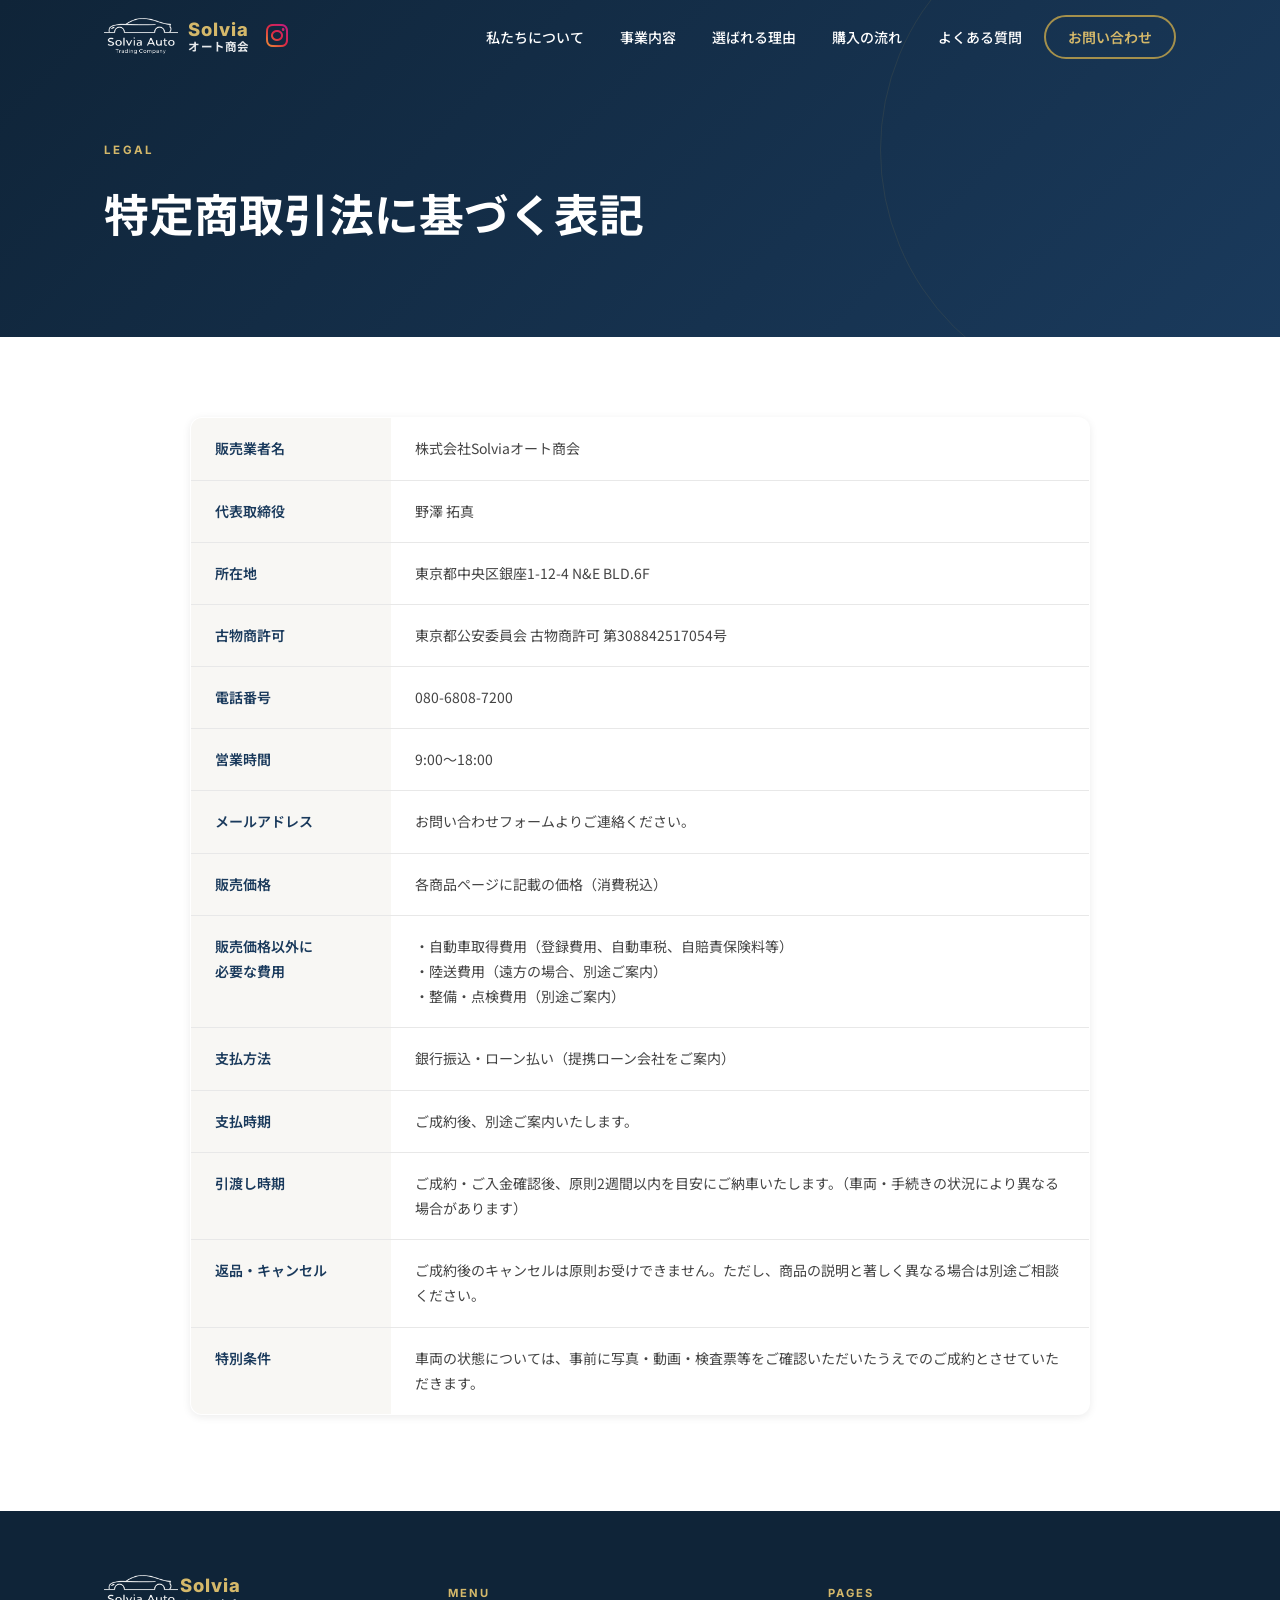
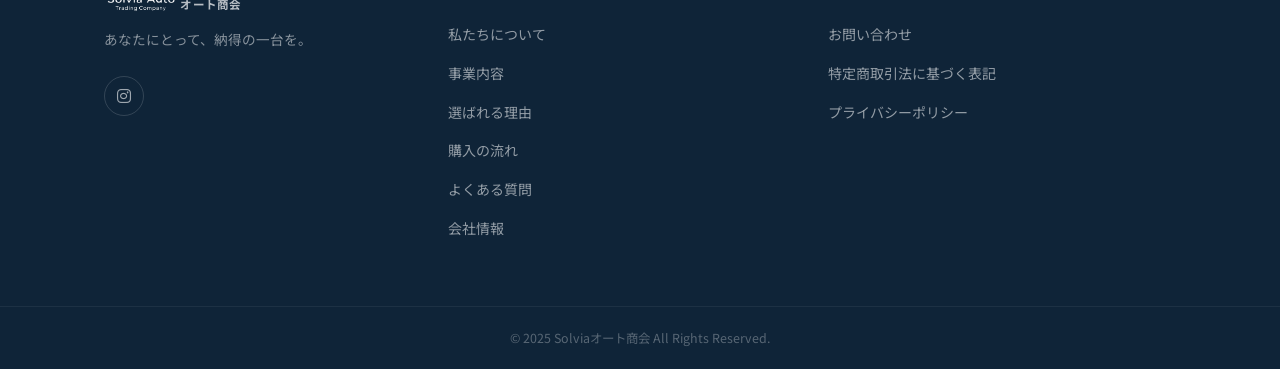
<file: tokushoho.html>
<!DOCTYPE html>
<html lang="ja">
<head>
  <meta charset="UTF-8" />
  <meta name="viewport" content="width=device-width, initial-scale=1.0" />
  <!-- Google tag (gtag.js) -->
  <script async src="https://www.googletagmanager.com/gtag/js?id=G-XW64LCCB7M"></script>
  <script>
    window.dataLayer = window.dataLayer || [];
    function gtag(){dataLayer.push(arguments);}
    gtag('js', new Date());
    gtag('config', 'G-XW64LCCB7M');
  </script>
  <title>特定商取引法に基づく表記｜株式会社Solviaオート商会</title>
  <meta name="description" content="株式会社Solviaオート商会の特定商取引法に基づく表記ページ。販売業者・代表取締役・所在地・連絡先などの法定情報を掲載しています。" />

  <!-- ▼ canonical -->
  <link rel="canonical" href="https://www.solviainfo.jp/tokushoho.html" />

  <!-- ▼ OGP -->
  <meta property="og:type" content="website" />
  <meta property="og:site_name" content="株式会社Solviaオート商会" />
  <meta property="og:title" content="特定商取引法に基づく表記｜株式会社Solviaオート商会" />
  <meta property="og:description" content="株式会社Solviaオート商会の特定商取引法に基づく表記ページです。" />
  <meta property="og:url" content="https://www.solviainfo.jp/tokushoho.html" />
  <meta property="og:image" content="https://www.solviainfo.jp/images/ogp.png" />
  <meta property="og:locale" content="ja_JP" />

  <!-- ▼ Twitterカード -->
  <meta name="twitter:card" content="summary" />
  <meta name="twitter:title" content="特定商取引法に基づく表記｜株式会社Solviaオート商会" />
  <meta name="twitter:description" content="株式会社Solviaオート商会の特定商取引法に基づく表記ページです。" />
  <meta name="twitter:image" content="https://www.solviainfo.jp/images/ogp.png" />

  <link rel="stylesheet" href="css/style.css" />
  <link rel="stylesheet" href="css/pages.css" />
  <link rel="preconnect" href="https://fonts.googleapis.com" />
  <link rel="preconnect" href="https://fonts.gstatic.com" crossorigin />
  <link href="https://fonts.googleapis.com/css2?family=Noto+Sans+JP:wght@300;400;500;700&family=Inter:wght@300;400;500;600;700;800&display=swap" rel="stylesheet" />
  <link rel="stylesheet" href="https://cdn.jsdelivr.net/npm/@fortawesome/fontawesome-free@6.4.0/css/all.min.css" />
</head>
<body>

  <header class="header scrolled" id="header">
    <div class="header__inner">
      <div class="header__left">
        <a href="index.html" class="header__logo">
          <img src="images/logo-white.png" class="logo-img logo-img--white" alt="株式会社Solviaオート商会｜中古車販売・注文販売">
          <img src="images/logo-black.png" class="logo-img logo-img--black" alt="株式会社Solviaオート商会｜中古車販売・注文販売">
          <span class="logo-text">
            <span class="logo-solvia">Solvia</span>
            <span class="logo-auto">オート商会</span>
          </span>
        </a>
        <a href="https://www.instagram.com/solviaauto.official/" class="header__sns" target="_blank" rel="noopener noreferrer" aria-label="Instagram">
          <i class="fab fa-instagram"></i>
        </a>
      </div>
      <nav class="header__nav" id="nav">
        <ul class="nav__list">
          <li><a href="index.html#about" class="nav__link">私たちについて</a></li>
          <li><a href="index.html#services" class="nav__link">事業内容</a></li>
          <li><a href="index.html#features" class="nav__link">選ばれる理由</a></li>
          <li><a href="index.html#flow" class="nav__link">購入の流れ</a></li>
          <li><a href="index.html#faq" class="nav__link">よくある質問</a></li>
          <li><a href="contact.html" class="nav__btn">お問い合わせ</a></li>
        </ul>
      </nav>
      <button class="hamburger" id="hamburger" aria-label="メニューを開く">
        <span></span><span></span><span></span>
      </button>
    </div>
  </header>

  <section class="page-hero">
    <div class="container">
      <span class="page-hero__label">LEGAL</span>
      <h1 class="page-hero__title">特定商取引法に基づく表記</h1>
    </div>
  </section>

  <section class="tokushoho-section">
    <div class="container">
      <div style="max-width:900px; margin:0 auto;">
        <table class="tokushoho-table">
          <tbody>
            <tr>
              <th>販売業者名</th>
              <td>株式会社Solviaオート商会</td>
            </tr>
            <tr>
              <th>代表取締役</th>
              <td>野澤 拓真</td>
            </tr>
            <tr>
              <th>所在地</th>
              <td>東京都中央区銀座1-12-4 N&amp;E BLD.6F</td>
            </tr>
            <tr>
              <th>古物商許可</th>
              <td>東京都公安委員会 古物商許可 第308842517054号</td>
            </tr>
            <tr>
              <th>電話番号</th>
              <td><a href="tel:08068087200">080-6808-7200</a></td>
            </tr>
            <tr>
              <th>営業時間</th>
              <td>9:00～18:00</td>
            </tr>
            <tr>
              <th>メールアドレス</th>
              <td>お問い合わせフォームよりご連絡ください。</td>
            </tr>
            <tr>
              <th>販売価格</th>
              <td>各商品ページに記載の価格（消費税込）</td>
            </tr>
            <tr>
              <th>販売価格以外に<br />必要な費用</th>
              <td>
                ・自動車取得費用（登録費用、自動車税、自賠責保険料等）<br />
                ・陸送費用（遠方の場合、別途ご案内）<br />
                ・整備・点検費用（別途ご案内）
              </td>
            </tr>
            <tr>
              <th>支払方法</th>
              <td>銀行振込・ローン払い（提携ローン会社をご案内）</td>
            </tr>
            <tr>
              <th>支払時期</th>
              <td>ご成約後、別途ご案内いたします。</td>
            </tr>
            <tr>
              <th>引渡し時期</th>
              <td>ご成約・ご入金確認後、原則2週間以内を目安にご納車いたします。（車両・手続きの状況により異なる場合があります）</td>
            </tr>
            <tr>
              <th>返品・キャンセル</th>
              <td>
                ご成約後のキャンセルは原則お受けできません。ただし、商品の説明と著しく異なる場合は別途ご相談ください。
              </td>
            </tr>
            <tr>
              <th>特別条件</th>
              <td>車両の状態については、事前に写真・動画・検査票等をご確認いただいたうえでのご成約とさせていただきます。</td>
            </tr>
          </tbody>
        </table>
      </div>
    </div>
  </section>

  <footer class="footer">
    <div class="footer__top">
      <div class="container">
        <div class="footer__inner">
          <div class="footer__brand">
            <a href="index.html" class="footer__logo">
              <img src="images/logo-white.png" class="logo-img" alt="株式会社Solviaオート商会｜中古車販売・注文販売">
              <span class="logo-text">
                <span class="logo-solvia">Solvia</span>
                <span class="logo-auto">オート商会</span>
              </span>
            </a>
            <p class="footer__tagline">あなたにとって、納得の一台を。</p>
            <div class="footer__sns">
              <a href="https://www.instagram.com/solviaauto.official/" class="footer__sns-link" aria-label="Instagram" target="_blank" rel="noopener"><i class="fa-brands fa-instagram"></i></a>
            </div>
          </div>
          <nav class="footer__nav">
            <div class="footer__nav-col">
              <p class="footer__nav-head">MENU</p>
              <ul>
                <li><a href="index.html#about">私たちについて</a></li>
                <li><a href="index.html#services">事業内容</a></li>
                <li><a href="index.html#features">選ばれる理由</a></li>
                <li><a href="index.html#flow">購入の流れ</a></li>
                <li><a href="index.html#faq">よくある質問</a></li>
                <li><a href="index.html#company">会社情報</a></li>
              </ul>
            </div>
            <div class="footer__nav-col">
              <p class="footer__nav-head">PAGES</p>
              <ul>
                <li><a href="contact.html">お問い合わせ</a></li>
                <li><a href="tokushoho.html">特定商取引法に基づく表記</a></li>
                <li><a href="privacy.html">プライバシーポリシー</a></li>
              </ul>
            </div>
          </nav>
        </div>
      </div>
    </div>
    <div class="footer__bottom">
      <div class="container">
        <p class="footer__copy">&copy; 2025 Solviaオート商会 All Rights Reserved.</p>
      </div>
    </div>
  </footer>

  <button class="scroll-top" id="scrollTop" aria-label="ページトップへ">
    <i class="fa-solid fa-chevron-up"></i>
  </button>
  <script src="js/main.js"></script>
</body>
</html>
</file>
<file: css/style.css>
/* =========================================
   Solviaオート商会 - Global Stylesheet
   ========================================= */

/* ---------- Reset & Base ---------- */
*, *::before, *::after { box-sizing: border-box; margin: 0; padding: 0; }

/* ユーティリティ：SP/PC表示切り替え */
.sp-only { display: none; }
@media (max-width: 768px) { .sp-only { display: inline; } }
@media (max-width: 768px) { .pc-only { display: none; } }

:root {
  /* Brand Colors */
  --primary: #1a3a5c;        /* ネイビーブルー */
  --primary-light: #2d5f8a;
  --primary-dark: #0f2438;
  --accent: #D4B86A;         /* ゴールド */
  --accent-light: #e8cc8a;
  --accent-dark: #b09040;

  /* Neutrals */
  --white: #ffffff;
  --off-white: #f8f7f4;
  --gray-100: #f3f3f3;
  --gray-200: #e8e8e8;
  --gray-300: #d0d0d0;
  --gray-500: #8a8a8a;
  --gray-700: #444444;
  --black: #111111;

  /* Dark Section */
  --dark-bg: #0d1f33;
  --dark-card: #1a2d42;

  /* Line Brand */
  --line-green: #06c755;

  /* Typography */
  --font-jp: 'Noto Sans JP', sans-serif;
  --font-en: 'Inter', sans-serif;

  /* Spacing */
  --section-py: 96px;
  --container-max: 1120px;

  /* Shadows */
  --shadow-sm: 0 2px 8px rgba(0,0,0,0.08);
  --shadow-md: 0 8px 32px rgba(0,0,0,0.12);
  --shadow-lg: 0 16px 48px rgba(0,0,0,0.16);

  /* Radius */
  --radius-sm: 6px;
  --radius-md: 12px;
  --radius-lg: 20px;

  /* Transitions */
  --transition: 0.3s ease;
}

html { scroll-behavior: smooth; font-size: 16px; }

body {
  font-family: var(--font-jp);
  color: var(--black);
  background: var(--white);
  line-height: 1.8;
  overflow-x: hidden;
}

img { max-width: 100%; height: auto; display: block; }
a { text-decoration: none; color: inherit; }
ul { list-style: none; }

/* ---------- Utility ---------- */
.container {
  max-width: var(--container-max);
  margin: 0 auto;
  padding: 0 24px;
}

.section { padding: var(--section-py) 0; }
.section--gray { background: var(--off-white); }
.section--dark { background: var(--dark-bg); }

.section__header {
  text-align: center;
  margin-bottom: 60px;
}
.section__header--left { text-align: left; }

.section__label {
  font-family: var(--font-en);
  font-size: 0.75rem;
  font-weight: 600;
  letter-spacing: 0.18em;
  color: var(--accent);
  text-transform: uppercase;
  margin-bottom: 10px;
  display: block;
}

.section__title {
  font-size: clamp(1.6rem, 3vw, 2.4rem);
  font-weight: 700;
  color: var(--primary-dark);
  line-height: 1.3;
}
.section__title--light { color: var(--white); }

.section__desc {
  margin-top: 16px;
  color: var(--gray-700);
  font-size: 0.95rem;
  max-width: 600px;
  margin-left: auto;
  margin-right: auto;
}

.section__more {
  text-align: center;
  margin-top: 48px;
}

/* ---------- Buttons ---------- */
.btn {
  display: inline-flex;
  align-items: center;
  gap: 8px;
  padding: 14px 28px;
  border-radius: 50px;
  font-weight: 600;
  font-size: 0.9rem;
  cursor: pointer;
  border: 2px solid transparent;
  transition: all var(--transition);
  white-space: nowrap;
}
.btn--lg { padding: 17px 36px; font-size: 1rem; }
.btn--sm { padding: 10px 20px; font-size: 0.8rem; }

.btn--primary {
  background: var(--accent);
  color: var(--primary-dark);
  border-color: var(--accent);
}
.btn--primary:hover {
  background: var(--accent-dark);
  border-color: var(--accent-dark);
  transform: translateY(-3px) scale(1.03);
  box-shadow: 0 12px 32px rgba(212,184,106,0.5);
  color: #fff;
  letter-spacing: 0.04em;
}

.btn--outline {
  background: transparent;
  color: var(--primary);
  border-color: var(--primary);
}
.btn--outline:hover {
  background: var(--primary);
  color: var(--white);
  transform: translateY(-2px);
}

.btn--outline-white {
  background: transparent;
  color: var(--white);
  border-color: rgba(255,255,255,0.6);
}
.btn--outline-white:hover {
  background: rgba(255,255,255,0.1);
  border-color: var(--white);
}

.btn--line {
  background: var(--line-green);
  color: var(--white);
  border-color: var(--line-green);
}
.btn--line:hover {
  background: #05a847;
  border-color: #05a847;
  transform: translateY(-2px);
  box-shadow: 0 8px 24px rgba(6,199,85,0.35);
}

/* ==========================================
   HEADER
   ========================================== */
.header {
  position: fixed;
  top: 0; left: 0; right: 0;
  z-index: 1000;
  padding: 0;
  transition: all var(--transition);
  background: transparent;
}

.header.scrolled {
  background: rgba(255,255,255,0.97);
  backdrop-filter: blur(12px);
  -webkit-backdrop-filter: blur(12px);
  box-shadow: 0 2px 20px rgba(0,0,0,0.1);
}

.header__inner {
  max-width: var(--container-max);
  margin: 0 auto;
  padding: 0 24px;
  display: flex;
  align-items: center;
  justify-content: space-between;
  height: 72px;
}

.header__left {
  display: flex;
  align-items: center;
  gap: 8px;
  flex-wrap: nowrap;
  flex-shrink: 0;
}

.header__logo {
  display: flex;
  align-items: center;
  gap: 10px;
  text-decoration: none;
  flex-shrink: 0;
}

/* ロゴ画像 共通 */
.logo-img {
  height: 36px;
  width: auto;
  display: block;
  flex-shrink: 0;
}

/* テキストロゴ */
.logo-text {
  display: flex;
  flex-direction: column;
  justify-content: center;
  line-height: 1.15;
}
.logo-solvia {
  font-family: var(--font-en);
  font-size: 1.15rem;
  font-weight: 800;
  color: var(--accent);
  letter-spacing: 0.05em;
}
.logo-auto {
  font-family: var(--font-jp);
  font-size: 0.72rem;
  font-weight: 700;
  letter-spacing: 0.02em;
}

/* スクロール前（透明ヘッダー）: 白抜きロゴ＋白テキスト */
.header:not(.scrolled) .logo-img--white { display: block; }
.header:not(.scrolled) .logo-img--black { display: none; }
.header:not(.scrolled) .logo-auto { color: rgba(255,255,255,0.9); }

/* スクロール後（白背景ヘッダー）: 黒ロゴ＋紺テキスト */
.header.scrolled .logo-img--white { display: none; }
.header.scrolled .logo-img--black { display: block; }
.header.scrolled .logo-auto { color: var(--primary-dark); }

/* メニューオープン時: 白抜きロゴ＋白テキスト */
.header.nav-is-open .logo-img--white { display: block; }
.header.nav-is-open .logo-img--black { display: none; }
.header.nav-is-open .logo-auto { color: rgba(255,255,255,0.9); }

/* フッターロゴ */
.footer__logo {
  display: flex;
  flex-direction: row;
  align-items: center !important;
  gap: 10px;
  text-decoration: none;
}
.footer__logo .logo-img {
  height: 36px;
  width: auto;
  flex-shrink: 0;
  align-self: center;
}
.footer__logo .logo-text {
  display: flex;
  flex-direction: column;
  align-items: flex-start;
  justify-content: center;
  gap: 2px;
  line-height: 1.15;
  align-self: center;
}
.footer__logo .logo-solvia { color: var(--accent); font-size: 1.15rem; font-weight: 800; }
.footer__logo .logo-auto { color: rgba(255,255,255,0.8); font-size: 0.72rem; }

.nav__list {
  display: flex;
  align-items: center;
  gap: 8px;
}
.nav__link {
  font-size: 0.875rem;
  font-weight: 500;
  padding: 8px 14px;
  border-radius: var(--radius-sm);
  transition: color var(--transition);
  color: var(--white);
}
.header.scrolled .nav__link { color: var(--primary-dark); }
.nav__link:hover { color: var(--accent); }

.nav__btn {
  font-size: 0.875rem;
  font-weight: 600;
  padding: 10px 22px;
  border-radius: 50px;
  border: 2px solid var(--accent);
  color: var(--accent);
  transition: all var(--transition);
}
.nav__btn:hover {
  background: var(--accent);
  color: var(--primary-dark);
}
.header:not(.scrolled) .nav__btn { border-color: rgba(200,168,75,0.8); }

/* SNS icon in header */
.header__sns {
  display: flex;
  align-items: center;
  justify-content: center;
  width: 32px;
  height: 32px;
  font-size: 1.6rem;
  transition: transform 0.2s;
  text-decoration: none;
  flex-shrink: 0;
  margin-left: 4px;
}
.header__sns i {
  background: linear-gradient(45deg, #f09433, #e6683c, #dc2743, #cc2366, #bc1888);
  -webkit-background-clip: text;
  -webkit-text-fill-color: transparent;
  background-clip: text;
}
.header__sns:hover {
  transform: scale(1.15);
}
.header.scrolled .header__sns {
  color: var(--primary);
}
.header.scrolled .header__sns:hover {
  color: var(--accent);
}
.header.nav-is-open .header__sns {
  color: var(--white);
}

.hamburger {
  display: none;
  flex-direction: column;
  gap: 5px;
  background: none;
  border: none;
  cursor: pointer;
  padding: 8px;
  z-index: 1100;
}
.hamburger span {
  display: block;
  width: 24px;
  height: 2px;
  background: var(--white);
  border-radius: 2px;
  transition: all var(--transition);
}
.header.scrolled .hamburger span { background: var(--primary-dark); }
.hamburger.active span { background: var(--white) !important; }
.hamburger.active span:nth-child(1) { transform: translateY(7px) rotate(45deg); }
.hamburger.active span:nth-child(2) { opacity: 0; }
.hamburger.active span:nth-child(3) { transform: translateY(-7px) rotate(-45deg); }

/* ==========================================
   HERO
   ========================================== */
.hero {
  position: relative;
  min-height: 100vh;
  display: flex;
  align-items: center;
  justify-content: center;
  overflow: hidden;
}

.hero__bg {
  position: absolute;
  inset: 0;
  background: #0d1f33;
}

/* 背景写真 */
.hero__bg-img {
  position: absolute;
  inset: 0;
  width: 100%;
  height: 100%;
  object-fit: cover;
  object-position: center 35%;
  display: block;
  filter: brightness(0.72) saturate(1.1) sepia(0.15);
}

/* 写真の上に重ねるグラデーション（温かみ×ネイビー調） */
.hero__bg::before {
  content: '';
  position: absolute;
  inset: 0;
  background:
    linear-gradient(
      to bottom,
      rgba(8, 18, 30, 0.55) 0%,
      rgba(8, 18, 30, 0.20) 45%,
      rgba(8, 18, 30, 0.65) 100%
    ),
    linear-gradient(
      100deg,
      rgba(13, 31, 51, 0.55) 0%,
      transparent 55%
    );
  z-index: 1;
}

/* ゴールドのアクセントリング（シャボン玉アニメ） */
.hero__bg::after {
  content: '';
  position: absolute;
  bottom: -100px;
  right: -100px;
  width: 600px;
  height: 600px;
  border: 1px solid rgba(200,168,75,0.25);
  border-radius: 50%;
  pointer-events: none;
  z-index: 2;
  animation: bubble-drift 12s ease-in-out infinite;
}

/* シャボン玉アニメーション */
@keyframes bubble-drift {
  0%   { transform: translate(0, 0) scale(1);      opacity: 0.5; }
  25%  { transform: translate(-30px, -40px) scale(1.04); opacity: 0.7; }
  50%  { transform: translate(20px, -70px) scale(0.96); opacity: 0.4; }
  75%  { transform: translate(-15px, -30px) scale(1.02); opacity: 0.65; }
  100% { transform: translate(0, 0) scale(1);      opacity: 0.5; }
}
@keyframes bubble-drift2 {
  0%   { transform: translate(0, 0) scale(1);      opacity: 0.3; }
  30%  { transform: translate(40px, -50px) scale(1.06); opacity: 0.55; }
  60%  { transform: translate(-25px, -90px) scale(0.94); opacity: 0.25; }
  100% { transform: translate(0, 0) scale(1);      opacity: 0.3; }
}
@keyframes bubble-drift3 {
  0%   { transform: translate(0,0) scale(1);   opacity:0.2; }
  40%  { transform: translate(-50px,-60px) scale(1.08); opacity:0.4; }
  80%  { transform: translate(30px,-40px) scale(0.92); opacity:0.15; }
  100% { transform: translate(0,0) scale(1);   opacity:0.2; }
}

.hero__overlay { position: absolute; inset: 0; background: rgba(10,20,35,0.15); z-index: 3; }

.hero__content {
  position: relative;
  z-index: 10;
  text-align: center;
  padding: 100px 24px 80px;
  max-width: 780px;
}

.hero__eyebrow {
  font-family: var(--font-en);
  font-size: 0.78rem;
  font-weight: 600;
  letter-spacing: 0.22em;
  color: var(--accent);
  text-transform: uppercase;
  margin-bottom: 20px;
  display: inline-flex;
  align-items: center;
  gap: 12px;
}
.hero__eyebrow::before,
.hero__eyebrow::after {
  content: '';
  display: block;
  width: 32px;
  height: 1px;
  background: var(--accent);
}

.hero__title {
  font-size: clamp(2.2rem, 5.5vw, 4rem);
  font-weight: 700;
  color: var(--white);
  line-height: 1.25;
  margin-bottom: 24px;
  letter-spacing: -0.01em;
}
/* シャボン玉リング（HTML内で追加） */
.hero__bubble {
  position: absolute;
  border-radius: 50%;
  pointer-events: none;
  z-index: 2;
}
.hero__bubble--1 {
  width: 420px; height: 420px;
  border: 1px solid rgba(200,168,75,0.18);
  top: 10%; left: 5%;
  animation: bubble-drift2 16s ease-in-out infinite;
}
.hero__bubble--2 {
  width: 220px; height: 220px;
  border: 1px solid rgba(255,255,255,0.12);
  top: 60%; right: 15%;
  animation: bubble-drift3 10s ease-in-out infinite 2s;
}
.hero__bubble--3 {
  width: 150px; height: 150px;
  border: 1px solid rgba(200,168,75,0.12);
  bottom: 15%; left: 30%;
  animation: bubble-drift 8s ease-in-out infinite 4s;
}

/* CTA ring on cta-banner */
.cta-banner::before { animation: bubble-drift2 14s ease-in-out infinite; }
.cta-banner::after  { animation: bubble-drift3 18s ease-in-out infinite 3s; }

.hero__title--accent { color: var(--accent); position: relative; }
/* 下線を削除 */

.hero__sub {
  font-size: clamp(0.95rem, 1.8vw, 1.15rem);
  color: rgba(255,255,255,0.82);
  line-height: 1.9;
  margin-bottom: 40px;
}

.hero__cta {
  display: flex;
  align-items: center;
  justify-content: center;
  gap: 16px;
  flex-wrap: wrap;
}
.hero__cta .btn--outline {
  color: var(--white);
  border-color: rgba(255,255,255,0.5);
}
.hero__cta .btn--outline:hover {
  background: rgba(255,255,255,0.1);
  border-color: var(--white);
}

.hero__scroll {
  position: absolute;
  bottom: 36px;
  left: 50%;
  transform: translateX(-50%);
  display: flex;
  flex-direction: column;
  align-items: center;
  gap: 8px;
  color: rgba(255,255,255,0.5);
  font-family: var(--font-en);
  font-size: 0.65rem;
  letter-spacing: 0.2em;
  z-index: 10;
}
.hero__scroll-line {
  width: 1px;
  height: 40px;
  background: linear-gradient(to bottom, rgba(200,168,75,0.6), transparent);
  animation: scrollPulse 2s ease-in-out infinite;
}
@keyframes scrollPulse {
  0%, 100% { opacity: 0.4; transform: scaleY(1); }
  50% { opacity: 1; transform: scaleY(1.2); }
}

/* ==========================================
   TRUST BAR
   ========================================== */
.trustbar {
  background: var(--primary-dark);
  padding: 20px 0;
  border-bottom: 1px solid rgba(200,168,75,0.2);
}

.trustbar__list {
  display: flex;
  align-items: center;
  justify-content: center;
  gap: 0;
  flex-wrap: wrap;
}

.trustbar__item {
  display: flex;
  align-items: center;
  gap: 10px;
  padding: 10px 28px;
  color: rgba(255,255,255,0.85);
  font-size: 0.875rem;
  font-weight: 500;
  position: relative;
}

.trustbar__item + .trustbar__item::before {
  content: '';
  position: absolute;
  left: 0;
  top: 50%;
  transform: translateY(-50%);
  width: 1px;
  height: 20px;
  background: rgba(255,255,255,0.15);
}

.trustbar__item i {
  color: var(--accent);
  font-size: 1rem;
}

/* ==========================================
   ABOUT / PHILOSOPHY
   ========================================== */
.philosophy {
  display: grid;
  grid-template-columns: repeat(2, 1fr);
  gap: 28px;
}

.philosophy__card {
  background: var(--white);
  border: 1px solid var(--gray-200);
  border-radius: var(--radius-lg);
  padding: 48px 40px;
  position: relative;
  overflow: hidden;
  transition: transform var(--transition), box-shadow var(--transition);
}

.philosophy__card::before {
  content: '';
  position: absolute;
  top: 0; left: 0;
  width: 4px;
  height: 100%;
  background: linear-gradient(to bottom, var(--accent), var(--accent-light));
}

.philosophy__card:hover {
  transform: translateY(-4px);
  box-shadow: var(--shadow-lg);
}

.philosophy__icon {
  width: 52px;
  height: 52px;
  border-radius: 12px;
  background: linear-gradient(135deg, var(--primary), var(--primary-light));
  display: flex;
  align-items: center;
  justify-content: center;
  margin-bottom: 20px;
}
.philosophy__icon i {
  color: var(--accent);
  font-size: 1.2rem;
}

.philosophy__head {
  font-family: var(--font-en);
  font-size: 0.72rem;
  font-weight: 700;
  letter-spacing: 0.2em;
  color: var(--accent);
  margin-bottom: 4px;
}
.philosophy__sub {
  font-size: 0.78rem;
  color: var(--gray-500);
  margin-bottom: 16px;
}
.philosophy__text {
  font-size: 1.05rem;
  font-weight: 700;
  color: var(--primary-dark);
  line-height: 1.6;
  margin-bottom: 16px;
  border-bottom: 1px solid var(--gray-200);
  padding-bottom: 16px;
}
.philosophy__desc {
  font-size: 0.9rem;
  color: var(--gray-700);
  line-height: 1.85;
}

/* ==========================================
   GREETING
   ========================================== */
.greeting {
  background: linear-gradient(160deg, var(--white) 0%, var(--off-white) 100%);
}

.greeting__inner {
  display: grid;
  grid-template-columns: 320px 1fr;
  gap: 64px;
  align-items: start;
  max-width: 900px;
  margin: 0 auto;
}

.greeting__image {
  display: flex;
  flex-direction: column;
  align-items: center;
  gap: 20px;
}

.greeting__image-placeholder {
  width: 100%;
  aspect-ratio: 3/4;
  max-height: 400px;
  background: linear-gradient(135deg, var(--primary), var(--primary-light));
  border-radius: var(--radius-lg);
  display: flex;
  align-items: center;
  justify-content: center;
  box-shadow: var(--shadow-lg);
  overflow: hidden;
}
.greeting__image-placeholder i {
  font-size: 6rem;
  color: rgba(255,255,255,0.25);
}
.greeting__image img {
  width: 100%;
  border-radius: var(--radius-lg);
  box-shadow: var(--shadow-lg);
  object-fit: cover;
  aspect-ratio: 3/4;
}

.greeting__name-card {
  text-align: center;
  background: var(--white);
  border: 1px solid var(--gray-200);
  border-radius: var(--radius-md);
  padding: 16px 24px;
  width: 100%;
  box-shadow: var(--shadow-sm);
}
.greeting__company {
  font-size: 0.65rem;
  color: var(--gray-500);
  letter-spacing: 0.03em;
  white-space: nowrap;
  overflow: hidden;
  text-overflow: ellipsis;
}
.greeting__role {
  font-size: 0.72rem;
  color: var(--gray-500);
  letter-spacing: 0.05em;
}
.greeting__name {
  font-size: 1.1rem;
  font-weight: 700;
  color: var(--primary-dark);
  margin-top: 4px;
  white-space: nowrap;
}
.greeting__name .greeting__role {
  font-size: 0.72rem;
  font-weight: 400;
  color: var(--gray-500);
  letter-spacing: 0.05em;
  margin-right: 4px;
  vertical-align: middle;
}

.greeting__body { padding-top: 16px; }

.greeting__text {
  font-size: 0.95rem;
  color: var(--gray-700);
  line-height: 2;
  margin-bottom: 20px;
  position: relative;
  padding-left: 0;
}
.greeting__text--last {
  margin-bottom: 0;
  padding-top: 16px;
  border-top: 1px solid var(--gray-200);
}

/* ==========================================
   SERVICES
   ========================================== */
.services__grid {
  display: grid;
  grid-template-columns: repeat(3, 1fr);
  gap: 28px;
}

.service-card {
  background: var(--white);
  border: 1px solid var(--gray-200);
  border-radius: var(--radius-lg);
  padding: 40px 32px;
  position: relative;
  overflow: hidden;
  transition: transform var(--transition), box-shadow var(--transition);
}
.service-card:hover {
  transform: translateY(-6px);
  box-shadow: var(--shadow-lg);
}

.service-card__num {
  font-family: var(--font-en);
  font-size: 3.5rem;
  font-weight: 800;
  color: var(--gray-200);
  line-height: 1;
  position: absolute;
  top: 24px;
  right: 28px;
  letter-spacing: -0.02em;
}

.service-card__icon {
  width: 56px;
  height: 56px;
  background: linear-gradient(135deg, var(--primary), var(--primary-light));
  border-radius: var(--radius-md);
  display: flex;
  align-items: center;
  justify-content: center;
  margin-bottom: 20px;
}
.service-card__icon i {
  color: var(--accent);
  font-size: 1.4rem;
}

.service-card__title {
  font-size: 1.1rem;
  font-weight: 700;
  color: var(--primary-dark);
  margin-bottom: 8px;
  line-height: 1.4;
}

.service-card__badge {
  display: inline-block;
  font-size: 0.7rem;
  font-weight: 600;
  padding: 3px 10px;
  border-radius: 20px;
  background: linear-gradient(135deg, var(--accent), var(--accent-light));
  color: var(--primary-dark);
  margin-bottom: 16px;
}

.service-card__text {
  font-size: 0.875rem;
  color: var(--gray-700);
  line-height: 1.8;
  margin-bottom: 20px;
}

.service-card__list {
  display: flex;
  flex-direction: column;
  gap: 8px;
}
.service-card__list li {
  display: flex;
  align-items: center;
  gap: 8px;
  font-size: 0.82rem;
  color: var(--gray-700);
}
.service-card__list li i {
  color: var(--accent);
  font-size: 0.75rem;
  flex-shrink: 0;
}

/* ==========================================
   FEATURES
   ========================================== */
.features__grid {
  display: grid;
  grid-template-columns: repeat(2, 1fr);
  gap: 20px;
}

.feature-item {
  display: flex;
  gap: 20px;
  align-items: flex-start;
  background: var(--white);
  border: 1px solid var(--gray-200);
  border-radius: var(--radius-md);
  padding: 28px 28px;
  transition: transform var(--transition), box-shadow var(--transition);
}
.feature-item:hover {
  transform: translateY(-3px);
  box-shadow: var(--shadow-md);
}

.feature-item__icon-wrap {
  width: 48px;
  height: 48px;
  flex-shrink: 0;
  border-radius: var(--radius-sm);
  background: linear-gradient(135deg, var(--primary), var(--primary-light));
  display: flex;
  align-items: center;
  justify-content: center;
}
.feature-item__icon-wrap i {
  color: var(--accent);
  font-size: 1.1rem;
}

.feature-item__title {
  font-size: 1rem;
  font-weight: 700;
  color: var(--primary-dark);
  margin-bottom: 8px;
  line-height: 1.4;
}
.feature-item__text {
  font-size: 0.9rem;
  color: var(--gray-700);
  line-height: 1.85;
}

/* ==========================================
   FLOW
   ========================================== */
.flow__steps {
  max-width: 720px;
  margin: 0 auto;
  display: flex;
  flex-direction: column;
  align-items: center;
}

.flow__step {
  display: flex;
  gap: 28px;
  align-items: flex-start;
  background: var(--dark-card);
  border: 1px solid rgba(255,255,255,0.06);
  border-radius: var(--radius-md);
  padding: 32px 36px;
  width: 100%;
  position: relative;
}

.flow__step-num {
  font-family: var(--font-en);
  font-size: 2.2rem;
  font-weight: 800;
  color: rgba(200,168,75,0.5);
  line-height: 1;
  flex-shrink: 0;
  min-width: 56px;
}

.flow__step-body { flex: 1; }

.flow__step-icon {
  width: 44px;
  height: 44px;
  border-radius: 10px;
  background: linear-gradient(135deg, var(--accent), var(--accent-light));
  display: flex;
  align-items: center;
  justify-content: center;
  margin-bottom: 12px;
}
.flow__step-icon i { color: var(--primary-dark); font-size: 1rem; }

.flow__step-title {
  font-size: 1.05rem;
  font-weight: 700;
  color: var(--white);
  margin-bottom: 8px;
}
.flow__step-text {
  font-size: 0.9rem;
  color: rgba(255,255,255,0.65);
  line-height: 1.8;
}

.flow__connector {
  color: var(--accent);
  opacity: 0.5;
  padding: 4px 0;
  font-size: 1rem;
}

/* ==========================================
   CTA BANNER
   ========================================== */
.cta-banner {
  background: linear-gradient(135deg, var(--primary-dark) 0%, var(--primary) 60%, var(--primary-light) 100%);
  padding: 72px 0;
  position: relative;
  overflow: hidden;
}
.cta-banner::before {
  content: '';
  position: absolute;
  top: -80px; right: -80px;
  width: 400px; height: 400px;
  border: 1px solid rgba(200,168,75,0.12);
  border-radius: 50%;
}
.cta-banner::after {
  content: '';
  position: absolute;
  bottom: -120px; left: -60px;
  width: 300px; height: 300px;
  border: 1px solid rgba(255,255,255,0.06);
  border-radius: 50%;
}

.cta-banner__inner {
  display: flex;
  align-items: center;
  justify-content: space-between;
  gap: 40px;
  position: relative;
  z-index: 1;
}

.cta-banner__title {
  font-size: clamp(1.3rem, 2.5vw, 1.8rem);
  font-weight: 700;
  color: var(--white);
  margin-bottom: 8px;
}
.cta-banner__sub {
  color: rgba(255,255,255,0.7);
  font-size: 0.9rem;
}
.cta-banner__btns {
  display: flex;
  gap: 16px;
  flex-wrap: wrap;
  flex-shrink: 0;
}

/* ==========================================
   INVENTORY PREVIEW
   ========================================== */
.inventory__grid {
  display: grid;
  grid-template-columns: repeat(3, 1fr);
  gap: 24px;
}

.inventory-card {
  background: var(--white);
  border: 1px solid var(--gray-200);
  border-radius: var(--radius-lg);
  overflow: hidden;
  transition: transform var(--transition), box-shadow var(--transition);
  cursor: pointer;
}
.inventory-card:hover {
  transform: translateY(-4px);
  box-shadow: var(--shadow-lg);
}

.inventory-card.skeleton {
  min-height: 320px;
  animation: skeleton-pulse 1.5s ease-in-out infinite;
}
@keyframes skeleton-pulse {
  0%, 100% { opacity: 0.4; }
  50% { opacity: 0.8; }
}

.inventory-card__img {
  width: 100%;
  aspect-ratio: 16/10;
  background: var(--gray-100);
  overflow: hidden;
  position: relative;
}
.inventory-card__img img {
  width: 100%;
  height: 100%;
  object-fit: cover;
  transition: transform 0.5s ease;
}
.inventory-card:hover .inventory-card__img img { transform: scale(1.05); }

.inventory-card__badge {
  position: absolute;
  top: 12px;
  left: 12px;
  background: var(--accent);
  color: var(--primary-dark);
  font-size: 0.72rem;
  font-weight: 700;
  padding: 4px 10px;
  border-radius: 20px;
}

.inventory-card__body { padding: 20px; }
.inventory-card__maker { font-size: 0.75rem; color: var(--gray-500); margin-bottom: 4px; }
.inventory-card__name {
  font-size: 1rem;
  font-weight: 700;
  color: var(--primary-dark);
  margin-bottom: 12px;
}
.inventory-card__specs {
  display: flex;
  gap: 16px;
  flex-wrap: wrap;
  margin-bottom: 16px;
}
.inventory-card__spec {
  display: flex;
  align-items: center;
  gap: 5px;
  font-size: 0.78rem;
  color: var(--gray-700);
}
.inventory-card__spec i { color: var(--accent); font-size: 0.7rem; }

.inventory-card__price {
  display: flex;
  align-items: baseline;
  gap: 4px;
  border-top: 1px solid var(--gray-200);
  padding-top: 14px;
}
.inventory-card__price-num {
  font-family: var(--font-en);
  font-size: 1.4rem;
  font-weight: 700;
  color: var(--primary);
}
.inventory-card__price-unit { font-size: 0.8rem; color: var(--gray-500); }
.inventory-card__price-tax { font-size: 0.7rem; color: var(--gray-500); margin-left: 4px; }

/* ==========================================
   FAQ
   ========================================== */
.faq__list {
  max-width: 800px;
  margin: 0 auto;
  display: flex;
  flex-direction: column;
  gap: 0;
  border: 1px solid var(--gray-200);
  border-radius: var(--radius-lg);
  overflow: hidden;
  background: var(--white);
  box-shadow: var(--shadow-sm);
}

.faq__item {
  border-bottom: 1px solid var(--gray-200);
}
.faq__item:last-child { border-bottom: none; }

.faq__question {
  width: 100%;
  display: flex;
  align-items: center;
  justify-content: space-between;
  gap: 16px;
  padding: 22px 28px;
  background: none;
  border: none;
  cursor: pointer;
  text-align: left;
  font-size: 0.95rem;
  font-weight: 600;
  color: var(--primary-dark);
  font-family: var(--font-jp);
  transition: background var(--transition);
}
.faq__question:hover { background: var(--off-white); }
.faq__question[aria-expanded="true"] { background: var(--off-white); color: var(--primary); }

.faq__question span {
  flex: 1;
  line-height: 1.6;
  display: block;
  padding-left: 1.3em;
  text-indent: -1.3em;
}
.faq__question span::before {
  content: 'Q. ';
  color: var(--accent);
  font-family: var(--font-en);
  font-weight: 700;
}

.faq__icon {
  flex-shrink: 0;
  color: var(--accent);
  font-size: 0.8rem;
  transition: transform var(--transition);
}
.faq__question[aria-expanded="true"] .faq__icon {
  transform: rotate(180deg);
}

.faq__answer {
  max-height: 0;
  overflow: hidden;
  transition: max-height 0.4s ease, padding 0.3s ease;
}
.faq__answer.open {
  max-height: 300px;
  padding-bottom: 4px;
}

.faq__answer p {
  padding: 4px 28px 22px;
  font-size: 0.9rem;
  color: var(--gray-700);
  line-height: 1.9;
  position: relative;
  padding-left: 46px;
}
.faq__answer p::before {
  content: 'A.';
  position: absolute;
  left: 28px;
  top: 4px;
  color: var(--primary);
  font-family: var(--font-en);
  font-weight: 700;
  font-size: 0.9rem;
}

/* ==========================================
   CONTACT INLINE (トップページ内フォーム)
   ========================================== */
/* ==========================================
   CONTACT INLINE (トップページ内フォーム) — 左右レイアウト
   ========================================== */
.contact-inline {
  background: linear-gradient(160deg, var(--off-white) 0%, var(--white) 100%);
}

.contact-inline__wrap {
  display: grid;
  grid-template-columns: 1fr 1.3fr;
  gap: 60px;
  align-items: center;
  background: var(--white);
  border-radius: var(--radius-lg);
  overflow: hidden;
  box-shadow: var(--shadow-lg);
  border: 1px solid var(--gray-200);
}

.contact-inline__left {
  background: linear-gradient(150deg, var(--primary-dark) 0%, var(--primary) 100%);
  padding: 52px 44px;
  align-self: stretch;
  display: flex;
  flex-direction: column;
  justify-content: center;
  position: relative;
  overflow: hidden;
}
.contact-inline__left::before {
  content: '';
  position: absolute;
  bottom: -60px; right: -60px;
  width: 280px; height: 280px;
  border: 1px solid rgba(200,168,75,0.15);
  border-radius: 50%;
  animation: bubble-drift 12s ease-in-out infinite;
}
.contact-inline__left .section__label { color: var(--accent); margin-bottom: 16px; }

.contact-inline__title {
  font-size: clamp(1.4rem, 2.2vw, 1.9rem);
  font-weight: 700;
  color: var(--white);
  line-height: 1.4;
  margin-bottom: 18px;
}

.contact-inline__lead {
  font-size: 0.88rem;
  color: rgba(255,255,255,0.7);
  line-height: 1.85;
  margin-bottom: 28px;
}

.contact-inline__badges {
  display: flex;
  flex-direction: column;
  gap: 10px;
}
.contact-inline__badges li {
  display: flex;
  align-items: center;
  gap: 9px;
  font-size: 0.85rem;
  font-weight: 600;
  color: rgba(255,255,255,0.9);
}
.contact-inline__badges li i { color: var(--accent); font-size: 0.95rem; }

.contact-inline__right {
  padding: 48px 44px 48px 8px;
}

/* アクセントカラーの送信ボタン */
.form-submit--accent {
  width: 100%;
  padding: 17px;
  background: var(--accent);
  color: var(--primary-dark);
  border: none;
  border-radius: 50px;
  font-size: 1rem;
  font-weight: 700;
  font-family: var(--font-jp);
  cursor: pointer;
  transition: all var(--transition);
  display: flex;
  align-items: center;
  justify-content: center;
  gap: 10px;
  margin-bottom: 12px;
}
.form-submit--accent:hover {
  background: var(--accent-dark);
  transform: translateY(-2px);
  box-shadow: 0 8px 24px rgba(200,168,75,0.35);
}

/* チェックボックス横並び */
.form-checkbox-group--row {
  flex-direction: row;
  flex-wrap: wrap;
  gap: 8px 20px;
}

@media (max-width: 900px) {
  .contact-inline__wrap { grid-template-columns: 1fr; }
  .contact-inline__left { padding: 40px 32px; }
  .contact-inline__right { padding: 36px 32px; }
}
@media (max-width: 768px) {
  .faq__question { padding: 18px 20px; font-size: 0.88rem; }
  .faq__answer p { padding: 4px 20px 18px; padding-left: 38px; }
  .faq__answer p::before { left: 20px; }
  .contact-inline__left { padding: 32px 24px; }
  .contact-inline__right { padding: 28px 24px; }
}

/* ==========================================
   COMPANY INFO
   ========================================== */
.company__inner { max-width: 800px; margin: 0 auto; }

.company__table {
  width: 100%;
  border-collapse: collapse;
  background: var(--white);
  border-radius: var(--radius-md);
  overflow: hidden;
  box-shadow: var(--shadow-sm);
  border: 1px solid var(--gray-200);
}
.company__table tr {
  border-bottom: 1px solid var(--gray-200);
}
.company__table tr:last-child { border-bottom: none; }
.company__table th, .company__table td {
  padding: 18px 24px;
  text-align: left;
  font-size: 0.9rem;
  line-height: 1.6;
}
.company__table th {
  width: 180px;
  font-weight: 600;
  color: var(--primary);
  background: var(--off-white);
  white-space: nowrap;
}
.company__table td { color: var(--gray-700); }

/* ==========================================
   FOOTER
   ========================================== */
.footer { background: var(--primary-dark); }

.footer__top { padding: 64px 0; }

.footer__inner {
  display: grid;
  grid-template-columns: 280px 1fr;
  gap: 64px;
}

.footer__logo {
  display: flex;
  align-items: baseline;
  gap: 2px;
  margin-bottom: 16px;
}
.footer__logo .logo-auto { color: rgba(255,255,255,0.7); }

.footer__tagline {
  font-size: 0.85rem;
  color: rgba(255,255,255,0.5);
  margin-bottom: 24px;
}

.footer__sns {
  display: flex;
  gap: 12px;
}
.footer__sns-link {
  width: 40px;
  height: 40px;
  border-radius: 50%;
  border: 1px solid rgba(255,255,255,0.15);
  display: flex;
  align-items: center;
  justify-content: center;
  color: rgba(255,255,255,0.6);
  transition: all var(--transition);
}
.footer__sns-link:hover {
  border-color: var(--accent);
  color: var(--accent);
  transform: translateY(-2px);
}

.footer__nav {
  display: grid;
  grid-template-columns: repeat(2, 1fr);
  gap: 32px;
  padding-top: 8px;
}

.footer__nav-head {
  font-family: var(--font-en);
  font-size: 0.7rem;
  font-weight: 700;
  letter-spacing: 0.18em;
  color: var(--accent);
  margin-bottom: 16px;
}

.footer__nav ul {
  display: flex;
  flex-direction: column;
  gap: 10px;
}
.footer__nav ul li a {
  font-size: 0.875rem;
  color: rgba(255,255,255,0.55);
  transition: color var(--transition);
}
.footer__nav ul li a:hover { color: var(--white); }

.footer__bottom {
  border-top: 1px solid rgba(255,255,255,0.06);
  padding: 20px 0;
}
.footer__copy {
  font-size: 0.78rem;
  color: rgba(255,255,255,0.3);
  text-align: center;
}

/* ==========================================
   SCROLL TO TOP
   ========================================== */
.scroll-top {
  position: fixed;
  bottom: 28px;
  right: 28px;
  width: 48px;
  height: 48px;
  border-radius: 50%;
  background: var(--primary);
  color: var(--white);
  border: none;
  cursor: pointer;
  display: flex;
  align-items: center;
  justify-content: center;
  box-shadow: 0 4px 20px rgba(0,0,0,0.25);
  opacity: 0;
  transform: translateY(20px);
  transition: all var(--transition);
  z-index: 900;
}
.scroll-top.visible {
  opacity: 1;
  transform: translateY(0);
}
.scroll-top:hover {
  background: var(--accent);
  color: var(--primary-dark);
  transform: translateY(-3px);
}

/* ==========================================
   AOS Animations (custom override)
   ========================================== */
[data-aos] {
  opacity: 0;
  transform: translateY(24px);
  transition: opacity 0.7s ease, transform 0.7s ease;
}
[data-aos].aos-animate {
  opacity: 1;
  transform: translateY(0);
}
[data-aos][data-aos-delay="100"] { transition-delay: 0.1s; }
[data-aos][data-aos-delay="200"] { transition-delay: 0.2s; }
[data-aos][data-aos-delay="300"] { transition-delay: 0.3s; }
[data-aos][data-aos-delay="400"] { transition-delay: 0.4s; }

[data-aos="fade-right"] { transform: translateX(-24px); }
[data-aos="fade-left"] { transform: translateX(24px); }
[data-aos="fade-right"].aos-animate,
[data-aos="fade-left"].aos-animate { transform: translateX(0); }

/* ==========================================
   RESPONSIVE
   ========================================== */
@media (max-width: 1024px) {
  .philosophy { grid-template-columns: 1fr; }
  .services__grid { grid-template-columns: 1fr; }
  .greeting__inner { grid-template-columns: 260px 1fr; gap: 40px; }
  .inventory__grid { grid-template-columns: repeat(2, 1fr); }
  .footer__inner { grid-template-columns: 1fr; gap: 40px; }
}

@media (max-width: 768px) {
  :root { --section-py: 64px; }

  .hero__bg-img { object-position: 55% calc(50% - 50px); }

  .header__nav { display: none; }
  .hamburger { display: flex; z-index: 2100; position: relative; }

  .trustbar { padding: 10px 16px; }
  .trustbar .container { padding: 0; }
  .trustbar__list { display: grid; grid-template-columns: 1fr 1fr; gap: 8px; padding: 0; }
  .trustbar__item { width: 100%; justify-content: flex-start; white-space: nowrap; padding: 14px 16px; border: 1px solid rgba(255,255,255,0.12); border-radius: 8px; margin: 0; background: rgba(255,255,255,0.04); }
  .trustbar__item i { width: 24px; font-size: 1rem; text-align: center; flex-shrink: 0; display: flex; align-items: center; justify-content: center; }
  .trustbar__item + .trustbar__item::before { display: none; }

  .header__nav.open {
    display: flex;
    position: fixed;
    top: 0;
    left: 0;
    right: 0;
    bottom: 0;
    background: rgba(13,31,51,0.98);
    backdrop-filter: blur(16px);
    flex-direction: column;
    align-items: center;
    justify-content: center;
    z-index: 2000;
  }
  .header__nav.open .nav__list {
    flex-direction: column;
    gap: 8px;
    text-align: center;
  }
  .header__nav.open .nav__link {
    font-size: 1.1rem;
    padding: 16px 40px;
    color: var(--white);
  }
  .header__nav.open .nav__btn {
    font-size: 1rem;
    padding: 14px 40px;
  }
  .header__nav.open .nav__list li:last-child {
    margin-top: 82px;
  }

  .hero__title { font-size: clamp(1.8rem, 8vw, 2.8rem); }
  .hero__sub { font-size: 0.85rem; }
  .br-sp { display: none; }
@media (max-width: 768px) { .br-sp { display: inline; } }

  .flow__step {
    padding: 24px 20px;
    gap: 16px;
  }
  .flow__step-title {
    white-space: nowrap;
    font-size: 1rem;
  }
  .service-card {
    padding: 24px 20px;
  }
  .feature-item {
    padding: 24px 20px;
  }
  .cta-banner__title {
    font-size: 1.15rem;
    white-space: nowrap;
  }

  .greeting__inner {
    grid-template-columns: 1fr;
  }
  .greeting__image {
    flex-direction: row;
    align-items: center;
  }
  .greeting__image img {
    width: 120px;
    aspect-ratio: 3/4;
    flex-shrink: 0;
    object-fit: cover;
    object-position: top center;
  }
  .greeting__image-placeholder {
    width: 120px;
    aspect-ratio: 3/4;
    flex-shrink: 0;
  }

  .features__grid { grid-template-columns: 1fr; }
  .inventory__grid { grid-template-columns: 1fr; }

  .cta-banner__inner {
    flex-direction: column;
    text-align: center;
  }
  .cta-banner__btns { justify-content: center; }

  .company__table th { width: 110px; font-size: 0.82rem; }
  .company__table td { font-size: 0.82rem; }

  .footer__nav { grid-template-columns: 1fr 1fr; gap: 24px; }
}

@media (max-width: 480px) {
  .hero__cta { flex-direction: column; align-items: stretch; }
  .hero__cta .btn { justify-content: center; }
  .services__grid { grid-template-columns: 1fr; }
  .philosophy { grid-template-columns: 1fr; }
  .footer__nav { grid-template-columns: 1fr; }
}
</file>
<file: css/pages.css>
/* =========================================
   Inventory Page Styles
   ========================================= */

/* =========================================
   Privacy Policy / Legal Page Styles
   ========================================= */
.legal-section {
  padding: 72px 0 96px;
  background: #fff;
}
.legal-content {
  max-width: 760px;
  margin: 0 auto;
}
.legal-intro {
  font-size: 0.95rem;
  line-height: 1.9;
  color: var(--text);
  margin-bottom: 48px;
  padding-bottom: 32px;
  border-bottom: 1px solid rgba(26,58,92,0.1);
}
.legal-block {
  margin-bottom: 40px;
}
.legal-block__title {
  font-size: 1.05rem;
  font-weight: 700;
  color: var(--primary);
  margin-bottom: 12px;
  padding-left: 12px;
  border-left: 3px solid var(--accent);
}
.legal-block p {
  font-size: 0.93rem;
  line-height: 1.85;
  color: var(--text);
  margin-bottom: 8px;
}
.legal-list {
  list-style: none;
  padding: 0;
  margin: 8px 0 0 0;
}
.legal-list li {
  font-size: 0.93rem;
  line-height: 1.8;
  color: var(--text);
  padding-left: 1.2em;
  position: relative;
}
.legal-list li::before {
  content: '・';
  position: absolute;
  left: 0;
  color: var(--accent);
}
.legal-contact {
  background: #f8f9fb;
  border-radius: 8px;
  padding: 20px 24px;
  margin-top: 12px;
}
.legal-contact p {
  margin-bottom: 4px !important;
}
.legal-contact a {
  color: var(--accent);
  text-decoration: underline;
}
.legal-date {
  font-size: 0.85rem;
  color: rgba(26,58,92,0.5);
  text-align: right;
  margin-top: 48px;
  padding-top: 24px;
  border-top: 1px solid rgba(26,58,92,0.1);
}


.page-hero {
  background: linear-gradient(135deg, var(--primary-dark) 0%, var(--primary) 100%);
  padding: 140px 0 72px;
  position: relative;
  overflow: hidden;
}
.page-hero::before {
  content: '';
  position: absolute;
  top: -100px; right: -100px;
  width: 500px; height: 500px;
  border: 1px solid rgba(200,168,75,0.1);
  border-radius: 50%;
}
.page-hero__title {
  color: var(--white);
  font-size: clamp(1.8rem, 4vw, 2.8rem);
  font-weight: 700;
  margin-bottom: 12px;
  position: relative;
  z-index: 1;
}
.page-hero__sub {
  color: rgba(255,255,255,0.65);
  font-size: 0.9rem;
  position: relative;
  z-index: 1;
}
.page-hero__label {
  font-family: var(--font-en);
  font-size: 0.72rem;
  font-weight: 700;
  letter-spacing: 0.2em;
  color: var(--accent);
  margin-bottom: 12px;
  display: block;
  position: relative;
  z-index: 1;
}

/* Filter Bar */
.filter-bar {
  background: var(--white);
  border-bottom: 1px solid var(--gray-200);
  padding: 20px 0;
  position: sticky;
  top: 72px;
  z-index: 100;
  box-shadow: var(--shadow-sm);
}
.filter-bar__inner {
  display: flex;
  align-items: center;
  gap: 12px;
  flex-wrap: wrap;
}
.filter-btn {
  padding: 8px 20px;
  border-radius: 50px;
  border: 1px solid var(--gray-300);
  background: var(--white);
  font-size: 0.83rem;
  font-weight: 500;
  color: var(--gray-700);
  cursor: pointer;
  transition: all var(--transition);
  font-family: var(--font-jp);
}
.filter-btn:hover,
.filter-btn.active {
  background: var(--primary);
  border-color: var(--primary);
  color: var(--white);
}

.filter-search {
  margin-left: auto;
  display: flex;
  align-items: center;
  gap: 8px;
  background: var(--gray-100);
  border-radius: 50px;
  padding: 8px 16px;
  border: 1px solid var(--gray-200);
}
.filter-search i { color: var(--gray-500); font-size: 0.85rem; }
.filter-search input {
  background: none;
  border: none;
  outline: none;
  font-size: 0.85rem;
  color: var(--black);
  font-family: var(--font-jp);
  width: 180px;
}

/* Inventory Section */
.inventory-section {
  padding: 60px 0 96px;
}
.inventory-count {
  font-size: 0.875rem;
  color: var(--gray-500);
  margin-bottom: 28px;
}
.inventory-count span {
  font-weight: 700;
  color: var(--primary);
}

/* Full inventory grid */
.inventory-full-grid {
  display: grid;
  grid-template-columns: repeat(3, 1fr);
  gap: 28px;
}

/* Order Banner */
.order-banner {
  margin-top: 72px;
  background: linear-gradient(135deg, var(--primary-dark), var(--primary));
  border-radius: var(--radius-lg);
  padding: 52px 48px;
  display: flex;
  align-items: center;
  justify-content: space-between;
  gap: 32px;
  position: relative;
  overflow: hidden;
}
.order-banner::before {
  content: '';
  position: absolute;
  top: -60px; right: -60px;
  width: 260px; height: 260px;
  border: 1px solid rgba(200,168,75,0.15);
  border-radius: 50%;
}
.order-banner__title {
  font-size: 1.4rem;
  font-weight: 700;
  color: var(--white);
  margin-bottom: 8px;
  position: relative;
  z-index: 1;
}
.order-banner__text {
  color: rgba(255,255,255,0.65);
  font-size: 0.875rem;
  line-height: 1.8;
  position: relative;
  z-index: 1;
}
.order-banner__btn {
  position: relative;
  z-index: 1;
  flex-shrink: 0;
}

/* =========================================
   Contact Page Styles
   ========================================= */
.contact-section {
  padding: 80px 0 96px;
}
.contact-grid {
  display: grid;
  grid-template-columns: 1fr 380px;
  gap: 56px;
  align-items: start;
}

.contact-form {
  background: var(--white);
  border: 1px solid var(--gray-200);
  border-radius: var(--radius-lg);
  padding: 48px 44px;
  box-shadow: var(--shadow-sm);
}

.form-group { margin-bottom: 24px; }
.form-label {
  display: flex;
  align-items: center;
  gap: 8px;
  font-size: 0.875rem;
  font-weight: 600;
  color: var(--primary-dark);
  margin-bottom: 8px;
}
.form-required {
  font-size: 0.68rem;
  padding: 2px 7px;
  border-radius: 3px;
  background: var(--accent);
  color: var(--primary-dark);
  font-weight: 700;
}
.form-optional {
  font-size: 0.68rem;
  padding: 2px 7px;
  border-radius: 3px;
  background: var(--gray-200);
  color: var(--gray-700);
}

.form-input,
.form-select,
.form-textarea {
  width: 100%;
  padding: 13px 16px;
  border: 1.5px solid var(--gray-300);
  border-radius: var(--radius-sm);
  font-size: 0.9rem;
  font-family: var(--font-jp);
  color: var(--black);
  background: var(--white);
  transition: border-color var(--transition), box-shadow var(--transition);
  outline: none;
  appearance: none;
}
.form-input:focus,
.form-select:focus,
.form-textarea:focus {
  border-color: var(--primary);
  box-shadow: 0 0 0 3px rgba(26,58,92,0.08);
}
.form-textarea {
  resize: vertical;
  min-height: 140px;
  line-height: 1.8;
}

.form-row {
  display: grid;
  grid-template-columns: repeat(2, 1fr);
  gap: 16px;
}

.form-checkbox-group {
  display: flex;
  flex-direction: column;
  gap: 10px;
}
.form-checkbox {
  display: flex;
  align-items: center;
  gap: 10px;
  cursor: pointer;
  font-size: 0.875rem;
  color: var(--gray-700);
}
.form-checkbox input[type="checkbox"] {
  width: 18px;
  height: 18px;
  accent-color: var(--primary);
  flex-shrink: 0;
  cursor: pointer;
}

.form-privacy {
  font-size: 0.82rem;
  color: var(--gray-500);
  line-height: 1.7;
  margin-bottom: 28px;
}
.form-privacy a { color: var(--primary); text-decoration: underline; }

.form-submit {
  width: 100%;
  padding: 17px;
  background: var(--primary);
  color: var(--white);
  border: none;
  border-radius: 50px;
  font-size: 1rem;
  font-weight: 700;
  font-family: var(--font-jp);
  cursor: pointer;
  transition: all var(--transition);
  display: flex;
  align-items: center;
  justify-content: center;
  gap: 10px;
}
.form-submit:hover {
  background: var(--accent);
  color: var(--primary-dark);
  transform: translateY(-2px);
  box-shadow: 0 8px 24px rgba(26,58,92,0.25);
}
.form-submit:disabled {
  opacity: 0.6;
  cursor: not-allowed;
  transform: none;
}

/* Success/Error states */
.form-success {
  text-align: center;
  padding: 48px 24px;
}
.form-success__icon {
  width: 72px;
  height: 72px;
  border-radius: 50%;
  background: linear-gradient(135deg, #22c55e, #16a34a);
  display: flex;
  align-items: center;
  justify-content: center;
  margin: 0 auto 20px;
}
.form-success__icon i { color: var(--white); font-size: 1.8rem; }
.form-success__title {
  font-size: 1.2rem;
  font-weight: 700;
  color: var(--primary-dark);
  margin-bottom: 12px;
}
.form-success__text {
  font-size: 0.875rem;
  color: var(--gray-700);
  line-height: 1.8;
}

/* Contact Info Sidebar */
.contact-info { display: flex; flex-direction: column; gap: 20px; }

.contact-info-card {
  background: var(--white);
  border: 1px solid var(--gray-200);
  border-radius: var(--radius-md);
  padding: 28px 24px;
  box-shadow: var(--shadow-sm);
}
.contact-info-card__head {
  display: flex;
  align-items: center;
  gap: 12px;
  margin-bottom: 16px;
}
.contact-info-card__icon {
  width: 40px;
  height: 40px;
  border-radius: 10px;
  background: linear-gradient(135deg, var(--primary), var(--primary-light));
  display: flex;
  align-items: center;
  justify-content: center;
  flex-shrink: 0;
}
.contact-info-card__icon i { color: var(--accent); font-size: 0.95rem; }
.contact-info-card__title {
  font-size: 0.9rem;
  font-weight: 700;
  color: var(--primary-dark);
}
.contact-info-card__text {
  font-size: 0.83rem;
  color: var(--gray-700);
  line-height: 1.8;
}
.contact-line-btn {
  display: flex;
  align-items: center;
  justify-content: center;
  gap: 10px;
  width: 100%;
  padding: 14px;
  border-radius: 10px;
  background: var(--line-green);
  color: var(--white);
  font-size: 0.9rem;
  font-weight: 700;
  margin-top: 12px;
  transition: all var(--transition);
}
.contact-line-btn:hover {
  background: #05a847;
  transform: translateY(-2px);
}
.contact-line-btn i { font-size: 1.1rem; }

/* Tokushoho Page */
.tokushoho-section { padding: 80px 0 96px; }
.tokushoho-table {
  width: 100%;
  border-collapse: collapse;
  background: var(--white);
  border: 1px solid var(--gray-200);
  border-radius: var(--radius-md);
  overflow: hidden;
  box-shadow: var(--shadow-sm);
}
.tokushoho-table tr { border-bottom: 1px solid var(--gray-200); }
.tokushoho-table tr:last-child { border-bottom: none; }
.tokushoho-table th {
  width: 200px;
  padding: 18px 24px;
  background: var(--off-white);
  font-size: 0.875rem;
  font-weight: 600;
  color: var(--primary);
  text-align: left;
  vertical-align: top;
}
.tokushoho-table td {
  padding: 18px 24px;
  font-size: 0.875rem;
  color: var(--gray-700);
  line-height: 1.8;
}

/* =========================================
   Responsive for sub-pages
   ========================================= */
@media (max-width: 1024px) {
  .inventory-full-grid { grid-template-columns: repeat(2, 1fr); }
  .contact-grid { grid-template-columns: 1fr; }
}

@media (max-width: 768px) {
  .inventory-full-grid { grid-template-columns: 1fr; }
  .order-banner {
    flex-direction: column;
    text-align: center;
    padding: 36px 28px;
  }
  .contact-form { padding: 32px 24px; }
  .form-row { grid-template-columns: 1fr; }
  .tokushoho-table th { width: 120px; }
  .page-hero__title { font-size: 1.4rem; }
}
</file>
